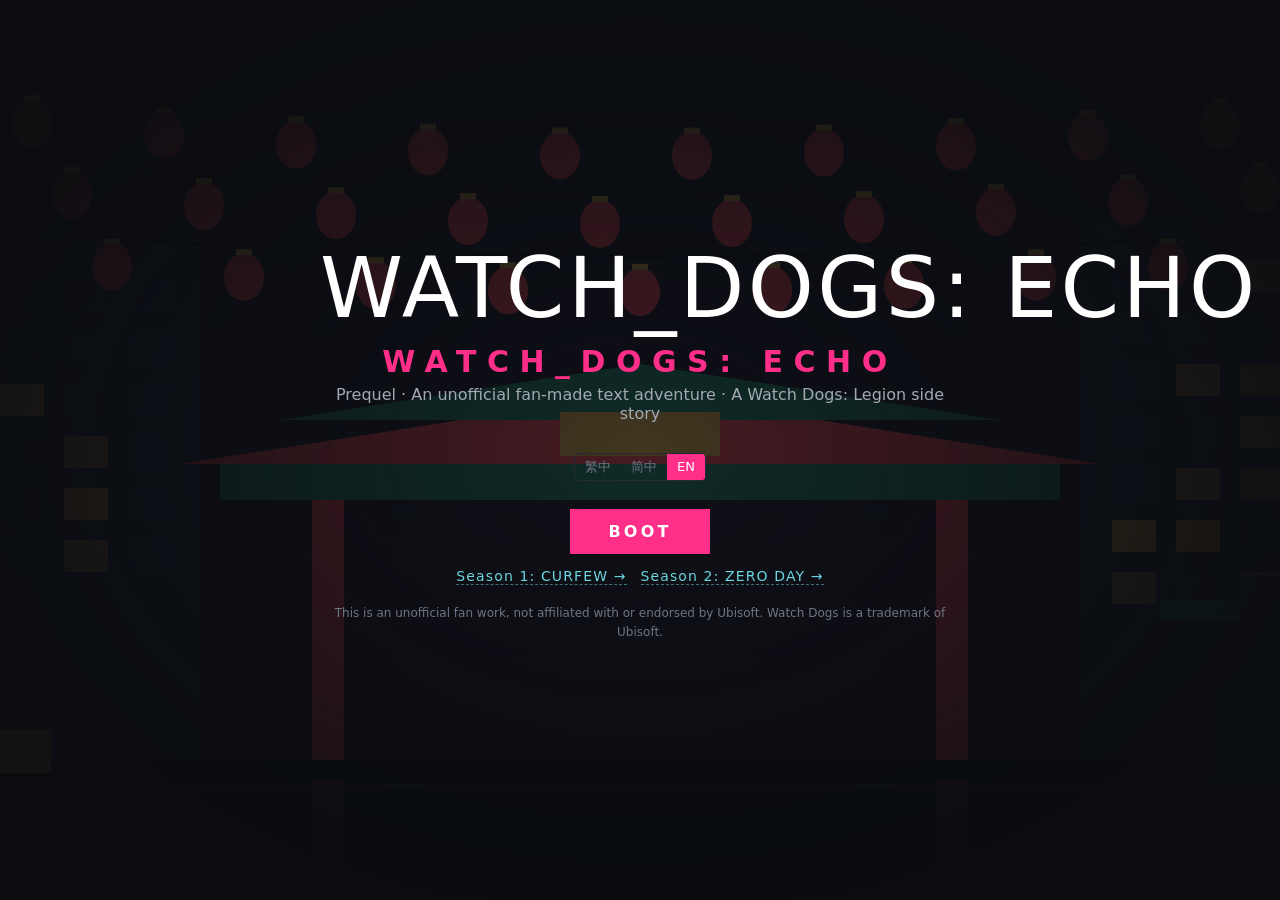
<file: index.html>
<!doctype html>
<html lang="zh-Hant">
<head>
  <meta charset="utf-8">
  <meta name="viewport" content="width=device-width, initial-scale=1">
  <title>看門狗：殘響</title>
  <link rel="stylesheet" href="css/terminal.css">
</head>
<body>
  <section id="title" class="title-screen">
    <div class="title-art" id="title-art" aria-hidden="true"></div>
    <div class="title-box">
      <div class="glitch" data-text="WATCH_DOGS: ECHO">WATCH_DOGS: ECHO</div>
      <h1 data-i18n="ui.title"></h1>
      <p class="subtitle" data-i18n="ui.subtitle"></p>
      <div class="lang-switch" role="group" aria-label="Language">
        <button type="button" data-lang="zh-Hant">繁中</button>
        <button type="button" data-lang="zh-Hans">简中</button>
        <button type="button" data-lang="en">EN</button>
      </div>
      <div class="title-actions">
        <button type="button" id="btn-start" class="primary" data-i18n="ui.start"></button>
        <button type="button" id="btn-continue" data-i18n="ui.continue" hidden></button>
      </div>
      <p class="season-link"><a href="s2.html" data-i18n="ui.season2"></a>　<a href="s3.html" data-i18n="ui.season3"></a></p>
      <p class="disclaimer" data-i18n="ui.disclaimer"></p>
    </div>
  </section>

  <main id="game" hidden>
    <!-- 舞台：場景插畫、地點、隊伍、演出 -->
    <section id="stage">
      <div id="art-wrap">
        <div id="art"></div>
        <div class="stage-shade" aria-hidden="true"></div>
        <div class="stage-top">
          <span class="node-dot" aria-hidden="true"></span>
          <span id="stage-tag"></span>
        </div>
        <div id="fx-layer"></div>
      </div>
      <!-- 檔案區：大字地點、隊伍、Profiler 人物卡 -->
      <div id="dossier">
        <div class="dossier-loc">
          <div id="stage-loc"></div>
          <div id="stage-sub"></div>
        </div>
        <div id="party"></div>
        <div id="pcard-dock"></div>
      </div>
    </section>

    <!-- 故事：狀態列、文字、指令 -->
    <section id="story">
      <header class="hud">
        <div class="hud-top">
          <span id="hud-loc"></span>
          <span class="spacer"></span>
          <span id="hud-actor" class="actor present-only" hidden></span>
          <button type="button" id="btn-sound" class="icon-btn" aria-label="Sound"></button>
          <div class="lang-switch" role="group" aria-label="Language">
            <button type="button" data-lang="zh-Hant">繁</button>
            <button type="button" data-lang="zh-Hans">简</button>
            <button type="button" data-lang="en">EN</button>
          </div>
          <button type="button" id="btn-menu" data-i18n="ui.menu"></button>
        </div>
        <div class="hud-stats">
          <div class="stat present-only"><span class="label" data-i18n="hud.bandwidth"></span><span id="hud-bw" class="pips"></span></div>
          <div class="stat present-only"><span class="label" data-i18n="hud.exposure"></span><span class="bar exp"><i id="hud-exp-bar"></i></span><span id="hud-exp" class="val"></span></div>
          <div class="stat present-only"><span class="label" id="hud-meter-label"></span><span class="bar trace"><i id="hud-trace-bar"></i><b class="mark" id="hud-trace-mark"></b></span><span id="hud-trace" class="val"></span></div>
          <div class="stat memory-only sync-stat"><span class="label" data-i18n="hud.sync"></span><span class="bar sync"><i id="hud-sync-bar"></i><b class="mark"></b></span><span id="hud-sync" class="val"></span></div>
          <div class="stat"><span class="label" data-i18n="hud.bleed"></span><span id="hud-bleed" class="val"></span></div>
        </div>
      </header>

      <div id="log" class="log"></div>

      <footer class="console">
        <div id="goals" class="goals" hidden></div>
        <div id="chips" class="chips"></div>
        <form id="cmd-form" autocomplete="off">
          <span class="prompt" aria-hidden="true">&gt;</span>
          <input id="cmd" type="text" spellcheck="false" data-i18n-placeholder="ui.placeholder" aria-label="Command">
          <button type="submit" data-i18n="ui.send"></button>
        </form>
      </footer>
    </section>
  </main>

  <!-- 全螢幕演出：標題卡、獨白、同步崩塌、結局 -->
  <div id="cine" class="cine" aria-live="polite"></div>

  <!-- 引擎 -->
  <script src="js/engine/i18n.js"></script>
  <script src="js/engine/state.js"></script>
  <script src="js/engine/parser.js"></script>
  <script src="js/engine/scene.js"></script>
  <script src="js/engine/save.js"></script>
  <!-- 內容 -->
  <script src="content/commands.js"></script>
  <script src="content/locales/zh-Hant.js"></script>
  <script src="content/locales/zh-Hans.js"></script>
  <script src="content/locales/en.js"></script>
  <script src="content/locales/zh-Hant.part2.js"></script>
  <script src="content/locales/zh-Hans.part2.js"></script>
  <script src="content/locales/en.part2.js"></script>
  <script src="content/locales/part3.js"></script>
  <script src="content/locales/goals.js"></script>
  <script src="content/scenes/prologue.js"></script>
  <script src="content/scenes/memory-maya.js"></script>
  <script src="content/scenes/chinatown.js"></script>
  <script src="content/scenes/memory-homan.js"></script>
  <script src="content/scenes/chapter3.js"></script>
  <script src="content/scenes/memory-eileen.js"></script>
  <script src="content/scenes/finale.js"></script>
  <script src="content/dev-routes.js"></script>
  <!-- 介面 -->
  <script src="js/ui/art.js"></script>
  <script src="js/ui/sfx.js"></script>
  <script src="js/ui/fx.js"></script>
  <script src="js/ui/terminal.js"></script>
  <script src="js/main.js"></script>
</body>
</html>
</file>
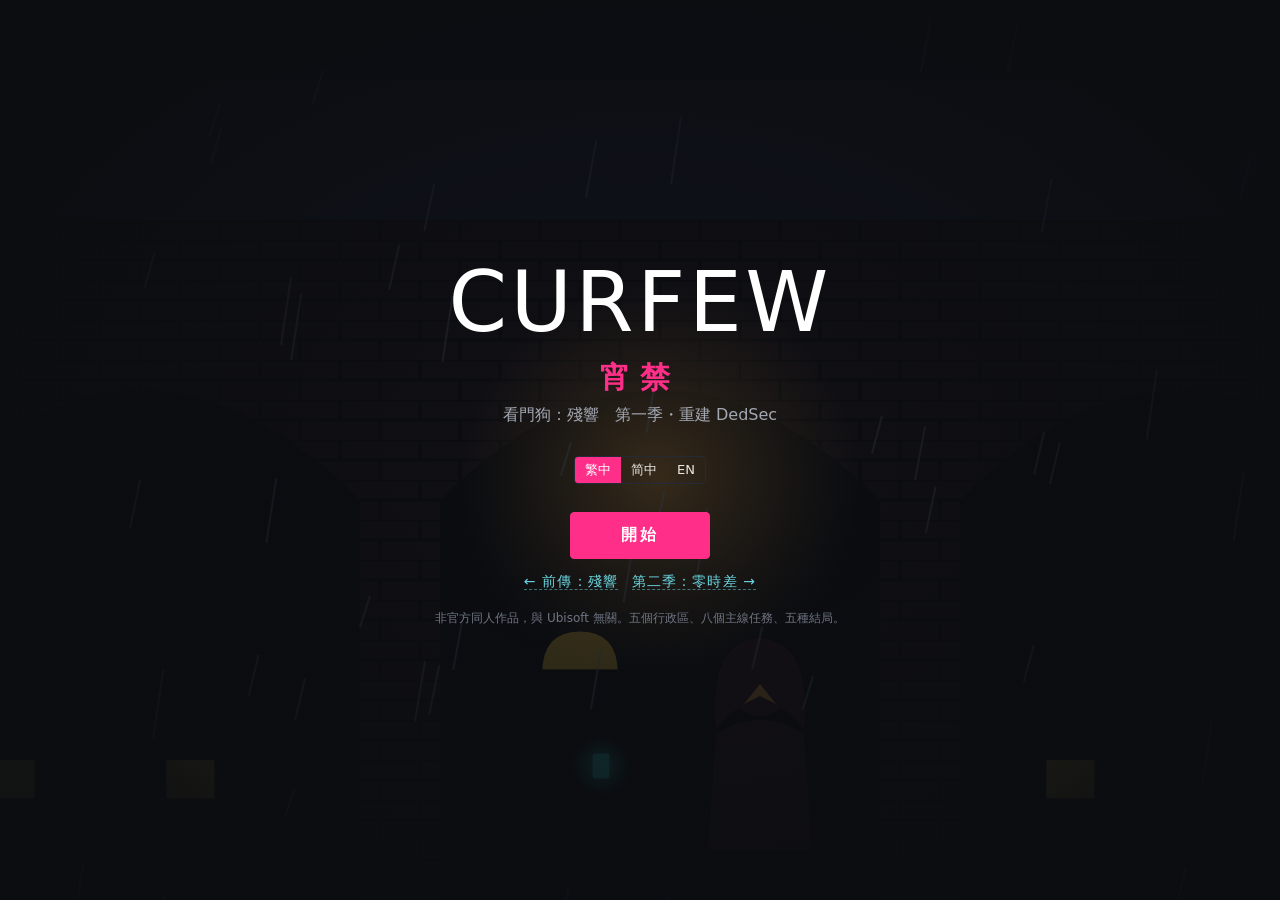
<file: s2.html>
<!doctype html>
<html lang="zh-Hant">
<head>
  <meta charset="utf-8">
  <meta name="viewport" content="width=device-width, initial-scale=1">
  <title>宵禁 CURFEW</title>
  <link rel="stylesheet" href="css/terminal.css">
  <link rel="stylesheet" href="css/s2.css">
</head>
<body class="s2">
  <!-- 標題畫面 -->
  <section id="s2-title" class="title-screen">
    <div class="title-art" id="s2-title-art" aria-hidden="true"></div>
    <div class="title-box">
      <div class="glitch" data-text="CURFEW">CURFEW</div>
      <h1 data-i18n="s2.ui.title"></h1>
      <p class="subtitle" data-i18n="s2.ui.subtitle"></p>
      <div class="lang-switch" role="group" aria-label="Language">
        <button type="button" data-lang="zh-Hant">繁中</button>
        <button type="button" data-lang="zh-Hans">简中</button>
        <button type="button" data-lang="en">EN</button>
      </div>
      <div class="title-actions">
        <button type="button" id="s2-start" class="primary" data-i18n="s2.ui.start"></button>
        <button type="button" id="s2-continue" data-i18n="s2.ui.continue" hidden></button>
      </div>
      <p class="season-link"><a href="index.html" data-i18n="s2.ui.season1"></a>　<a href="s3.html" data-i18n="s2.ui.season3"></a></p>
      <p class="disclaimer" data-i18n="s2.ui.disclaimer"></p>
    </div>
  </section>

  <div id="s2-game" hidden>
    <!-- 頂端：夜晚、民心、熱度、監控塔 -->
    <header class="s2-top">
      <div class="s2-brand"><b>CURFEW</b><span data-i18n="s2.ui.title"></span></div>
      <div class="s2-meters">
        <div class="s2-meter"><span id="m-night"></span></div>
        <div class="s2-meter support" data-act="info" data-k="support"><span class="label" data-i18n="s2.ui.support"></span><span class="bar"><i id="m-support"></i></span><b id="m-support-v"></b></div>
        <div class="s2-meter heat" data-act="info" data-k="heat"><span class="label" data-i18n="s2.ui.heat"></span><span class="bar"><i id="m-heat"></i></span><b id="m-heat-v"></b></div>
        <div class="s2-meter towers" data-act="info" data-k="towers"><span class="label" data-i18n="s2.ui.towers"></span><b id="m-towers"></b></div>
        <div class="s2-meter world"><span id="m-world" class="world-chip"></span></div>
      </div>
      <div class="s2-tools">
        <button type="button" id="s2-sound" class="icon-btn"></button>
        <div class="lang-switch" role="group" aria-label="Language">
          <button type="button" data-lang="zh-Hant">繁</button>
          <button type="button" data-lang="zh-Hans">简</button>
          <button type="button" data-lang="en">EN</button>
        </div>
        <button type="button" id="s2-new" data-i18n="s2.ui.newRun"></button>
      </div>
    </header>

    <div class="s2-layout">
      <main id="s2-main"></main>
      <aside id="s2-side">
        <section class="side-block">
          <h3><span data-i18n="s2.ui.team"></span><small id="s2-beds"></small></h3>
          <div id="s2-team"></div>
        </section>
        <section class="side-block log-block">
          <h3 data-i18n="s2.ui.log"></h3>
          <div id="s2-log"></div>
        </section>
      </aside>
    </div>
  </div>

  <!-- 事件、反應和人物檔案的對話框 -->
  <div id="s2-modal" class="s2-modal" hidden></div>
  <!-- 全螢幕演出 -->
  <div id="cine" class="cine" aria-live="polite"></div>

  <script src="js/engine/i18n.js"></script>
  <script src="js/engine/state.js"></script>
  <script src="js/engine/parser.js"></script>
  <script src="js/engine/scene.js"></script>
  <script src="js/engine/save.js"></script>
  <script src="js/engine/rng.js"></script>
  <script src="js/engine/people.js"></script>
  <script src="js/engine/roster.js"></script>
  <script src="js/engine/mission.js"></script>
  <script src="js/engine/night.js"></script>
  <script src="js/engine/puzzle.js"></script>
  <script src="js/engine/tactics.js"></script>
  <script src="js/engine/days.js"></script>
  <script src="content-s2/people.js"></script>
  <script src="content-s2/ops.js"></script>
  <script src="content-s2/maps.js"></script>
  <script src="content-s2/tutorial.js"></script>
  <script src="content-s2/days.js"></script>
  <script src="content-s2/locales.js"></script>
  <script src="content-s2/campaign-locales.js"></script>
  <script src="content-s2/tactics-locales.js"></script>
  <script src="content-s2/cards-locales.js"></script>
  <script src="content-s2/tutorial-locales.js"></script>
  <script src="content-s2/days-locales.js"></script>
  <script src="content-s2/jobs-locales.js"></script>
  <script src="content-s2/help-locales.js"></script>
  <script src="content-s2/cameo-locales.js"></script>
  <script src="content/commands.js"></script>
  <script src="content-s2/story-locales.js"></script>
  <script src="content-s2/goals-locales.js"></script>
  <script src="content-s2/scenes/common.js"></script>
  <script src="content-s2/scenes/m1-lights-out.js"></script>
  <script src="content-s2/m2-locales.js"></script>
  <script src="content-s2/scenes/m2-curfew-night.js"></script>
  <script src="content-s2/m3-locales.js"></script>
  <script src="content-s2/scenes/m3-high-threat.js"></script>
  <script src="content-s2/m4-locales.js"></script>
  <script src="content-s2/scenes/m4-inside-man.js"></script>
  <script src="content-s2/m5-locales.js"></script>
  <script src="content-s2/scenes/m5-tunnels.js"></script>
  <script src="content-s2/m6-locales.js"></script>
  <script src="content-s2/scenes/m6-meeting.js"></script>
  <script src="content-s2/m7-locales.js"></script>
  <script src="content-s2/scenes/m7-blackout.js"></script>
  <script src="content-s2/m8-locales.js"></script>
  <script src="content-s2/scenes/m8-airspace.js"></script>
  <script src="js/ui/art.js"></script>
  <script src="js/ui/sfx.js"></script>
  <script src="js/ui/fx.js"></script>
  <script src="js/ui/faces.js"></script>
  <script src="js/ui/tactics.js"></script>
  <script src="js/ui/s2.js"></script>
</body>
</html>
</file>
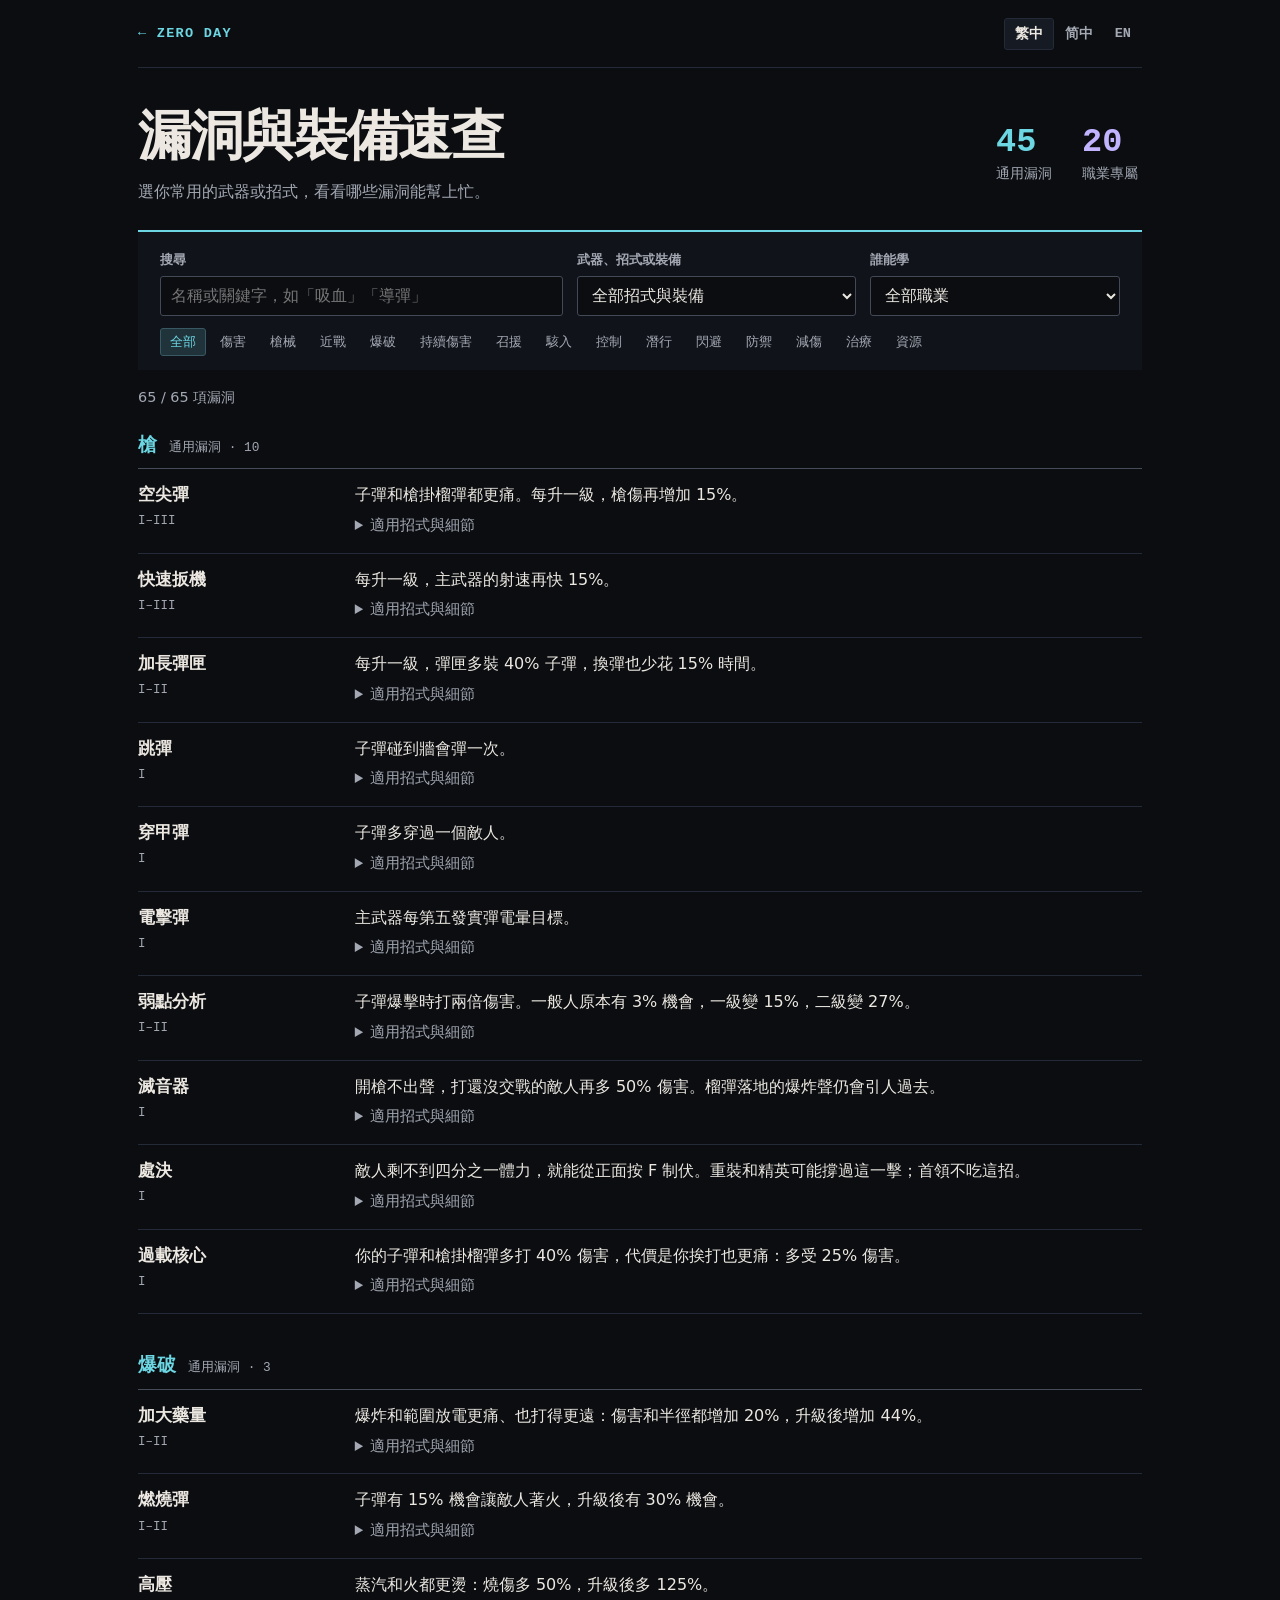
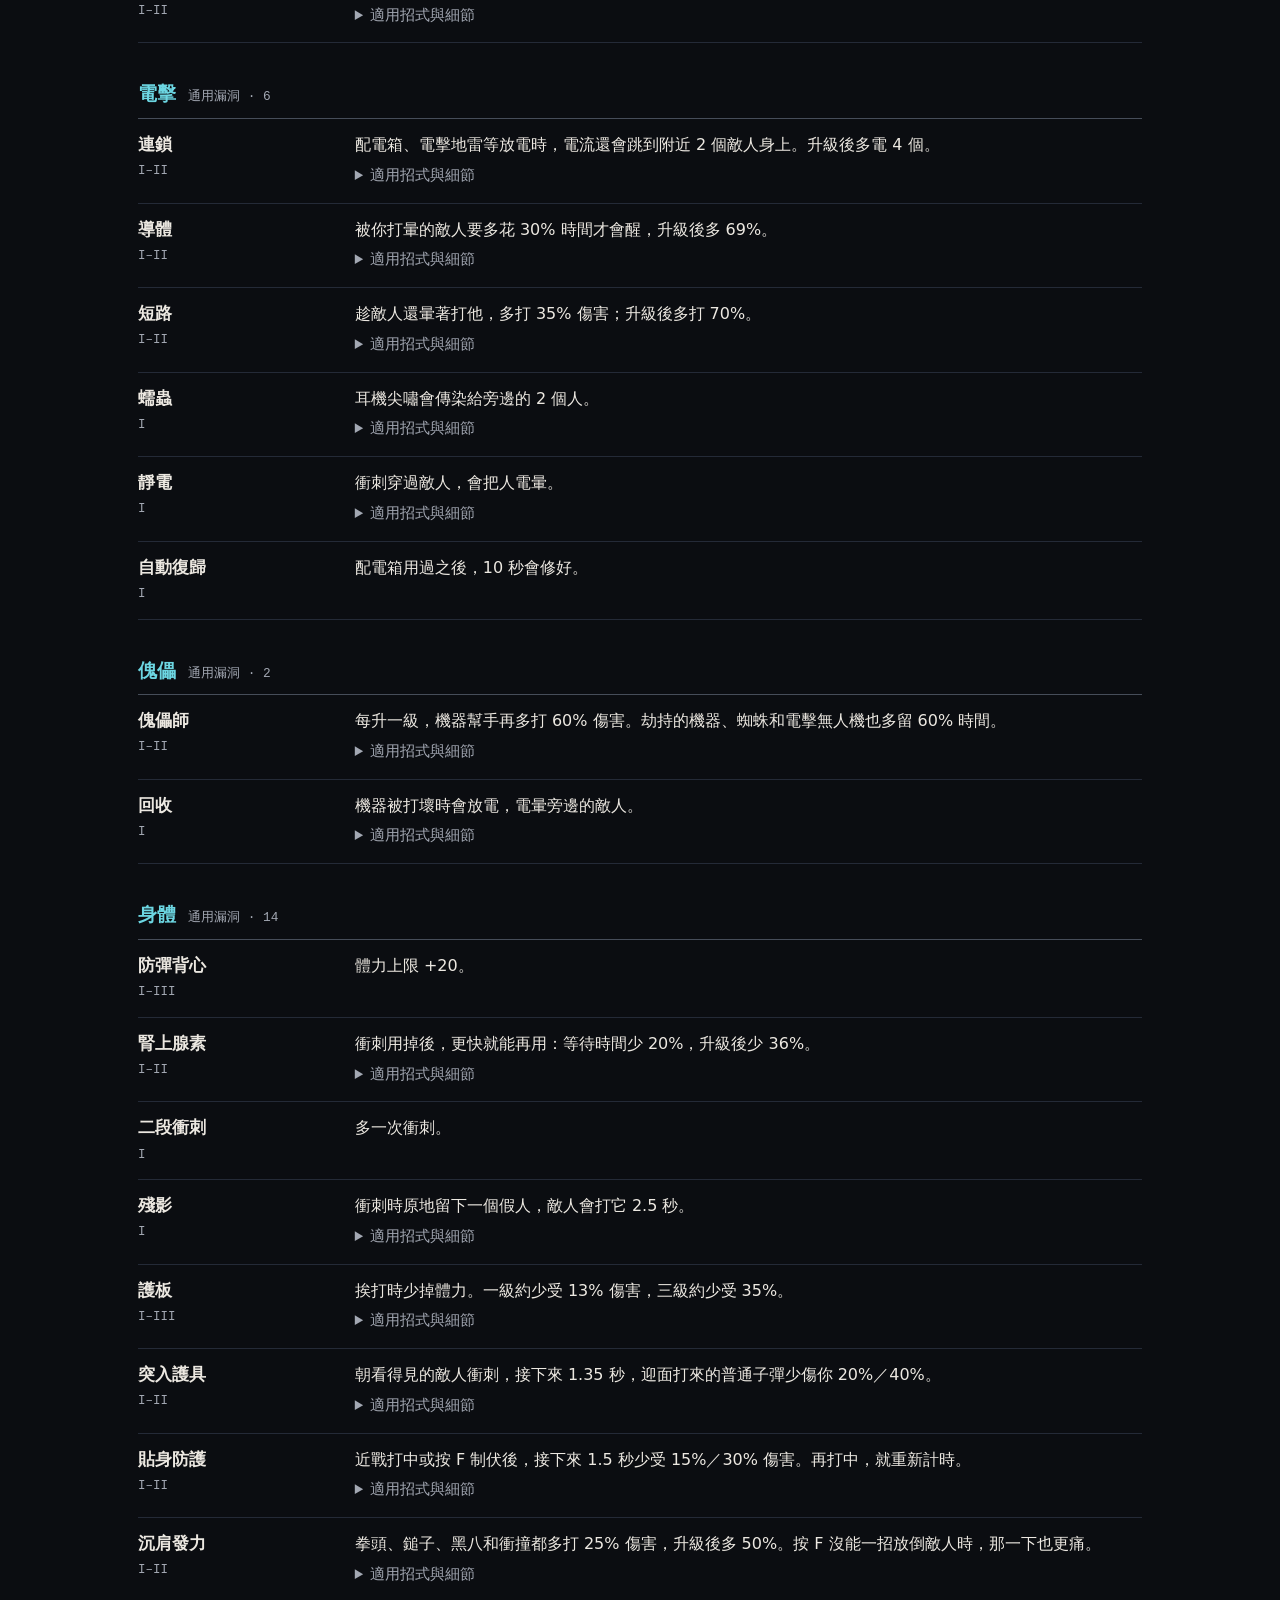
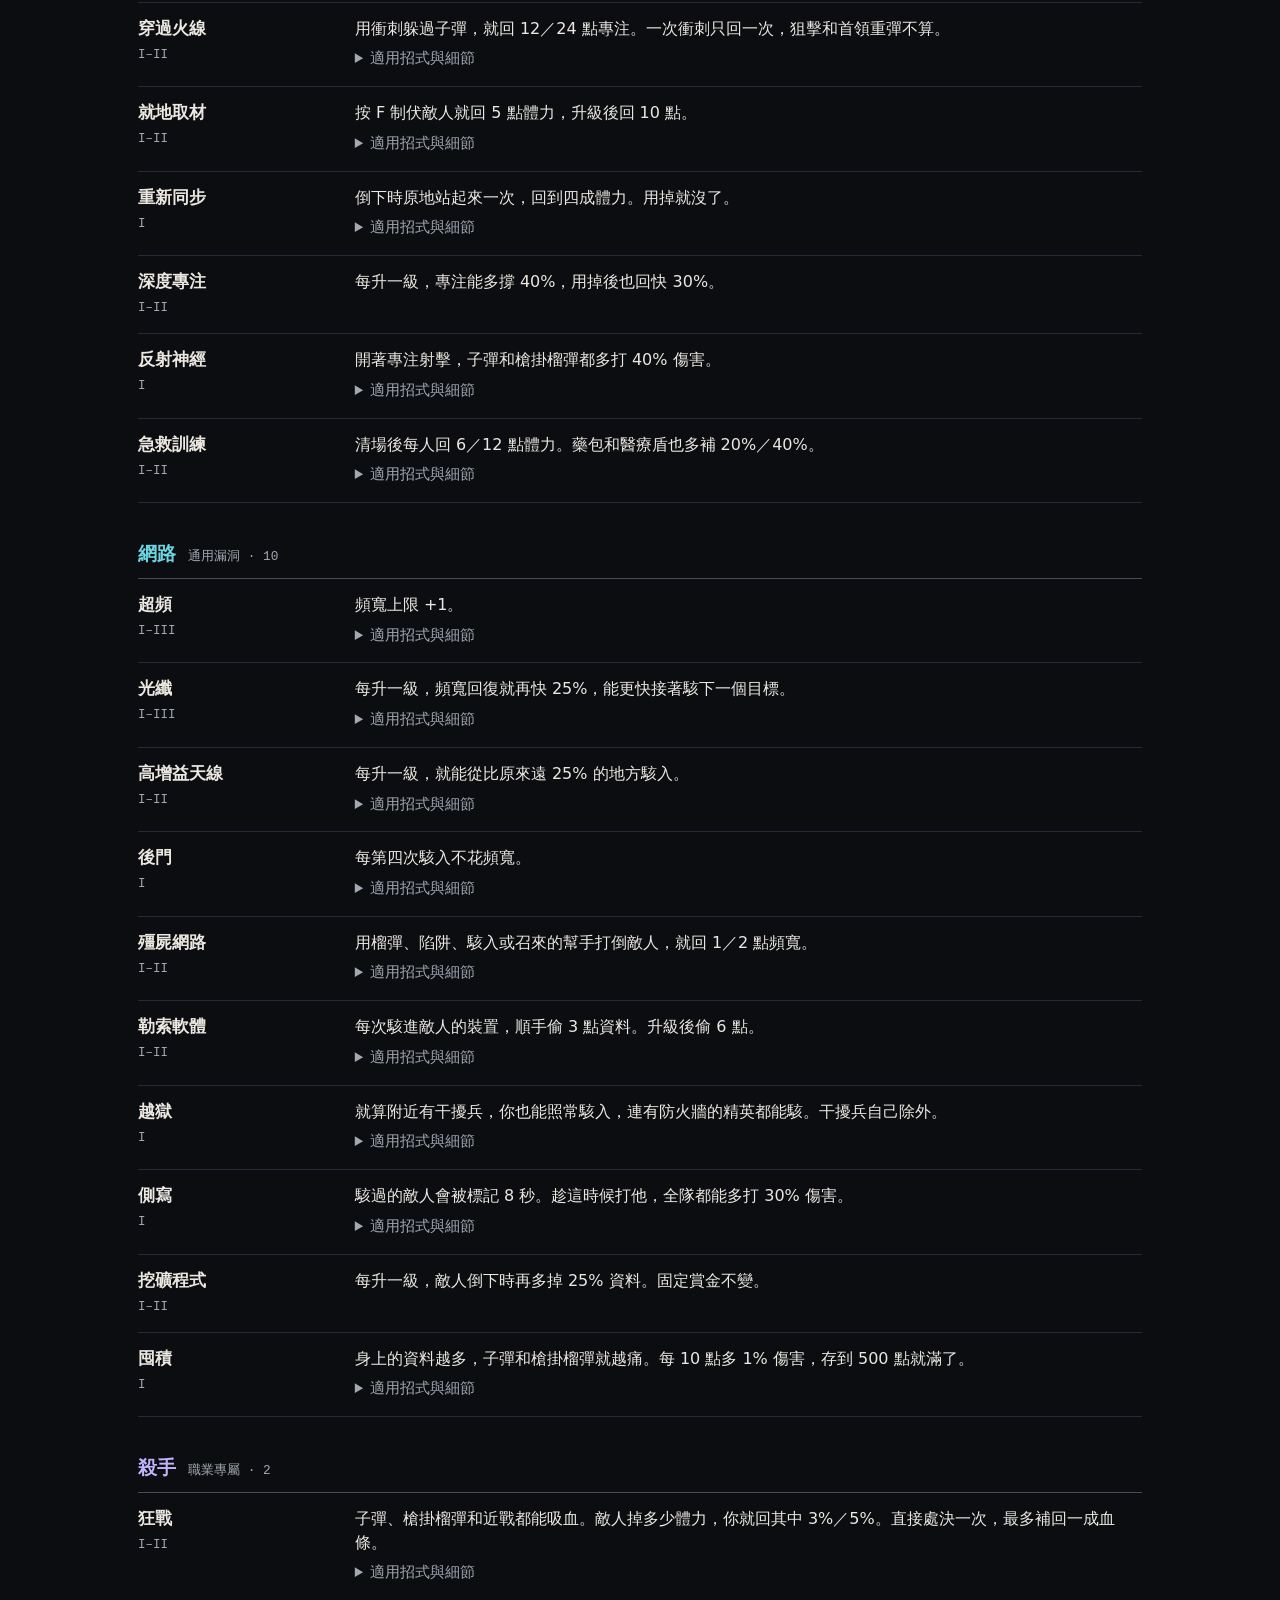
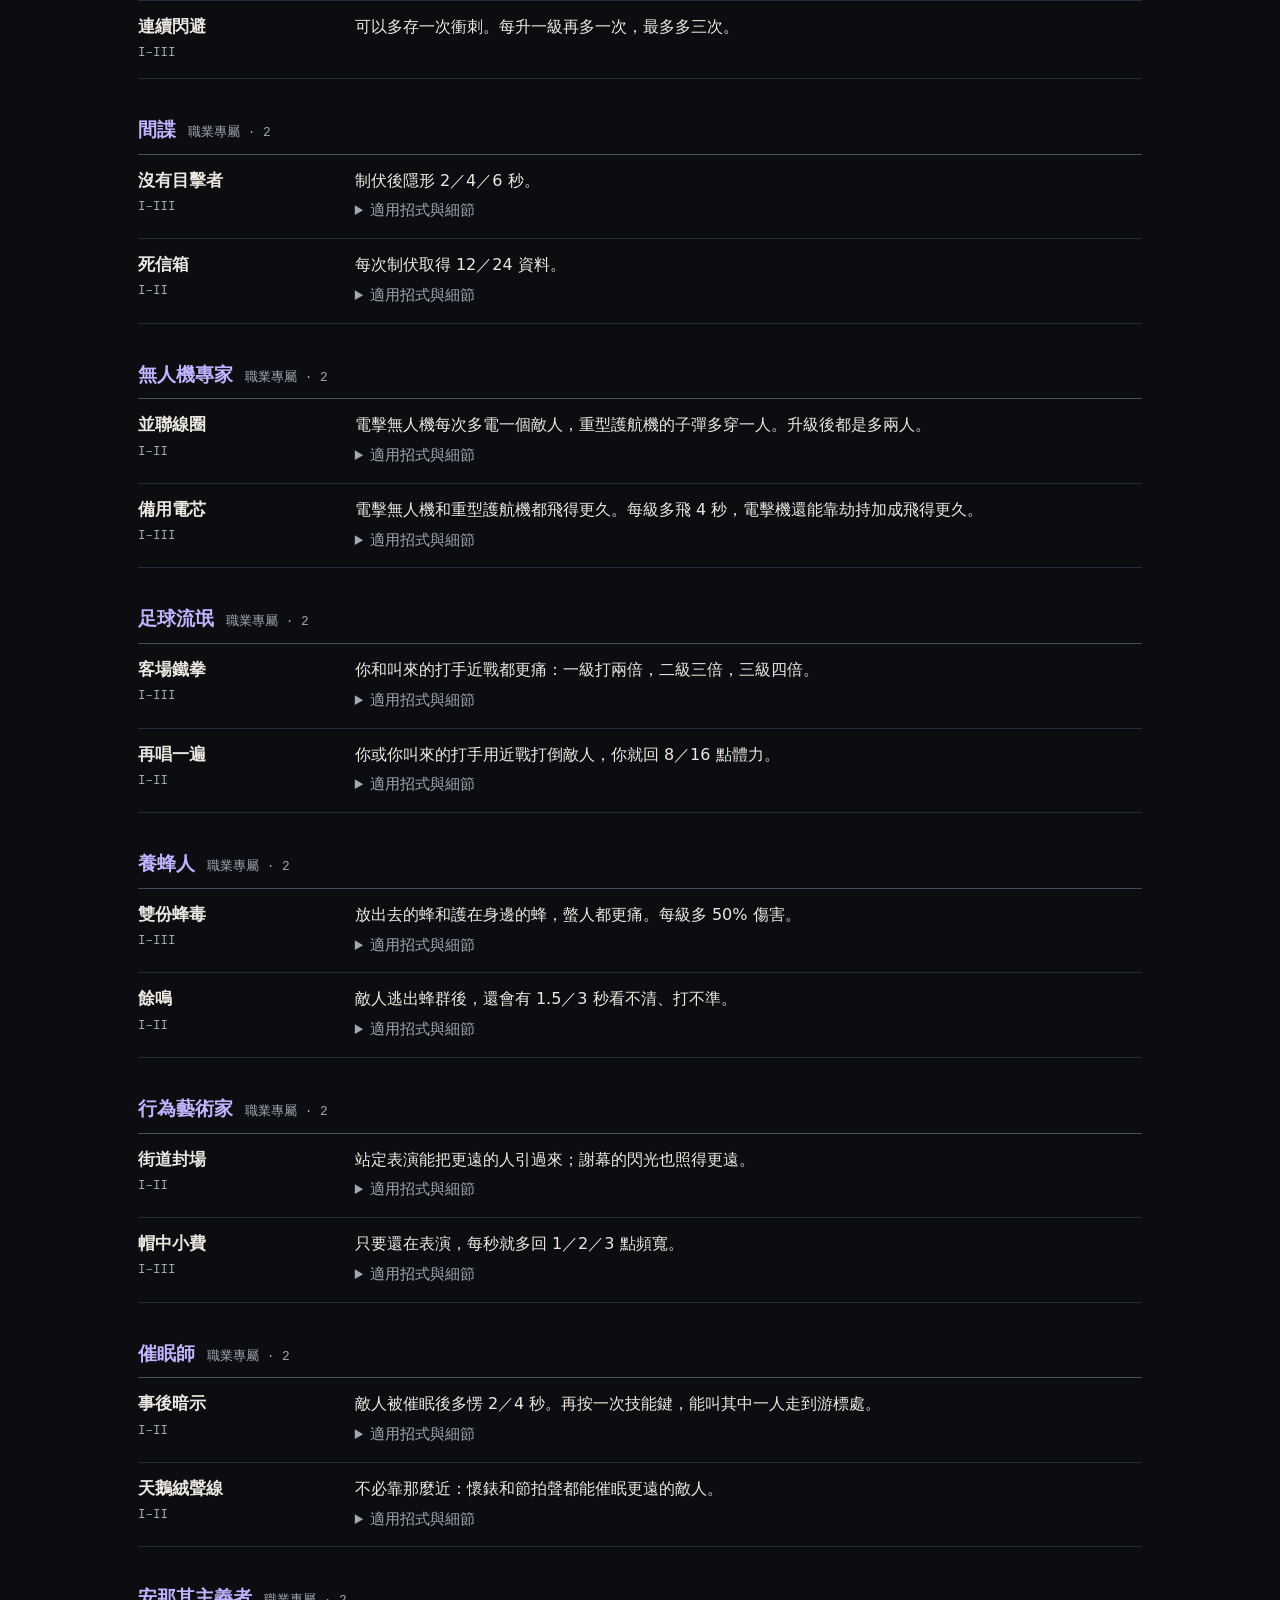
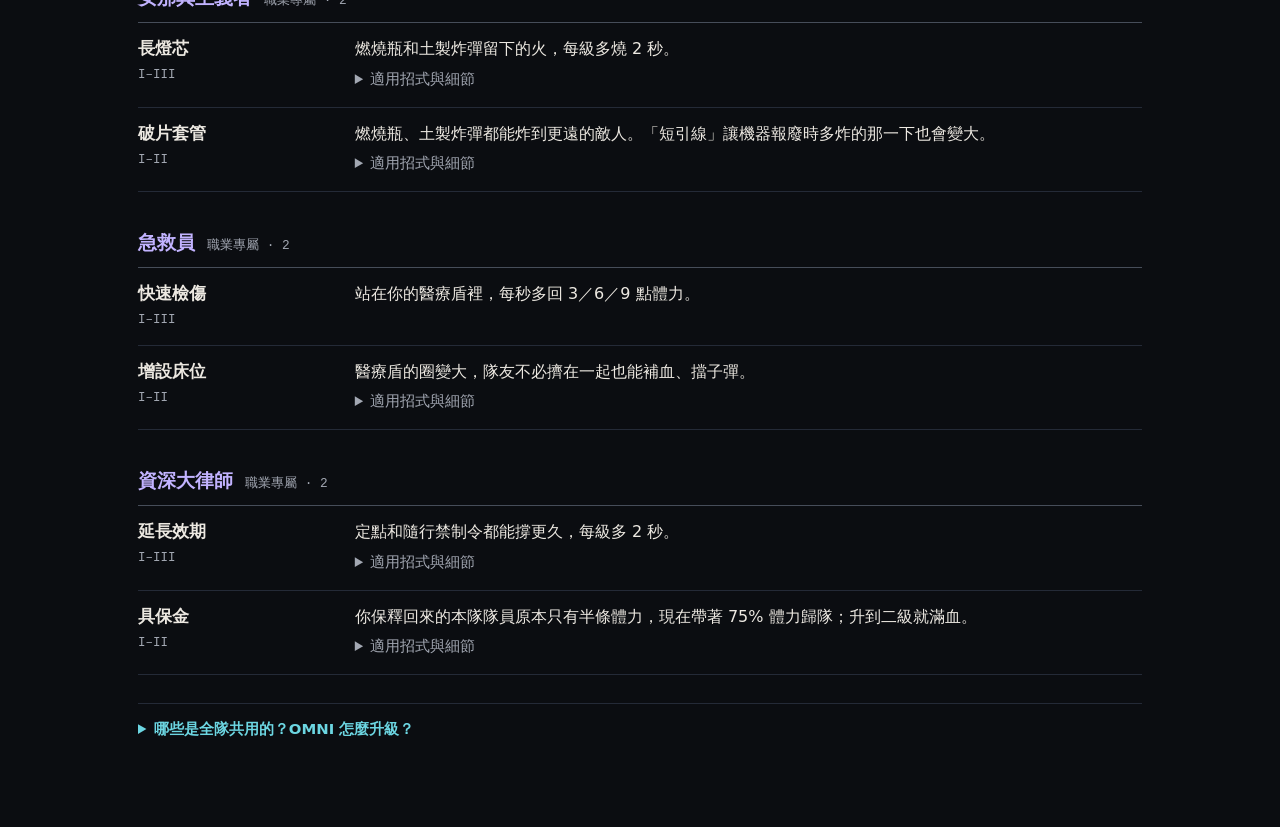
<file: s3-loadouts.html>
<!doctype html>
<html lang="zh-Hant">
<head>
  <meta charset="utf-8">
  <meta name="viewport" content="width=device-width, initial-scale=1">
  <title>漏洞與裝備速查 · ZERO DAY</title>
  <link rel="stylesheet" href="css/terminal.css">
  <link rel="stylesheet" href="css/s3-loadouts.css">
</head>
<body>
  <main class="manual">
    <header class="mast"><a id="game" href="s3.html">← ZERO DAY</a><nav aria-label="Language"><button data-lang="zh-Hant">繁中</button><button data-lang="zh-Hans">简中</button><button data-lang="en">EN</button></nav></header>
    <section class="intro">
      <div><h1 id="title"></h1><p id="intro"></p></div>
      <div class="totals"><div><strong id="shared-count"></strong><span id="shared-label"></span></div><div><strong id="private-count"></strong><span id="private-label"></span></div></div>
    </section>
    <section class="tools">
      <div class="inputs"><label><span id="q-label"></span><input id="query" type="search" autocomplete="off"></label><label><span id="action-label"></span><select id="action"></select></label><label><span id="owner-label"></span><select id="owner"></select></label></div>
      <div class="facets" id="facets" role="group"></div>
    </section>
    <section id="gear" class="gear" hidden></section>
    <div class="readout"><span id="count" role="status"></span><button id="clear" hidden></button></div>
    <div id="entries"></div>
    <details class="rules"><summary id="rules-title"></summary><p id="rules-text"></p><p id="omni-text"></p></details>
  </main>
  <script src="js/engine/i18n.js"></script>
  <script src="content-s3/data.js"></script>
  <script src="content-s3/cast.js"></script>
  <script src="content-s3/operatives.js"></script>
  <script src="content-s3/locales.js"></script>
  <script src="content-s3/guide-locales.js"></script>
  <script src="content-s3/squad-locales.js"></script>
  <script src="content-s3/contacts-locales.js"></script>
  <script src="content-s3/loadout-index.js"></script>
  <script src="js/s3/loadout-guide.js"></script>
</body>
</html>
</file>
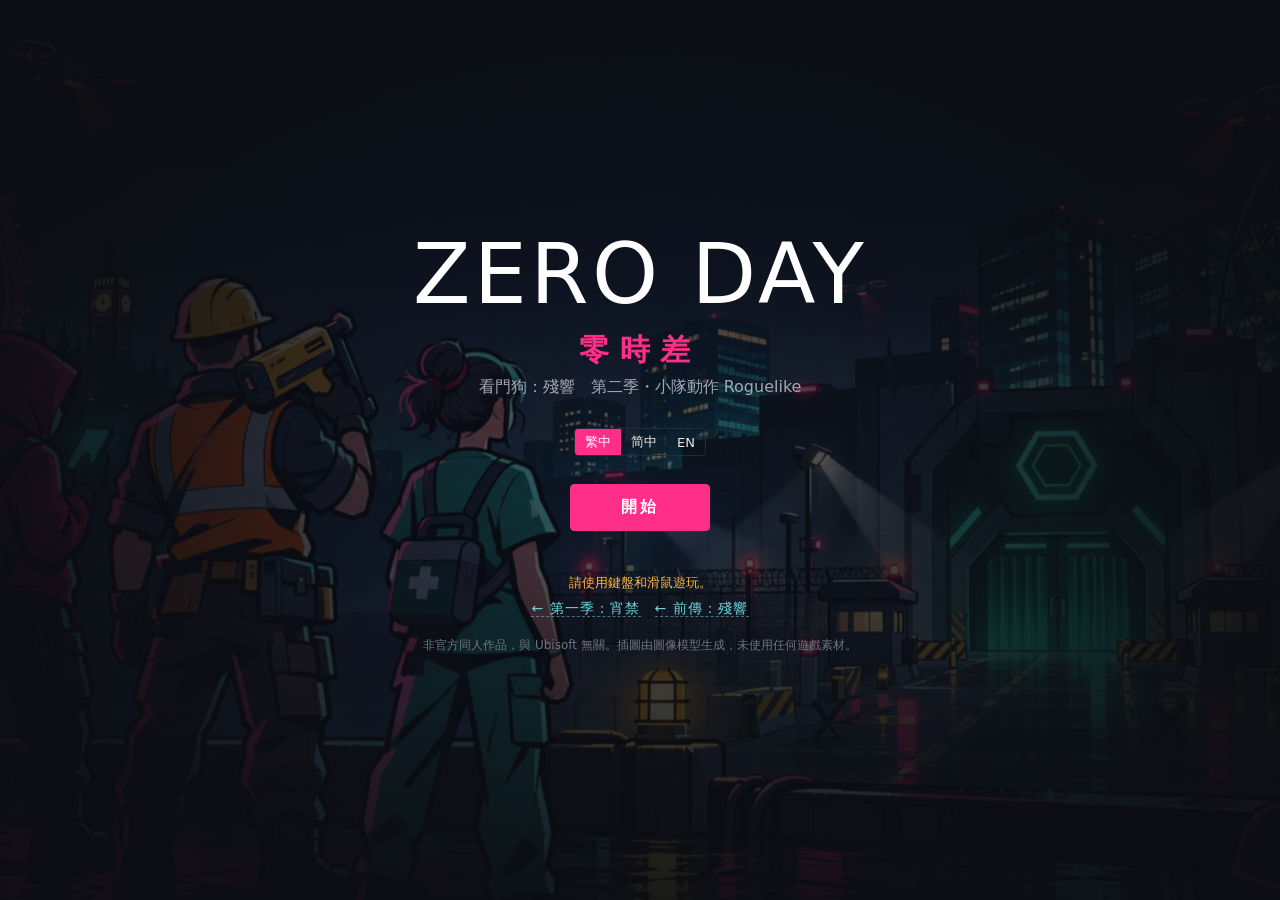
<file: s3.html>
<!doctype html>
<html lang="zh-Hant">
<head>
  <meta charset="utf-8">
  <meta name="viewport" content="width=device-width, initial-scale=1">
  <title>零時差 ZERO DAY</title>
  <link rel="stylesheet" href="css/terminal.css">
  <link rel="stylesheet" href="css/s3.css">
</head>
<body class="s3">
  <!-- 標題畫面 -->
  <section id="s3-title" class="title-screen">
    <div class="title-art" id="s3-title-art" aria-hidden="true"></div>
    <div class="title-box">
      <div class="glitch" data-text="ZERO DAY">ZERO DAY</div>
      <h1 data-i18n="s3.ui.title"></h1>
      <p class="subtitle" data-i18n="s3.ui.subtitle"></p>
      <div class="lang-switch" role="group" aria-label="Language">
        <button type="button" data-lang="zh-Hant">繁中</button>
        <button type="button" data-lang="zh-Hans">简中</button>
        <button type="button" data-lang="en">EN</button>
      </div>
      <div class="title-actions">
        <button type="button" id="s3-continue" class="primary" data-i18n="s3.ui.continue" hidden></button>
        <button type="button" id="s3-start" class="primary" data-i18n="s3.ui.start"></button>
      </div>
      <div id="s3-loading" hidden><div class="loading-bar"><i id="s3-loading-bar"></i></div><span id="s3-loading-text"></span></div>
      <p id="omni-record" class="record" hidden></p>
      <p id="s3-echoes" class="record"></p>
      <p class="desktop-note" data-i18n="s3.ui.desktop"></p>
      <p class="season-link"><a href="s2.html" data-i18n="s3.ui.season2"></a>　<a href="index.html" data-i18n="s3.ui.season1"></a></p>
      <p class="disclaimer" data-i18n="s3.ui.disclaimer"></p>
    </div>
  </section>

  <!-- 安全屋：名冊、今晚的小隊、想加入的人、永久強化 -->
  <section id="s3-lobby" hidden>
    <header class="lobby-top">
      <div>
        <h2 data-i18n="s3.ui.lobby.title"></h2>
        <p class="dim" data-i18n="s3.ui.lobby.hint"></p>
      </div>
      <div class="lobby-tools">
        <a class="loadout-link" id="s3-loadout-link" href="s3-loadouts.html" target="_blank" rel="noopener" data-i18n="s3.loadout.open"></a>
        <button type="button" id="s3-lobby-back" class="ghost" data-i18n="s3.ui.back"></button>
      </div>
    </header>
    <div id="s3-hub" class="hub"></div>
    <div id="omni-station" hidden></div>
    <section id="s3-deployment" class="deployment lobby-block"></section>
    <div id="s3-roster" class="lobby-block"></div>
    <div id="s3-vols" class="lobby-block"></div>
    <details id="s3-contacts" class="lobby-block"><summary></summary><p></p></details>
    <div id="s3-perks" class="perks"></div>
    <div id="s3-squadbar" class="squadbar"></div>
  </section>

  <!-- 戰鬥：畫面是 canvas，狀態列疊在上面 -->
  <div id="s3-game" hidden>
    <div id="s3-stage" data-fit>
      <div id="s3-frame">
        <canvas id="s3-canvas"></canvas>
        <div id="s3-hud">
          <div class="hud-tl">
            <div class="hud-me">
              <div id="h-face"></div>
              <div class="hud-bars">
                <div id="h-name"></div>
                <div class="bar hp"><i id="h-hp"></i><b id="h-hp-v"></b></div>
                <div id="h-bw" class="pips"></div>
                <div id="h-focus-box" class="bar focus"><i id="h-focus"></i></div>
              </div>
            </div>
            <div id="h-squad" class="squad"></div>
            <div id="h-orders"></div>
          </div>
          <div class="hud-tc">
            <div id="h-boss" class="boss"><span id="h-boss-n"></span><div class="bar"><i id="h-boss-hp"></i></div></div>
          </div>
          <div id="omni-signal" hidden></div>
          <div id="h-status" class="status"></div>
          <div class="hud-tr">
            <span id="h-room"></span>
            <b id="h-data"></b>
            <button type="button" id="s3-sound" class="icon-btn" aria-label="Sound"></button>
            <button type="button" id="s3-pause" class="icon-btn" aria-label="Pause">Ⅱ</button>
          </div>
          <div id="s3-comms"></div>
          <div class="hud-bl">
            <div class="weapon"><span id="h-weapon"></span><b id="h-ammo"></b></div>
            <div id="h-dash" class="dash"></div>
            <div id="h-gad" class="gads"></div>
          </div>
        </div>
        <div id="s3-toast"></div>
      </div>
    </div>
  </div>

  <!-- 獎勵、黑市、維修間、事件、路線、暫停、結算 -->
  <div id="s3-modal" class="s3-modal" hidden></div>

  <!-- 劇情對話：首領登場的時候後面是整張插圖 -->
  <div id="s3-talk" hidden>
    <div id="talk-bg"></div>
    <div id="talk-banner"></div>
    <div id="talk-box" class="talk-box">
      <div id="talk-face"></div>
      <div class="talk-body"><b id="talk-who"></b><p id="talk-text"></p></div>
      <span class="talk-next" data-i18n="s3.talk.next"></span>
    </div>
  </div>

  <script src="js/engine/i18n.js"></script>
  <script src="js/engine/save.js"></script>
  <script src="js/engine/rng.js"></script>
  <script src="js/engine/people.js"></script>
  <script src="content-s2/people.js"></script>
  <script src="content-s3/data.js"></script>
  <script src="content-s3/cast.js"></script>
  <script src="content-s3/operatives.js"></script>
  <script src="content-s3/story.js"></script>
  <script src="content-s3/locales.js"></script>
  <script src="content-s3/guide-locales.js"></script>
  <script src="content-s3/squad-locales.js"></script>
  <script src="content-s3/story-locales.js"></script>
  <script src="content-s3/contacts-locales.js"></script>
  <script src="content-s3/omni-locales.js"></script>
  <script src="content-s3/atlas.js"></script>
  <script src="content-s3/portrait-parts.js"></script>
  <script src="js/s3/gen.js"></script>
  <script src="js/s3/sim.js"></script>
  <script src="js/s3/fireteam.js"></script>
  <script src="js/s3/field-skills.js"></script>
  <script src="js/s3/foes.js"></script>
  <script src="js/s3/run.js"></script>
  <script src="js/s3/omni.js"></script>
  <script src="js/s3/bot.js"></script>
  <script src="js/ui/art.js"></script>
  <script src="js/ui/sfx.js"></script>
  <script src="js/ui/faces.js"></script>
  <script src="js/s3/portraits.js"></script>
  <script src="js/s3/sounds.js"></script>
  <script src="js/s3/render.js"></script>
  <script src="js/s3/main.js"></script>
</body>
</html>
</file>
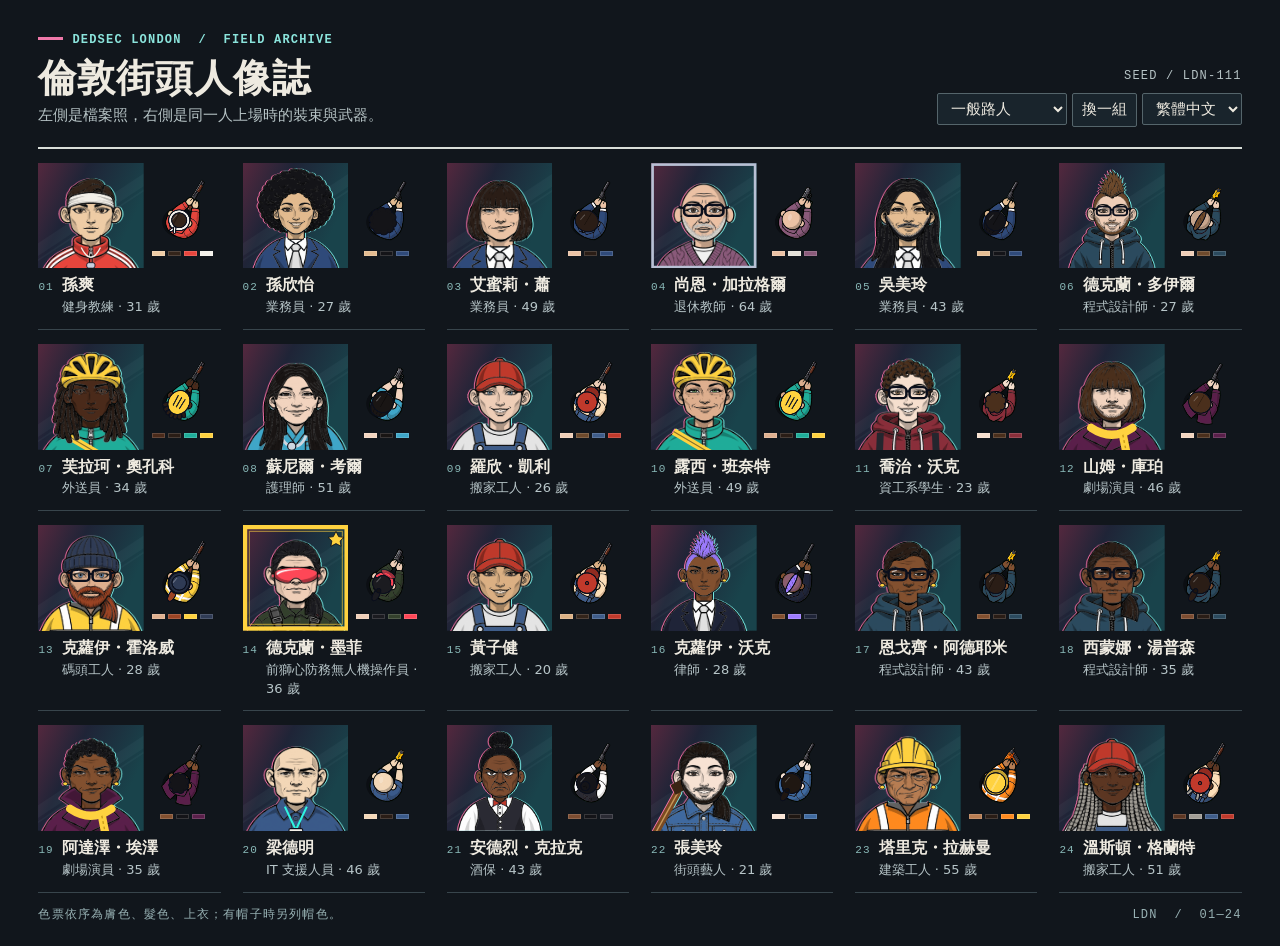
<file: tools/portrait-gallery.html>
<!doctype html>
<html lang="zh-Hant">
<head>
<meta charset="utf-8"><meta name="viewport" content="width=device-width,initial-scale=1">
<title>倫敦街頭人像誌</title>
<link rel="stylesheet" href="../css/s3.css">
<style>
  *{box-sizing:border-box} body{margin:0;background:#11161c;color:#eeeae0;font:15px/1.45 system-ui,"Microsoft JhengHei",sans-serif}
  main{max-width:1660px;margin:auto;padding:32px clamp(18px,3vw,52px) 22px} header{display:flex;align-items:end;justify-content:space-between;gap:18px;padding-bottom:20px;border-bottom:2px solid #d9ded8}
  .tag, .num, footer, .seed{font:12px/1.4 Consolas,monospace;letter-spacing:.10em} .tag{color:#8be4dc;font-weight:700} .tag:before{content:"";display:inline-block;width:25px;height:3px;margin:0 9px 3px 0;background:#ef78a9}
  h1{font-size:clamp(29px,3vw,48px);line-height:1.2;letter-spacing:.025em;margin:6px 0 4px} header p{margin:0;color:#b6c3c5}
  nav{text-align:right;flex-shrink:0}.seed{margin-bottom:8px;color:#b6c3c5} button,select{background:#19242c;border:1px solid #55656b;color:#eeeae0;border-radius:2px;padding:5px 9px;font:inherit} button{cursor:pointer}
  #grid{display:grid;grid-template-columns:repeat(6,minmax(0,1fr));gap:0 22px}.entry{margin:0;min-width:0;padding:14px 0 12px;border-bottom:1px solid #38454c}
  .pair{display:grid;grid-template-columns:58% 42%;align-items:center}.portrait svg{display:block;width:100%;height:auto}.field{text-align:center}.field canvas{width:100%;aspect-ratio:1;display:block}
  .chips{display:flex;justify-content:center;gap:3px}.chips i{width:13px;height:5px;box-shadow:inset 0 0 0 1px #ffffff26}
  figcaption{margin-top:7px;display:flex;gap:8px;align-items:baseline}.num{color:#89b8b7;font-size:11px}.name{font-weight:650;font-size:16px;line-height:1.3;overflow-wrap:anywhere}.job{margin-top:2px;font-size:13px;color:#b7c5c8}
  footer{display:flex;justify-content:space-between;gap:12px;padding-top:14px;color:#98b2b4}
  #grid.cast{grid-template-columns:repeat(auto-fit,minmax(186px,1fr));max-width:1080px}
  .cast .pair{grid-template-columns:1fr 88px}.cast .samples{display:flex;align-items:center;gap:9px}
  .heading{display:flex;align-items:center;gap:16px}.founder{margin:0;border-right:1px solid #45575d;padding-right:16px;flex:none}
  .founder img{width:76px;height:76px;display:block;border-radius:4px}.founder figcaption{display:block;margin-top:4px;color:#b8cfca;font-size:12px;text-align:center}
  @media(max-width:1140px){#grid{grid-template-columns:repeat(4,minmax(0,1fr))}}@media(max-width:720px){#grid{grid-template-columns:repeat(2,minmax(0,1fr));gap:0 14px}header{align-items:start;flex-direction:column}nav{text-align:left}footer{display:block}}
</style>
</head>
<body><main><header><div class="heading"><figure class="founder" hidden><img alt=""><figcaption></figcaption></figure><div><div class="tag">DEDSEC LONDON &nbsp;/&nbsp; FIELD ARCHIVE</div><h1></h1><p id="caption"></p></div></div>
<nav><div class="seed"></div><select id="cast"></select> <button type="button"></button> <select id="lang" aria-label="Language"><option value="tc">繁體中文</option><option value="sc">简体中文</option><option value="en">English</option></select></nav></header>
<section id="grid" aria-live="polite"></section><footer><span id="legend"></span><span>LDN &nbsp;/&nbsp; 01—24</span></footer></main>
<script src="../js/engine/rng.js"></script><script src="../js/engine/save.js"></script><script src="../js/engine/people.js"></script>
<script src="../content-s2/people.js"></script><script src="../content-s3/data.js"></script><script src="../content-s3/cast.js"></script><script src="../content-s3/operatives.js"></script>
<script src="../content-s3/atlas.js"></script><script src="../content-s3/portrait-parts.js"></script>
<script src="../js/ui/faces.js"></script><script src="../js/s3/portraits.js"></script><script src="../js/s3/sim.js"></script><script src="../js/s3/run.js"></script><script src="../js/s3/render.js"></script>
<script>
(async function (E) {
  const S = E.s3, $ = s => document.querySelector(s), q = new URLSearchParams(location.search);
  const seed = q.get('seed') || 'LDN-111', lang = ['tc','sc','en'].includes(q.get('lang')) ? q.get('lang') : 'tc';
  const job=q.get('cast'), cast=Array.isArray(S.ops.colleagues[job])?S.ops.colleagues[job]:null;
  const words = {
    tc:['倫敦街頭人像誌','左側是檔案照，右側是同一人上場時的裝束與武器。','換一組','色票依序為膚色、髮色、上衣；有帽子時另列帽色。','歲','紙娃娃圖集未載入'],
    sc:['伦敦街头人像志','左侧是档案照，右侧是同一人上场时的装束与武器。','换一组','色块依次为肤色、发色、上衣；有帽子时另列帽色。','岁','纸娃娃图集未载入'],
    en:['London field portraits','Each file portrait is paired with the same Londoner and their weapon in the field.','Another set','Swatches: skin, hair, clothing, then headwear if worn.','yr','Field sprite unavailable'],
  }[lang];
  document.documentElement.lang = {tc:'zh-Hant',sc:'zh-Hans',en:'en'}[lang];
  $('h1').textContent = document.title = words[0]; $('#caption').textContent = words[1]; $('button').textContent = words[2];
  $('#legend').textContent = words[3]; $('.seed').textContent = cast ? 'CAST / A—D' : 'SEED / ' + seed; $('#lang').value = lang;
  const change = (k,v) => { if(v)q.set(k,v);else q.delete(k);location.search = q; };
  $('button').onclick = () => change('seed', Math.random().toString(36).slice(2,8).toUpperCase());
  $('#lang').onchange = e => change('lang',e.target.value);
  const street={tc:'一般路人',sc:'普通路人',en:'Street recruits'}[lang];
  $('#cast').setAttribute('aria-label',{tc:'職業',sc:'职业',en:'Profession'}[lang]);
  $('#cast').add(new Option(street,''));
  for(const id of Object.keys(S.ops.colleagues))$('#cast').add(new Option(S.ops.profiles[id].name[lang],id));
  $('#cast').value=cast?job:'';$('#cast').onchange=e=>change('cast',e.target.value);
  if(cast){
    $('button').hidden=true;$('#grid').className='cast';$('footer span:last-child').textContent='LDN / A—D';
    const lead=S.ops.profiles[job], ref=$('.founder');
    ref.querySelector('img').src='../'+S.pictures[lead.portrait];
    ref.querySelector('img').alt=lead.fixedName[lang];
    ref.querySelector('figcaption').textContent={tc:'原聯絡人',sc:'原联系人',en:'First contact'}[lang];
    ref.hidden=false;$('h1').textContent=document.title=lead.name[lang];
    $('#caption').textContent={tc:'招募卡 76 px／小隊欄 30 px，右側是同一人上場的裝束。',sc:'招募卡 76 px／小队栏 30 px，右侧是同一人上场的装束。',en:'Recruit card at 76 px, squad portrait at 30 px, then the same person in the field.'}[lang];
  }
  const files = new Map(), url = p => '../' + p;
  S.assets = { url, img(p) {
    if (!files.has(p)) { const im = new Image(); im.src = url(p); files.set(p, im); }
    return files.get(p);
  } };
  S.portraits.prepare(S.assets.img); S.assets.img(S.atlas.doll.src);
  await Promise.all([...files.values()].map(im => im.decode().catch(() => {})));
  const districts = Object.keys(E.s2.people.districts), batch = document.createDocumentFragment();
  const people=cast?cast.map(d=>S.ops.colleague(d)):Array.from({length:24},(_,i)=>E.people.generate(seed,districts[i % districts.length],i));
  for (const [i,p] of people.entries()) {
    const L = cast?S.ops.lookOf(p):E.faces.look(p), mem = S.run.memberOf(p);
    const el = document.createElement('figure'); el.className = 'entry';
    const photos=cast?'<div class="samples"><div class="crew-face">'+S.portraits.face(p)+'</div><div class="slot-face">'+S.portraits.face(p,{round:true})+'</div></div>':
      '<div class="portrait">'+E.faces.of(p)+'</div>';
    el.innerHTML = '<div class="pair">' + photos + '<div class="field"><canvas width="200" height="200"></canvas><div class="chips"></div></div></div>'
      + '<figcaption><span class="num"></span><div><div class="name"></div><div class="job"></div></div></figcaption>';
    el.querySelector('.num').textContent = cast?cast[i].slot.toUpperCase():String(i+1).padStart(2,'0');
    el.querySelector('.name').textContent = E.people.name(p)[lang];
    el.querySelector('.job').textContent = L.job.name[lang] + ' · ' + S.ops.ageOf(p) + ' ' + words[4];
    for (const c of [L.skin, L.hairC, L.o.col, L.o.hat && (L.o.hatCol || L.o.col)].filter(Boolean)) {
      const sw = document.createElement('i'); sw.style.background = c; el.querySelector('.chips').append(sw);
    }
    const cv = el.querySelector('canvas');
    if (!S.render.previewDoll(cv,{person:p,weapon:mem.weapon})) cv.replaceWith(words[5]);
    batch.append(el);
  }
  $('#grid').replaceChildren(batch);
})(window.ECHO);
</script></body></html>
</file>
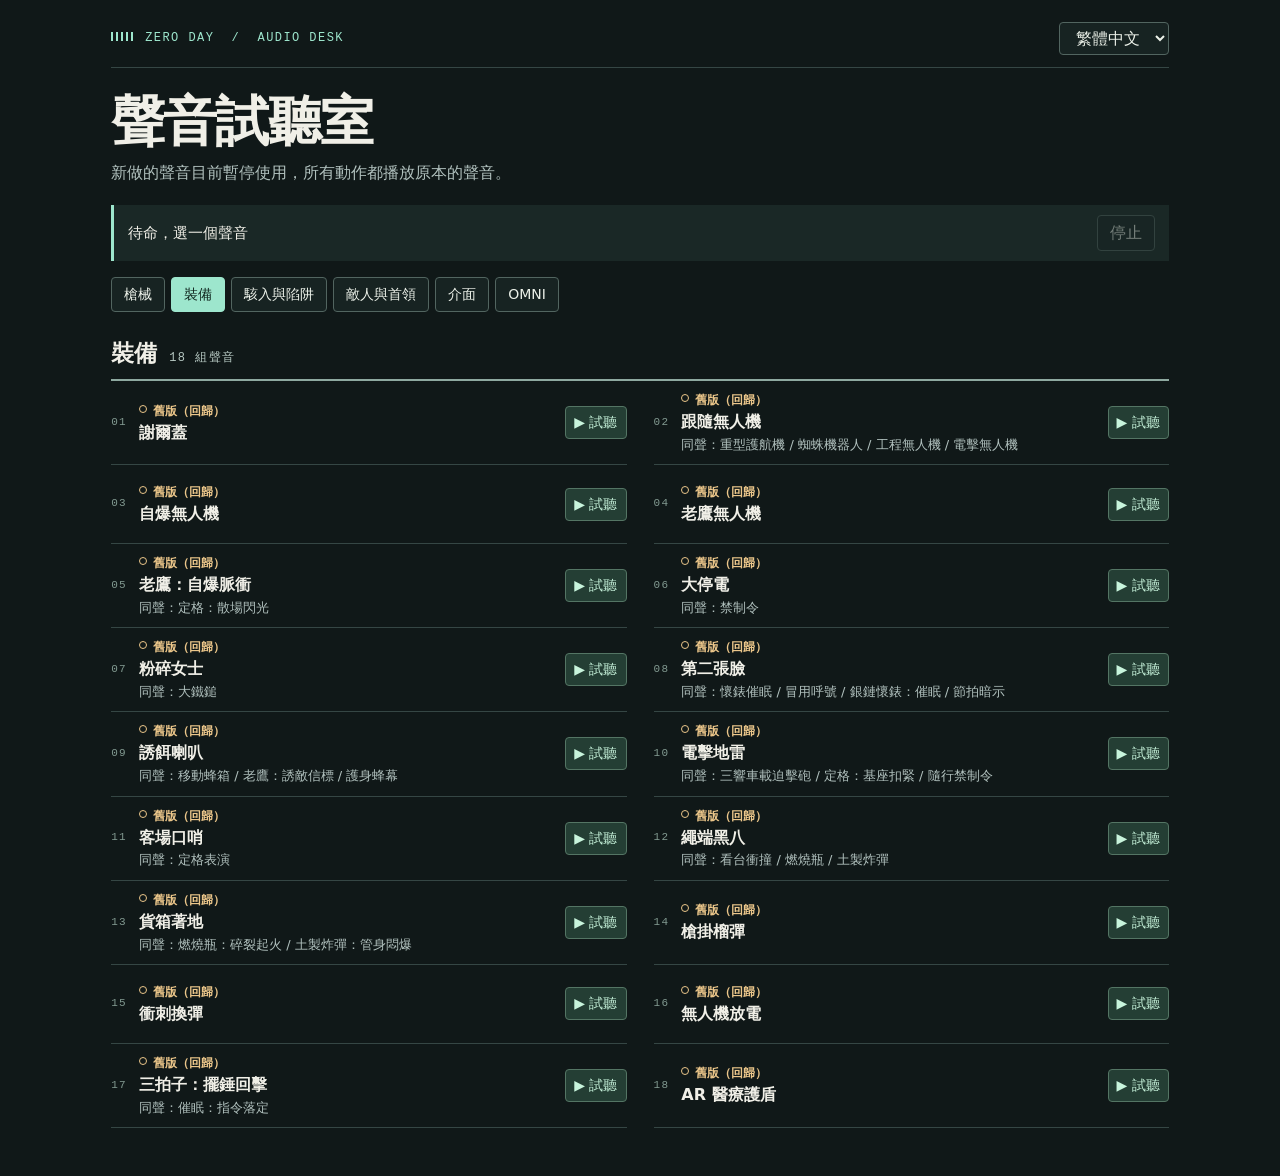
<file: tools/sfx-gallery.html>
<!doctype html>
<html lang="zh-Hant"><head><meta charset="utf-8"><meta name="viewport" content="width=device-width,initial-scale=1">
<title>零時差｜聲音試聽室</title>
<style>
*{box-sizing:border-box}:root{color-scheme:dark;--mint:#9de6cd;--amber:#ebc68a;--dim:#b1c1be;--line:#354644}
body{margin:0;background:#101818;color:#f0efe7;font:16px/1.5 system-ui,"Microsoft JhengHei",sans-serif}
main{max-width:1160px;margin:auto;padding:22px clamp(16px,4vw,55px) 48px}
header,.transport,.section-head,.cue,.buttons{display:flex;align-items:center}header,.transport{justify-content:space-between;gap:16px}
header{border-bottom:1px solid var(--line);padding-bottom:12px}.eyebrow,.index,.serial{font:12px/1.4 Consolas,monospace;letter-spacing:.12em;color:var(--mint)}
.eyebrow:before{content:"";display:inline-block;height:9px;width:24px;margin-right:10px;background:repeating-linear-gradient(90deg,var(--mint) 0 2px,transparent 2px 5px)}
h1{font-size:clamp(36px,5vw,54px);letter-spacing:-.035em;line-height:1.12;margin:24px 0 9px}p{color:var(--dim);margin:0}button,select{font:inherit;color:#ecf1e9;background:#172322;border:1px solid #526560;border-radius:4px;padding:5px 12px;cursor:pointer}
button:hover:not(:disabled),select:hover{border-color:var(--mint)}button:focus-visible,select:focus-visible{outline:2px solid #f2c27b;outline-offset:3px}button:disabled{opacity:.43;cursor:default}
.transport{margin:20px 0 16px;padding:10px 14px;background:#1a2826;border-left:3px solid var(--mint);min-height:51px}.transport strong{font-size:15px;font-weight:580}#stop{white-space:nowrap}
nav{display:flex;gap:6px;flex-wrap:wrap}nav button{font-size:14px;padding:6px 12px}nav button[aria-pressed=true]{background:var(--mint);border-color:var(--mint);color:#10251e}
.section-head{margin-top:24px;gap:12px;border-bottom:2px solid #8ea9a0;padding-bottom:8px;align-items:baseline}h2{font-size:23px;margin:0}.index{color:#b6c8c2}
#list{display:grid;grid-template-columns:repeat(2,minmax(0,1fr));gap:0 27px}.cue{min-height:79px;gap:12px;border-bottom:1px solid var(--line);padding:10px 0}.serial{color:#829a91;font-size:11px}.name{flex:1;min-width:0}.name b{display:block;font-size:16px;line-height:1.31;font-weight:620}
small.alias{color:var(--dim);display:block;line-height:1.4;margin:3px 0 0;font-size:13px}.tag{display:block;margin-bottom:3px;color:var(--mint);font-size:12px;font-weight:600}.tag:before{content:"";display:inline-block;width:6px;height:6px;background:currentColor;margin:0 6px 2px 0;border-radius:50%}.returned .tag{color:var(--amber)}.returned .tag:before{background:transparent;border:1px solid currentColor}
.buttons{gap:5px;flex-wrap:wrap;justify-content:flex-end}.cue button{font-size:14px;padding:5px 8px;white-space:nowrap}.current{background:#243e34;border-color:#547564;color:#c8f4dc}.old{color:#c5cfc8;background:transparent}.is-playing{outline:2px solid #efb776;outline-offset:1px}
@media(max-width:850px){#list{grid-template-columns:1fr}.cue{min-height:67px}}@media(max-width:480px){main{padding-inline:14px}.cue{gap:8px}.cue .serial{display:none}.cue button{font-size:13px;padding:5px 7px}.buttons{flex-wrap:nowrap}.eyebrow{letter-spacing:.05em}}
</style></head><body><main>
<header><span class="eyebrow">ZERO DAY &nbsp;/&nbsp; AUDIO DESK</span><select id="lang" aria-label="Language"><option value="zh-Hant">繁體中文</option><option value="zh-Hans">简体中文</option><option value="en">English</option></select></header>
<h1></h1><p id="intro"></p><div class="transport"><strong id="status" role="status"></strong><button type="button" id="stop" disabled></button></div>
<nav></nav><section><div class="section-head"><h2></h2><span class="index"></span></div><div id="list"></div></section></main>
<script src="../js/engine/i18n.js"></script><script src="../content-s3/data.js"></script><script src="../content-s3/locales.js"></script><script src="../content-s3/guide-locales.js"></script><script src="../content-s3/squad-locales.js"></script><script src="../content-s3/contacts-locales.js"></script>
<script src="../js/ui/sfx.js"></script><script src="../js/s3/sounds-v5.js"></script><script src="../js/s3/sounds.js"></script>
<script>
(() => {
  const E=window.ECHO, S=E.s3, A=S.audio, $=s=>document.querySelector(s);
  const langs=['zh-Hant','zh-Hans','en'], groups=['new','guns','gear','field','combat','ui','omni'];
  const copy={
    'zh-Hant':{title:'聲音試聽室',intro:'共用同一支原聲的動作，列在同一項。',gearIntro:'從工程無人機的旋翼聽到貨箱落地。「上一版」可對照改版前的聲音。',gunIntro:'兩把長槍各試射三發。裝上滅音器後，留意槍機往返的聲音。',omniIntro:'同一台轉運站機組：接入、換批、溢出，或是艙門從外面落鎖。',newIntro:'比一比新舊配方：選「上一版」，再聽一次現在的動作。',ready:'待命，選一個聲音',preparing:'準備播放',stop:'停止',groups:['本次新聲','槍械','裝備','駭入與陷阱','敵人與首領','介面','OMNI'],now:'試聽',prev:'上一版',fresh:'新的',back:'舊版（回歸）',playing:'播放中',quiet:'加裝滅音器',also:'同聲：',count:'組聲音',error:'無法播放。請使用支援 Web Audio 的瀏覽器。',nav:'音效分組'},
    'zh-Hans':{title:'声音试听室',intro:'共用同一段原声的动作，列在同一项。',gearIntro:'从工程无人机的旋翼听到货箱落地。“上一版”可对照改版前的声音。',gunIntro:'两把长枪各试射三发。装上消音器后，留意枪机往返的声音。',omniIntro:'同一台转运站机组：接入、换批、溢出，或是舱门从外面落锁。',newIntro:'比较新旧配方：选“上一版”，再听一次现在的动作。',ready:'待命，选一个声音',preparing:'准备播放',stop:'停止',groups:['本次新声','枪械','装备','入侵与陷阱','敌人与首领','界面','OMNI'],now:'试听',prev:'上一版',fresh:'新的',back:'旧版（回归）',playing:'播放中',quiet:'加装消音器',also:'同声：',count:'组声音',error:'无法播放。请使用支持 Web Audio 的浏览器。',nav:'音效分组'},
    en:{title:'Sound audition desk',intro:'Actions that share an original sound are listed together.',gearIntro:'Follow the cargo drone from the first rotor turn to the crate hitting the ground. Use Previous to compare the last release.',gunIntro:'The rifle and carbine each fire three rounds. Listen for the bolt when the suppressor is fitted.',omniIntro:'One machine at the transfer station: the link, the handover, an overflow, and a pod locking from outside.',newIntro:'Try Previous, then Play, to hear what changed in the same action.',ready:'Ready · choose a sound',preparing:'Preparing',stop:'Stop',groups:['New sounds','Guns','Gear','Hacks & traps','Enemies & bosses','Interface','OMNI'],now:'Play',prev:'Previous',fresh:'New',back:'Original (restored)',playing:'Playing',quiet:'Silencer fitted',also:'Also used for: ',count:'sounds',error:'Cannot play audio. Try a browser with Web Audio support.',nav:'Sound groups'}
  };
  const params=new URLSearchParams(location.search);
  let lang=langs.includes(params.get('lang'))?params.get('lang'):'zh-Hant', group=groups.includes(params.get('group'))?params.get('group'):'gear';
  let ticket=0, ctx=null, sources=[];
  const w=()=>copy[lang];
  const label=c=>typeof c.label==='string'?E.i18n.t(c.label):Array.isArray(c.label)?c.label[langs.indexOf(lang)]:E.i18n.t('s3.wp.'+c.label.weapon+'.n')+' · '+w().quiet;
  function stop(){
    ticket++;for(const s of sources)try{s.stop();}catch(e){}sources=[];
    $('.is-playing')?.classList.remove('is-playing');$('#stop').disabled=true;$('#status').textContent=w().ready;
  }
  // Same cues as the game. A throw is not an impact, and a metronome pulse follows the simulation clock.
  function sequence(c,prev){
    const items=[],at=(cue,t)=>{const id=prev?cue.previous:cue.id;if(id)items.push([id,t]);};at(c,0);
    const gun=c.key.replace(/Quiet$/,'');
    if(gun==='rifle' || gun==='carbine'){const gap=1/S.data.weapons[gun].rate;at(c,gap);at(c,2*gap);}
    const impact={cargo:['cargoDrop','fuse'],molotov:['molotovImpact','flight'],pipebomb:['pipeImpact','flight']}[c.key];
    if(impact)at(A.byKey[impact[0]],S.data.gadgets[c.key][impact[1]]);
    if(c.key==='metronome' && !prev){at(A.byKey.metroTick,.72);at(A.byKey.metroTick,1.44);}
    return items;
  }
  async function buffer(id){
    // Synthesize again even on repeat: Sergei changes lines, the new foley changes strikes.
    const long=['ending','dream','bleed','blackout','title','cameo'].includes(id);
    const b=await E.sfx.render(id,long?6:3), l=b.getChannelData(0),r=b.getChannelData(1);
    let n=l.length;while(n>1 && Math.abs(l[n-1])+Math.abs(r[n-1])<.00025)n--;
    return [b,Math.min(b.duration,n/b.sampleRate+.04)];
  }
  async function play(c,prev,button){
    stop();const t=ticket;$('#stop').disabled=false;button.classList.add('is-playing');
    $('#status').textContent=w().preparing+' · '+label(c);
    try{
      if(!ctx)ctx=new (window.AudioContext||window.webkitAudioContext)();await ctx.resume();
      if(t!==ticket)return;
      const scores=await Promise.all(sequence(c,prev).map(async ([id,at])=>[...await buffer(id),at]));if(t!==ticket)return;
      $('#status').textContent=w().playing+' · '+label(c)+' / '+(prev?w().prev:c.restored?w().back:w().fresh);
      let pending=scores.length;const start=ctx.currentTime+.015;
      for(const [b,d,at] of scores){
        const s=ctx.createBufferSource();s.buffer=b;s.connect(ctx.destination);sources.push(s);
        s.onended=()=>{s.disconnect();if(t===ticket && !--pending)stop();};s.start(start+at,0,d);
      }
    }catch(e){if(t===ticket){stop();$('#status').textContent=w().error;}}
  }
  // 新做的聲音暫停使用時（js/s3/sounds.js 的 NEW_SOUNDS），不顯示「新的」分頁，也不用介紹新聲音的說明。
  const paused=!A.cues.some(c=>!c.restored);
  const pausedText={'zh-Hant':'新做的聲音目前暫停使用，所有動作都播放原本的聲音。','zh-Hans':'新做的声音目前暂停使用，所有动作都播放原本的声音。',en:'The newer sounds are switched off for now; every action plays an original sound.'};
  if(paused && group==='new')group='gear';
  function draw(){
    stop();E.i18n.set(lang);$('#lang').value=lang;document.title='ZERO DAY / '+w().title;$('h1').textContent=w().title;
    $('#intro').textContent=paused?pausedText[lang]:({gear:w().gearIntro,guns:w().gunIntro,omni:w().omniIntro,new:w().newIntro})[group] || w().intro;$('#stop').textContent=w().stop;$('nav').setAttribute('aria-label',w().nav);$('nav').replaceChildren();
    for(const [i,g] of groups.entries()){
      if(paused && g==='new')continue;
      const b=document.createElement('button');b.type='button';b.textContent=w().groups[i];b.dataset.group=g;b.setAttribute('aria-pressed',g===group);
      b.onclick=()=>{group=g;draw();$('nav [aria-pressed=true]').focus()};$('nav').append(b);
    }
    const bySound=new Map();
    for(const c of A.cues.filter(c=>group==='new'?!c.restored:c.group===group).sort((a,b)=>Number(a.restored)-Number(b.restored))){
      if(!bySound.has(c.id))bySound.set(c.id,[]);bySound.get(c.id).push(c);
    }
    $('h2').textContent=w().groups[groups.indexOf(group)];$('.index').textContent=String(bySound.size).padStart(2,'0')+' '+w().count;$('#list').replaceChildren();
    let n=0;for(const same of bySound.values()){
      const [c,...rest]=same, row=document.createElement('div');row.className='cue '+(c.restored?'returned':'new');row.dataset.cue=c.key;
      row.innerHTML='<span class="serial"></span><div class="name"><span class="tag"></span><b></b></div><div class="buttons"></div>';
      row.querySelector('.serial').textContent=String(++n).padStart(2,'0');row.querySelector('.tag').textContent=c.restored?w().back:w().fresh;row.querySelector('b').textContent=label(c);
      if(rest.length){const a=document.createElement('small');a.className='alias';a.textContent=w().also+rest.map(label).join(' / ');row.querySelector('.name').append(a);}
      for(const prev of c.previous?[false,true]:[false]){
        const b=document.createElement('button');b.type='button';b.className=prev?'old':'current';b.textContent=(prev?'':'▶ ')+(prev?w().prev:w().now);
        b.setAttribute('aria-label',label(c)+' · '+(prev?w().prev:w().now));b.onclick=()=>play(c,prev,b);row.querySelector('.buttons').append(b);
      }$('#list').append(row);
    }
  }
  $('#stop').onclick=stop;$('#lang').onchange=e=>{lang=e.target.value;draw()};document.addEventListener('keydown',e=>{if(e.key==='Escape')stop()});draw();
})();
</script></body></html>
</file>
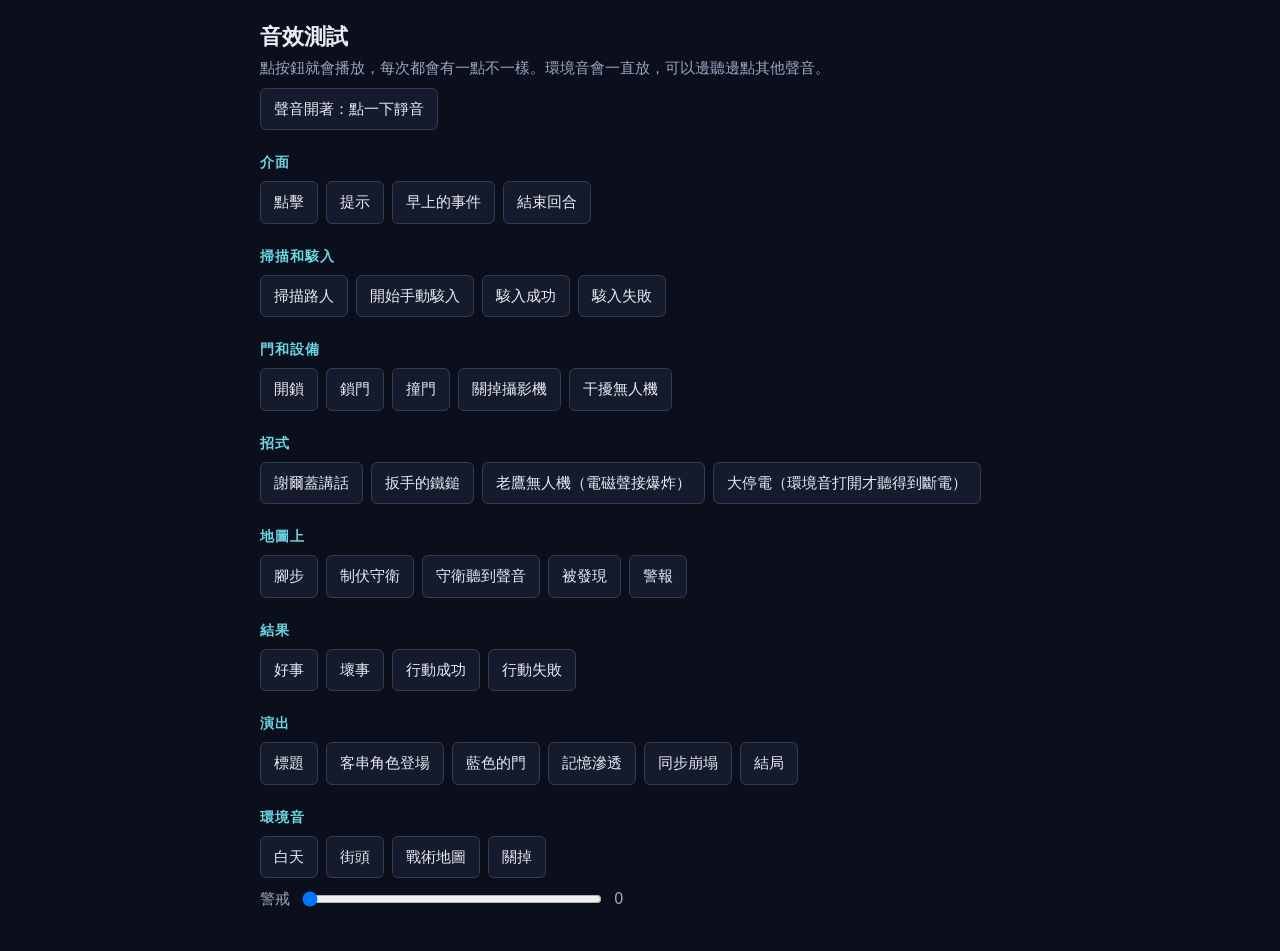
<file: tools/sound-test.html>
<!doctype html>
<html lang="zh-Hant">
<head>
<meta charset="utf-8">
<meta name="viewport" content="width=device-width, initial-scale=1">
<title>音效測試</title>
<style>
  body { margin: 0; padding: 20px 16px 40px; background: #0b0f1c; color: #e8ecf4; font: 15px/1.5 system-ui, "Microsoft JhengHei", sans-serif; }
  main { max-width: 760px; margin: 0 auto; }
  h1 { margin: 0 0 4px; font-size: 22px; }
  h2 { margin: 22px 0 8px; font-size: 14px; letter-spacing: 0.08em; color: #6cd6e2; }
  p { margin: 0 0 8px; color: #9aa6c0; }
  .row { display: flex; flex-wrap: wrap; gap: 8px; }
  button { padding: 9px 13px; border: 1px solid #333c55; border-radius: 6px; background: #151b2c; color: inherit; font: inherit; cursor: pointer; }
  button:hover { border-color: #ff2e88; }
  button.on { border-color: #5cf29a; color: #5cf29a; }
  label { display: flex; align-items: center; gap: 10px; margin-top: 10px; color: #9aa6c0; }
  input[type=range] { flex: 1; max-width: 300px; }
</style>
</head>
<body>
<main>
  <h1>音效測試</h1>
  <p>點按鈕就會播放，每次都會有一點不一樣。環境音會一直放，可以邊聽邊點其他聲音。</p>
  <div class="row"><button id="mute"></button></div>
  <div id="groups"></div>
  <h2>環境音</h2>
  <div class="row" id="moods"></div>
  <label>警戒 <input id="tension" type="range" min="0" max="100" value="0"> <span id="tension-v">0</span></label>
</main>
<script src="../js/ui/sfx.js"></script>
<script>
  const X = window.ECHO.sfx;
  const GROUPS = [
    ['介面', { click: '點擊', blip: '提示', event: '早上的事件', turn: '結束回合' }],
    ['掃描和駭入', { prof: '掃描路人', link: '開始手動駭入', hack: '駭入成功', hackFail: '駭入失敗' }],
    ['門和設備', { door: '開鎖', lock: '鎖門', crash: '撞門', camOff: '關掉攝影機', droneJam: '干擾無人機' }],
    ['招式', { sergei: '謝爾蓋講話', smash: '扳手的鐵鎚', emp: '老鷹無人機（電磁聲接爆炸）', blackout: '大停電（環境音打開才聽得到斷電）' }],
    ['地圖上', { step: '腳步', takedown: '制伏守衛', noise: '守衛聽到聲音', spotted: '被發現', alarm: '警報' }],
    ['結果', { gain: '好事', loss: '壞事', win: '行動成功', fail: '行動失敗' }],
    ['演出', { title: '標題', cameo: '客串角色登場', dream: '藍色的門', bleed: '記憶滲透', desync: '同步崩塌', ending: '結局' }],
  ];
  const listed = new Set(GROUPS.flatMap(([, g]) => Object.keys(g)));
  const rest = X.names.filter((n) => !listed.has(n));
  if (rest.length) GROUPS.push(['其他', Object.fromEntries(rest.map((n) => [n, n]))]);
  const wake = () => X.unlock();

  const box = document.getElementById('groups');
  for (const [title, sounds] of GROUPS) {
    const h = document.createElement('h2');
    h.textContent = title;
    const row = document.createElement('div');
    row.className = 'row';
    for (const [id, label] of Object.entries(sounds)) {
      const b = document.createElement('button');
      b.textContent = label;
      b.addEventListener('click', () => { wake(); X.play(id); });
      row.appendChild(b);
    }
    box.append(h, row);
  }

  const tension = document.getElementById('tension');
  const moods = document.getElementById('moods');
  let mood = null;
  const applyMood = () => { wake(); X.ambient(mood, tension.value / 100); };
  for (const [id, label] of [['day', '白天'], ['city', '街頭'], ['tac', '戰術地圖'], [null, '關掉']]) {
    const b = document.createElement('button');
    b.textContent = label;
    b.addEventListener('click', () => {
      mood = id;
      moods.querySelectorAll('button').forEach((x) => x.classList.toggle('on', x === b && id !== null));
      applyMood();
    });
    moods.appendChild(b);
  }
  tension.addEventListener('input', () => { document.getElementById('tension-v').textContent = tension.value; applyMood(); });

  const mute = document.getElementById('mute');
  const showMute = () => { mute.textContent = X.muted ? '目前靜音：點一下打開' : '聲音開著：點一下靜音'; };
  mute.addEventListener('click', () => { wake(); X.toggle(); showMute(); });
  showMute();
</script>
</body>
</html>
</file>
<file: css/terminal.css>
/* 看門狗：殘響 — 介面
   原則：正文是暖白色的一般字體，好讀；顏色只用來標記少數特殊的東西。
   左邊是場景舞台（插畫、地點、隊伍、演出），右邊是故事。 */
:root {
  --bg: #0b0d11;
  --panel: #101319;
  --panel-2: #151a23;
  --line: #242a37;
  --text: #ece8e1;
  --muted: #a3a8b3;
  --dim: #6f7583;
  --accent: #ff2e88;
  --sys: #6cd6e2;
  --echo: #c2b3ff;
  --ok: #72e6a4;
  --warn: #ffb547;
  --bad: #ff5d6c;
  --sans: "Noto Sans TC", "PingFang TC", "Microsoft JhengHei", "Heiti TC", system-ui, sans-serif;
  --mono: "JetBrains Mono", "Cascadia Mono", Consolas, Menlo, monospace;
  --display: "Bebas Neue", Impact, "Arial Narrow", var(--sans);
}
:root:lang(zh-Hans) { --sans: "Noto Sans SC", "PingFang SC", "Microsoft YaHei", "Heiti SC", system-ui, sans-serif; }
:root:lang(en) { --sans: "Inter", "Segoe UI", system-ui, -apple-system, sans-serif; }

* { box-sizing: border-box; }
html, body { height: 100%; margin: 0; }
body { background: var(--bg); color: var(--text); font-family: var(--sans); font-size: 16px; overflow: hidden; }
button { font: inherit; color: inherit; cursor: pointer; }
[hidden] { display: none !important; }

/* ===== 標題畫面 ===== */
.title-screen { position: relative; height: 100%; display: grid; place-items: center; padding: 16px; overflow: hidden; }
.title-art { position: absolute; inset: 0; opacity: 0.55; }
.title-art svg { width: 100%; height: 100%; }
.title-screen::after { content: ""; position: absolute; inset: 0; background: radial-gradient(ellipse at center, rgba(11, 13, 17, 0.55) 0%, rgba(11, 13, 17, 0.95) 75%); }
.title-box { position: relative; z-index: 1; width: min(640px, 100%); text-align: center; }
.glitch { position: relative; display: inline-block; white-space: nowrap; font-family: var(--display); font-size: clamp(34px, 7vw, 84px); letter-spacing: 0.04em; color: #fff; line-height: 1; }
.glitch::before, .glitch::after { content: attr(data-text); position: absolute; inset: 0; mix-blend-mode: screen; }
.glitch::before { color: var(--accent); animation: glitch-a 3.2s infinite steps(1); clip-path: inset(0 0 100% 0); }
.glitch::after { color: var(--sys); animation: glitch-b 2.6s infinite steps(1); clip-path: inset(100% 0 0 0); }
@keyframes glitch-a { 0%, 88%, 100% { transform: translate(0); clip-path: inset(0 0 100% 0); } 89% { transform: translate(4px, -1px); clip-path: inset(10% 0 55% 0); } 93% { transform: translate(-5px, 1px); clip-path: inset(45% 0 25% 0); } }
@keyframes glitch-b { 0%, 84%, 100% { transform: translate(0); clip-path: inset(100% 0 0 0); } 85% { transform: translate(-4px, 1px); clip-path: inset(60% 0 15% 0); } 90% { transform: translate(5px, 0); clip-path: inset(15% 0 70% 0); } }
.title-box h1 { margin: 14px 0 6px; font-size: clamp(22px, 4vw, 30px); font-weight: 700; letter-spacing: 0.35em; color: var(--accent); }
.subtitle { margin: 0 0 30px; color: var(--muted); }
.title-actions { display: flex; gap: 12px; justify-content: center; margin: 28px 0; }
.title-actions button { min-width: 140px; padding: 12px 22px; border: 1px solid #fff; background: transparent; color: #fff; letter-spacing: 0.2em; font-weight: 600; }
.title-actions button.primary { background: var(--accent); border-color: var(--accent); }
.title-actions button:hover { filter: brightness(1.15); }
.disclaimer { font-size: 12px; color: var(--dim); line-height: 1.6; }

.lang-switch { display: inline-flex; flex: none; border: 1px solid var(--line); border-radius: 4px; overflow: hidden; }
.lang-switch button { white-space: nowrap; padding: 4px 10px; border: 0; background: transparent; color: var(--dim); font-size: 13px; }
.lang-switch button[aria-pressed="true"] { background: var(--accent); color: #fff; }

/* ===== 遊戲版面 ===== */
#game { height: 100%; display: grid; grid-template-columns: minmax(0, 1.2fr) minmax(400px, 1fr); }

/* 舞台：上面是完整的 16:9 插畫，下面是檔案區 */
#stage { position: relative; overflow: hidden; background: #07080c; display: flex; flex-direction: column; min-height: 0; }
#art-wrap { position: relative; flex: none; width: 100%; aspect-ratio: 16 / 9; max-height: 68vh; overflow: hidden; background: #05060a; }
#art { position: absolute; inset: 0; }
#dossier { flex: 1; min-height: 0; display: flex; flex-direction: column; gap: 18px; padding: 22px 26px; overflow: hidden;
  background: linear-gradient(180deg, #0b0d12, #07080c); border-top: 1px solid var(--line); }
.dossier-loc { border-left: 4px solid var(--accent); padding-left: 14px; }
#stage-loc { font-size: clamp(22px, 2.6vw, 36px); font-weight: 800; letter-spacing: 0.06em; color: #fff; line-height: 1.25; }
#stage-sub { margin-top: 4px; font-family: var(--mono); font-size: 13px; letter-spacing: 0.12em; color: var(--muted); }
#pcard-dock { position: relative; flex: 1; min-height: 0; }
#pcard-dock .pcard { position: relative; right: auto; top: auto; width: 100%; max-width: 520px; }
.art-layer { position: absolute; inset: 0; opacity: 0; transition: opacity 1s ease; }
.art-layer.in { opacity: 1; }
.art-layer svg { width: 100%; height: 100%; display: block; }
.stage-shade { position: absolute; inset: 0; pointer-events: none; background: linear-gradient(180deg, rgba(5, 6, 10, 0.75) 0%, rgba(5, 6, 10, 0) 22%, rgba(5, 6, 10, 0) 70%, rgba(5, 6, 10, 0.85) 100%); }
.stage-top { position: absolute; left: 20px; top: 16px; right: 20px; display: flex; align-items: center; gap: 10px; font-family: var(--mono); font-size: 13px; letter-spacing: 0.12em; color: #fff; text-shadow: 0 1px 6px #000; }
.node-dot { width: 8px; height: 8px; border-radius: 50%; background: var(--ok); box-shadow: 0 0 8px var(--ok); flex: none; }

/* 記憶模式：Animus 式的藍白重建畫面 */
#stage.memory #art { filter: grayscale(1) brightness(1.25) contrast(1.1) sepia(0.35) hue-rotate(170deg); }
#stage.memory .dossier-loc { border-left-color: #bfe3ff; }
#stage.memory #art-wrap::before { content: ""; position: absolute; inset: 0; z-index: 1; pointer-events: none;
  background: linear-gradient(rgba(190, 225, 255, 0.07) 1px, transparent 1px) 0 0 / 100% 24px, linear-gradient(90deg, rgba(190, 225, 255, 0.07) 1px, transparent 1px) 0 0 / 24px 100%;
  animation: memgrid 6s linear infinite; }
#stage.memory .node-dot { background: #fff; box-shadow: 0 0 10px #bfe3ff; }
@keyframes memgrid { to { background-position: 0 24px, 24px 0; } }
#stage.alarm::after { content: ""; position: absolute; inset: 0; z-index: 2; pointer-events: none; box-shadow: inset 0 0 120px rgba(255, 50, 70, 0.8); animation: alarm 1.6s ease-out; }
@keyframes alarm { 0%, 30%, 60% { opacity: 1; } 15%, 45% { opacity: 0.2; } 100% { opacity: 0; } }

/* 插畫裡的小動畫 */
.rain { animation: rain 0.6s linear infinite; }
.rain-b { animation-duration: 0.9s; animation-delay: -0.3s; }
@keyframes rain { from { transform: translate(0, -60px); } to { transform: translate(-12px, 60px); } }
.flicker { animation: flicker 4s infinite steps(1); }
@keyframes flicker { 0%, 100% { opacity: 1; } 42% { opacity: 0.55; } 44% { opacity: 1; } 71% { opacity: 0.7; } 72% { opacity: 1; } }
.blink { animation: blink 1.4s steps(1) infinite; }
.screen { animation: screen 3s ease-in-out infinite; }
@keyframes screen { 50% { opacity: 0.45; } }
.breathe { animation: breathe 3.5s ease-in-out infinite; transform-origin: 400px 230px; }
@keyframes breathe { 50% { opacity: 0.4; transform: scale(0.9); } }
.train { animation: train 7s linear infinite; }
@keyframes train { from { transform: translate(0, 56px); } to { transform: translate(1800px, 56px); } }
.steam path { animation: steam 2.4s ease-in-out infinite; }
@keyframes steam { 50% { transform: translateY(-8px); opacity: 0.2; } }
.buzz { animation: buzz 0.9s steps(2) infinite; }
@keyframes buzz { 50% { transform: translateX(3px); } }
.ripple { animation: ripple 3s ease-in-out infinite; transform-origin: 400px 420px; }
@keyframes ripple { 50% { transform: scale(1.06); opacity: 0.4; } }

/* 隊伍列 */
#party { display: flex; gap: 12px; }
#party:empty { display: none; }
.member { width: 54px; text-align: center; font-size: 11px; color: var(--muted); }
.member svg { width: 54px; height: 54px; display: block; border-radius: 6px; border: 2px solid rgba(255, 255, 255, 0.15); }
.member span { display: block; margin-top: 4px; white-space: nowrap; overflow: hidden; text-overflow: ellipsis; }
.member.active svg { border-color: var(--accent); box-shadow: 0 0 14px rgba(255, 46, 136, 0.6); }
.member.active span { color: #fff; }

/* 演出層：Profiler 卡、駭入連線 */
#fx-layer { position: absolute; inset: 0; z-index: 4; pointer-events: none; }
.pcard { position: absolute; right: 20px; top: 56px; width: min(380px, calc(100% - 40px)); background: rgba(8, 12, 16, 0.92); border: 1px solid rgba(114, 230, 164, 0.5); border-radius: 6px; box-shadow: 0 10px 40px rgba(0, 0, 0, 0.6); animation: pcard-in 0.35s cubic-bezier(.2, .9, .3, 1.2); overflow: hidden; }
.pcard.out { animation: pcard-out 0.4s ease forwards; }
@keyframes pcard-in { from { transform: translateX(40px) scale(0.95); opacity: 0; } }
@keyframes pcard-out { to { transform: translateX(40px); opacity: 0; } }
.pcard-head { display: flex; align-items: center; gap: 8px; padding: 6px 12px; background: rgba(114, 230, 164, 0.14); font-family: var(--mono); font-size: 11px; letter-spacing: 0.3em; color: var(--ok); }
.pcard-head i { flex: 1; height: 2px; background: repeating-linear-gradient(90deg, var(--ok) 0 6px, transparent 6px 10px); opacity: 0.6; }
.pcard-body { display: flex; gap: 12px; padding: 12px; }
.pcard-avatar svg { width: 72px; height: 72px; border-radius: 4px; display: block; }
.pcard-lines { flex: 1; min-width: 0; font-family: var(--mono); font-size: 13px; line-height: 1.6; color: #d8f5e4; }
.pcard-lines div:first-child { color: #fff; font-weight: 700; font-size: 14px; }
.beam { position: absolute; inset: 0; }
.beam svg { width: 100%; height: 100%; }
.beam path { fill: none; stroke: var(--sys); stroke-width: 2.5; stroke-dasharray: 1000; stroke-dashoffset: 1000; filter: drop-shadow(0 0 6px var(--sys)); animation: beam 0.7s ease-out forwards, fade 1.4s ease forwards; }
@keyframes beam { to { stroke-dashoffset: 0; } }
@keyframes fade { 70% { opacity: 1; } to { opacity: 0; } }
.beam-node { position: absolute; width: 18px; height: 18px; margin: -9px; border: 2px solid var(--sys); border-radius: 50%; animation: node 1.2s ease-out 0.5s both; }
@keyframes node { from { transform: scale(0.2); opacity: 1; } to { transform: scale(3); opacity: 0; } }

/* 故事欄 */
#story { display: flex; flex-direction: column; min-height: 0; background: var(--panel); border-left: 1px solid var(--line); }
.hud { border-bottom: 1px solid var(--line); background: var(--panel-2); }
.hud-top { display: flex; align-items: center; gap: 10px; padding: 10px 16px; font-size: 13px; }
#hud-loc { display: none; }
.spacer { flex: 1; }
.actor { flex: none; white-space: nowrap; padding: 2px 8px; border: 1px solid var(--accent); border-radius: 3px; color: var(--accent); font-size: 12px; }
.icon-btn, #btn-menu { flex: none; white-space: nowrap; border: 1px solid var(--line); border-radius: 4px; background: transparent; color: var(--muted); padding: 4px 10px; font-size: 12px; }
.icon-btn:hover, #btn-menu:hover { color: #fff; }
.hud-stats { display: grid; grid-template-columns: repeat(2, minmax(0, 1fr)); gap: 8px 20px; padding: 4px 16px 12px; font-size: 12px; }
.stat { display: flex; align-items: center; gap: 8px; min-width: 0; }
.stat .label { color: var(--muted); letter-spacing: 0.06em; white-space: nowrap; }
.stat .val { color: var(--text); min-width: 3ch; text-align: right; font-family: var(--mono); }
.pips { display: inline-flex; gap: 4px; }
.pips i { width: 14px; height: 8px; border: 1px solid var(--sys); border-radius: 1px; }
.pips i.on { background: var(--sys); }
.bar { position: relative; flex: 1; height: 6px; min-width: 40px; background: var(--line); border-radius: 3px; }
.bar i { position: absolute; inset: 0 auto 0 0; border-radius: 3px; background: var(--warn); transition: width 0.6s ease; }
.bar.trace i { background: var(--echo); }
.bar.sync i { background: #bfe3ff; }
.bar .mark { position: absolute; left: 60%; top: -3px; bottom: -3px; width: 2px; background: var(--text); opacity: 0.5; }
.bar.sync .mark { left: 50%; background: var(--bad); opacity: 0.9; }
.stat.alert .label, .stat.alert .val { color: var(--bad); }
.stat.alert .bar i { background: var(--bad); }
.stat.ready .val { color: var(--ok); }
.stat.ready .bar i { background: var(--ok); }
.memory-only { display: none; }
body.memory .present-only { display: none; }
body.memory .memory-only { display: flex; }
.bump { animation: bump 0.6s ease; }
@keyframes bump { 0% { color: #fff; text-shadow: 0 0 10px #fff; } }

/* 文字紀錄 */
.log { flex: 1; overflow-y: auto; padding: 22px 22px 28px; font-size: 17px; line-height: 1.85; scrollbar-color: var(--line) transparent; }
.line { white-space: pre-wrap; word-break: break-word; margin: 2px 0; max-width: 40em; }
.line.narr { color: var(--text); }
.line.quote { color: #fff; padding-left: 14px; border-left: 3px solid #4a5163; margin: 4px 0; }
.line.echo { color: var(--echo); padding-left: 14px; border-left: 3px solid rgba(194, 179, 255, 0.5); }
.line.bleed { color: var(--accent); font-weight: 700; font-size: 1.15em; padding-left: 14px; border-left: 3px solid var(--accent); }
.line.sys { font-family: var(--mono); font-size: 14px; color: var(--sys); letter-spacing: 0.02em; }
.line.warn { font-family: var(--mono); font-size: 14px; color: var(--warn); }
.line.err { color: var(--bad); }
.line.dim { color: var(--dim); font-size: 15px; }
.line.prof { font-family: var(--mono); font-size: 13.5px; color: #b9ecd0; background: rgba(114, 230, 164, 0.06); padding: 1px 12px; border-left: 3px solid rgba(114, 230, 164, 0.5); }
.line.gain, .line.loss, .line.cost { display: inline-block; font-family: var(--mono); font-size: 12.5px; padding: 1px 8px; margin: 3px 6px 3px 0; border-radius: 3px; }
.line.gain { color: var(--ok); background: rgba(114, 230, 164, 0.1); }
.line.gain::before { content: "▲ "; }
.line.loss { color: var(--bad); background: rgba(255, 93, 108, 0.1); }
.line.loss::before { content: "▼ "; }
.line.cost { color: var(--warn); background: rgba(255, 181, 71, 0.1); }
.line.input { margin-top: 18px; color: var(--muted); font-family: var(--mono); font-size: 14px; }
.line.input::before { content: "› "; color: var(--accent); }
.line.loc { margin: 18px 0 10px; font-family: var(--mono); font-size: 12px; letter-spacing: 0.14em; color: var(--dim); text-transform: uppercase; }
.line.loc::before { content: "◆ "; color: var(--accent); }
.line.title { margin: 22px 0; padding: 14px 0; text-align: center; font-size: 1.25em; font-weight: 700; letter-spacing: 0.25em; color: #fff; border-top: 1px solid var(--accent); border-bottom: 1px solid var(--accent); max-width: none; }
.line.typing::after { content: ""; display: inline-block; width: 0.5em; height: 1em; margin-left: 2px; vertical-align: -0.15em; background: currentColor; animation: blink 0.8s steps(1) infinite; }
@keyframes blink { 50% { opacity: 0; } }

/* 指令列 */
.console { border-top: 1px solid var(--line); background: var(--panel-2); padding: 12px 16px 14px; }
.chips { display: flex; flex-wrap: wrap; align-items: flex-start; gap: 8px; margin-bottom: 10px; }
.choice-break { flex-basis: 100%; height: 0; }
.chip { padding: 6px 12px; border: 1px solid #3a4152; border-radius: 999px; background: #1b2029; color: var(--text); font-size: 14px; }
.chip:hover { border-color: var(--sys); color: #fff; }
.chip.hot { border-color: var(--accent); color: #fff; background: rgba(255, 46, 136, 0.15); }
.chip.choice { flex: 1 1 0; min-width: 0; display: flex; flex-direction: column; align-items: flex-start; gap: 4px; padding: 10px 12px; border-radius: 8px; text-align: left; background: #171c26; }
.chip.choice b { font-size: 16px; letter-spacing: 0.1em; }
.chip.choice small { color: var(--muted); font-size: 12px; line-height: 1.45; }
.chip.choice.stay { border-color: var(--accent); }
.chip.choice:hover { background: #1f2533; }
#cmd-form { display: flex; align-items: center; gap: 10px; }
.prompt { color: var(--accent); font-weight: 700; }
#cmd { flex: 1; min-width: 0; padding: 8px 0; border: 0; border-bottom: 1px solid var(--line); background: transparent; color: #fff; font: inherit; font-size: 16px; outline: none; }
#cmd:focus { border-bottom-color: var(--sys); }
#cmd::placeholder { color: var(--dim); }
#cmd-form button[type="submit"] { padding: 6px 16px; border: 1px solid var(--accent); border-radius: 4px; background: transparent; color: var(--accent); letter-spacing: 0.12em; }
#cmd-form button[type="submit"]:hover { background: var(--accent); color: #fff; }

/* 記憶模式下故事欄也稍微變冷 */
body.memory #story { background: #0f141c; }
body.memory .line.loc::before { color: #bfe3ff; }

/* ===== 全螢幕演出 ===== */
.cine { position: fixed; inset: 0; z-index: 50; display: grid; place-items: center; padding: 24px; text-align: center; background: rgba(4, 5, 8, 0.9); opacity: 0; pointer-events: none; transition: opacity 0.35s ease; cursor: pointer; }
.cine.show { opacity: 1; pointer-events: auto; }
.cine-title { font-size: clamp(28px, 5vw, 56px); font-weight: 800; letter-spacing: 0.2em; color: #fff; text-shadow: 0 0 30px rgba(255, 46, 136, 0.6); animation: title-in 2.4s ease both; }
@keyframes title-in { 0% { opacity: 0; letter-spacing: 0.6em; filter: blur(8px); } 25% { opacity: 1; letter-spacing: 0.2em; filter: none; } 85% { opacity: 1; } 100% { opacity: 0.85; } }
.cine.ending { background: radial-gradient(ellipse at center, rgba(40, 8, 24, 0.95), rgba(4, 5, 8, 0.98)); }
.cine.ending .cine-title { font-size: clamp(36px, 7vw, 80px); }
.cine.bleed { background: #000; }
.cine-bleed { max-width: 18em; font-size: clamp(24px, 4vw, 44px); font-weight: 700; line-height: 1.6; color: var(--accent); text-shadow: 0 0 24px rgba(255, 46, 136, 0.7); animation: bleed-in 3s ease both; }
@keyframes bleed-in { 0% { opacity: 0; transform: scale(1.04); } 30% { opacity: 1; transform: none; } 85% { opacity: 1; } 100% { opacity: 0; } }
.cine.desync { background: rgba(60, 0, 10, 0.88); animation: shake 0.5s steps(2) 3; }
.cine-desync { position: relative; font-family: var(--mono); font-size: clamp(26px, 5vw, 60px); font-weight: 800; color: #fff; letter-spacing: 0.08em; }
.cine-desync::before, .cine-desync::after { content: attr(data-text); position: absolute; inset: 0; }
.cine-desync::before { color: var(--bad); transform: translate(-4px, 2px); clip-path: inset(0 0 55% 0); }
.cine-desync::after { color: var(--sys); transform: translate(4px, -2px); clip-path: inset(50% 0 0 0); }
@keyframes shake { 50% { transform: translate(6px, -3px); } }
.cine.cold { background: #000; }
.cold-stamp { font-family: var(--mono); font-size: 14px; letter-spacing: 0.3em; color: var(--muted); margin-bottom: 26px; }
.cold-warn { font-family: var(--mono); font-size: clamp(22px, 4vw, 44px); font-weight: 800; color: var(--bad); text-shadow: 0 0 24px rgba(255, 70, 90, 0.8); animation: blink 0.6s steps(1) 4; }
.cold-quote { margin-top: 28px; font-size: clamp(18px, 2.6vw, 26px); color: #fff; opacity: 0; animation: bleed-in 3.6s ease 0.9s both; }
.cine.cameo { background: radial-gradient(ellipse at center, rgba(10, 30, 40, 0.95), rgba(2, 3, 6, 0.98)); }
.cine-cameo { display: grid; justify-items: center; gap: 14px; animation: cameo-in 3.2s ease both; }
.cameo-avatar svg { width: clamp(120px, 18vw, 200px); height: clamp(120px, 18vw, 200px); border-radius: 12px; box-shadow: 0 0 60px rgba(47, 243, 224, 0.4); }
.cameo-name { font-family: var(--display); font-size: clamp(36px, 6vw, 72px); letter-spacing: 0.1em; color: #fff; line-height: 1; }
.cameo-line { max-width: 24em; font-size: clamp(16px, 2vw, 22px); color: var(--muted); }
@keyframes cameo-in { 0% { opacity: 0; transform: translateY(20px); } 18% { opacity: 1; transform: none; } 88% { opacity: 1; } 100% { opacity: 0; } }

/* 同步崩塌時整個畫面抖一下 */
body.desync #game { animation: desync 0.9s steps(1); }
@keyframes desync { 10% { transform: translate(-6px, 2px); filter: hue-rotate(90deg) saturate(3); } 20% { transform: translate(5px, -3px); filter: invert(1); } 30% { transform: translate(-3px, 0); filter: contrast(2); } 45% { transform: none; filter: none; } }

/* ===== 手機與窄螢幕：舞台放上面 ===== */
@media (max-width: 960px) {
  #game { display: flex; flex-direction: column; }
  #stage { flex: none; }
  #art-wrap { max-height: 32vh; }
  #dossier { display: none; }
  #story { flex: 1; min-height: 0; border-left: 0; }
  .log { font-size: 16px; padding: 16px; }
  .pcard { top: 36px; right: 10px; }
  .pcard-avatar svg { width: 48px; height: 48px; }
  .hud-top { gap: 6px; }
  .lang-switch button { padding: 4px 7px; }
  .title-actions { flex-direction: column; align-items: center; }
}

@media (prefers-reduced-motion: reduce) {
  *, *::before, *::after { animation: none !important; transition: none !important; }
}

/* 標題畫面：切換到另一季 */
.season-link { margin: -14px 0 18px; font-size: 14px; }
.season-link a { color: var(--sys); text-decoration: none; letter-spacing: 0.08em; border-bottom: 1px dashed rgba(108, 214, 226, 0.5); }
.season-link a:hover { color: #fff; border-bottom-color: #fff; }

/* ===== 目標：建議指令上面一行，點「提示」展開 ===== */
.goals { margin-bottom: 10px; padding: 8px 12px; border: 1px solid rgba(255, 210, 63, 0.4); border-radius: 6px; background: rgba(255, 210, 63, 0.06); font-size: 14px; }
.goal-now { display: flex; align-items: baseline; gap: 10px; }
.goal-now b { flex: none; font-family: var(--mono); font-size: 11px; letter-spacing: 0.2em; color: #ffd23f; }
.goal-now span { flex: 1; min-width: 0; color: var(--text, #e6e9f0); }
.goal-now em { flex: none; font-style: normal; font-family: var(--mono); font-size: 12px; color: var(--dim); }
.goal-more summary { margin-top: 4px; cursor: pointer; color: var(--sys); font-size: 13px; }
.goal-more[open] summary { margin-bottom: 6px; }
.goal-note { margin: 0 0 6px; color: var(--dim); font-size: 13px; line-height: 1.6; }
.goal-more ul { margin: 0; padding: 0; list-style: none; line-height: 1.7; }
.goal-more li { color: var(--dim); }
.goal-more li.now { color: #ffd23f; }
.goal-more li.done { color: var(--ok); }
.goal-more li small { color: var(--dim); }
.goal-how { margin: 6px 0 0; line-height: 1.6; }
.goal-how b { margin-right: 6px; font-family: var(--mono); font-size: 11px; letter-spacing: 0.15em; color: var(--sys); }
</file>
<file: css/s2.css>
/* 第二季《宵禁》原型 — 介面
   沿用第一季的色彩與字體（terminal.css），版面改成可以捲動的單頁：
   上方是狀態列，左邊是目前的階段，右邊是隊伍和紀錄。 */
body.s2 { overflow: auto; }
.s2 button { border: 1px solid var(--line); border-radius: 4px; background: transparent; color: var(--text); padding: 8px 16px; }
.s2 button:hover:not(:disabled) { border-color: #fff; }
.s2 button:disabled { opacity: 0.4; cursor: default; }
.s2 button.primary { background: var(--accent); border-color: var(--accent); color: #fff; font-weight: 700; letter-spacing: 0.08em; }
.s2 button.primary:hover:not(:disabled) { filter: brightness(1.15); }
.s2 button.ghost { color: var(--muted); }
.s2 .lang-switch button { border: 0; border-radius: 0; padding: 4px 10px; }
.s2 .title-actions button { min-width: 140px; padding: 12px 22px; border: 1px solid #fff; letter-spacing: 0.2em; font-weight: 600; }
.s2 .title-actions button.primary { border-color: var(--accent); }
.hint { margin: 0 0 12px; color: var(--muted); font-size: 14px; line-height: 1.6; }

/* ===== 頂端狀態列 ===== */
.s2-top { position: sticky; top: 0; z-index: 20; display: flex; flex-wrap: wrap; align-items: center; gap: 10px 22px; padding: 10px 20px;
  background: rgba(11, 13, 17, 0.96); border-bottom: 1px solid var(--line); backdrop-filter: blur(4px); }
.s2-brand { display: flex; align-items: baseline; gap: 10px; }
.s2-brand b { font-family: var(--display); font-size: 28px; letter-spacing: 0.06em; color: #fff; line-height: 1; }
.s2-brand span { color: var(--accent); font-weight: 700; letter-spacing: 0.3em; font-size: 14px; }
.s2-meters { flex: 1; display: flex; flex-wrap: wrap; align-items: center; gap: 8px 22px; }
.s2-meter { display: flex; align-items: center; gap: 8px; font-size: 13px; }
.s2-meter .label { color: var(--muted); }
.s2-meter .bar { flex: none; width: 110px; height: 8px; border-radius: 4px; }
.s2-meter.support .bar i { background: var(--ok); }
.s2-meter.heat .bar i { background: var(--bad); }
.s2-meter b { font-family: var(--mono); color: #fff; min-width: 3ch; }
#m-night { font-family: var(--mono); font-weight: 700; color: #fff; letter-spacing: 0.08em; }
.s2-tools { display: flex; align-items: center; gap: 8px; }
.s2-tools button { padding: 4px 10px; font-size: 12px; color: var(--muted); }

/* ===== 版面 ===== */
.s2-layout { display: grid; grid-template-columns: minmax(0, 1fr) 340px; max-width: 1480px; margin: 0 auto; }
#s2-main { min-width: 0; padding: 20px; display: flex; flex-direction: column; gap: 16px; }
#s2-side { position: sticky; top: 57px; height: calc(100vh - 57px); display: flex; flex-direction: column; gap: 16px; padding: 18px 16px; border-left: 1px solid var(--line); background: #0d1015; }
.side-block h3 { display: flex; justify-content: space-between; align-items: baseline; margin: 0 0 8px; font-size: 12px; letter-spacing: 0.25em; color: var(--muted); font-weight: 600; }
.side-block h3 small { letter-spacing: 0.05em; font-family: var(--mono); }
.log-block { flex: 1; min-height: 0; display: flex; flex-direction: column; }
#s2-log { flex: 1; min-height: 0; overflow-y: auto; font-size: 13px; line-height: 1.55; padding-right: 4px; }

.panel { background: var(--panel); border: 1px solid var(--line); border-radius: 8px; padding: 18px; }
.panel h2 { margin: 0 0 6px; font-size: 18px; letter-spacing: 0.1em; color: #fff; }
.panel h2 small { margin-left: 8px; font-size: 13px; font-weight: 400; letter-spacing: 0.05em; color: var(--muted); }
.bar-actions { display: flex; flex-wrap: wrap; align-items: center; justify-content: flex-end; gap: 10px; margin-top: 14px; }
.s2 .chip { font-size: 12.5px; padding: 3px 10px; border-radius: 12px; border: 1px solid var(--line); background: #121722; color: var(--text); }
.s2 .chip.combo { border-color: var(--sys); color: var(--sys); }
.s2 .chip.good { border-color: var(--ok); color: var(--ok); }
.s2 .chip.bad { border-color: var(--bad); color: var(--bad); }
.warn { color: var(--bad); font-size: 14px; }

/* ===== Bagley ===== */
.bagley { display: flex; gap: 12px; align-items: flex-start; padding: 12px 14px; border: 1px solid rgba(108, 214, 226, 0.35); border-radius: 8px; background: #0a1418; }
.bagley-face svg { width: 44px; height: 44px; border-radius: 6px; display: block; }
.bagley-txt b { font-family: var(--mono); font-size: 11px; letter-spacing: 0.3em; color: var(--sys); }
.bagley-txt p { margin: 4px 0 0; line-height: 1.6; }

/* ===== 白天 ===== */
.banner { position: relative; height: 170px; border-radius: 8px; overflow: hidden; border: 1px solid var(--line); }
.banner svg { position: absolute; inset: 0; width: 100%; height: 100%; }
.banner::after { content: ""; position: absolute; inset: 0; background: linear-gradient(90deg, rgba(7, 8, 12, 0.9) 0%, rgba(7, 8, 12, 0.2) 70%); }
.banner-txt { position: absolute; left: 22px; bottom: 18px; z-index: 1; }
.banner-night { font-family: var(--mono); font-size: 13px; letter-spacing: 0.2em; color: var(--accent); }
.banner-loc { font-size: 34px; font-weight: 800; letter-spacing: 0.08em; color: #fff; }

.ops { display: grid; grid-template-columns: repeat(auto-fill, minmax(260px, 1fr)); gap: 12px; }
.op-card { display: flex; flex-direction: column; gap: 10px; text-align: left; padding: 14px !important; background: var(--panel-2) !important; border: 1px solid var(--line); border-radius: 8px !important; transition: transform 0.15s ease, border-color 0.15s ease; }
/* 卡片的上半部是按鈕；好處在按鈕外面，才能各自點開說明 */
.op-hit { flex: 1; display: flex; flex-direction: column; gap: 10px; width: 100%; }
.s2 button.op-hit { padding: 0; border: 0; border-radius: 0; background: none; color: inherit; font: inherit; text-align: left; cursor: pointer; }
.op-card:hover { transform: translateY(-2px); border-color: var(--accent) !important; }
.op-card.kind-rescue { border-color: rgba(255, 93, 108, 0.6) !important; }
.op-card.kind-recruit { border-color: rgba(108, 214, 226, 0.4) !important; }
.brief .op-card { padding: 0 !important; background: none !important; border: 0 !important; }
.op-top { display: flex; flex-wrap: wrap; gap: 6px; }
.op-top em, .p-meta em, .appr-head em, .tc-top em, .mini-top em { font-style: normal; font-size: 11.5px; padding: 1px 7px; border: 1px solid var(--line); border-radius: 3px; color: var(--muted); white-space: nowrap; }
.op-top em.urgent { border-color: var(--bad); color: var(--bad); }
.op-top em.family { border-color: var(--ok); color: var(--ok); }
.modal-face.guest { box-shadow: 0 0 0 2px var(--sys); border-radius: 50%; overflow: hidden; }
.op-top em.job { border-color: var(--warn); color: var(--warn); }
/* 今晚的機會：和固定的行動分開放，卡片用虛線框 */
.ops-sub { margin: 18px 0 2px; font-size: 15px; color: var(--sys); letter-spacing: 0.04em; }
.op-card.kind-job { border-style: dashed !important; }
.op-card.kind-job .kind { color: var(--sys); }
.stash { display: flex; flex-wrap: wrap; gap: 6px; align-items: center; margin: 6px 0 10px; font-size: 13px; }
.stash b { color: var(--ok); font-weight: 600; margin-right: 2px; }
.s2 .stash .info-link { padding: 1px 8px; border: 1px solid var(--ok); border-radius: 3px; color: var(--ok); text-decoration: none; }
.op-main { display: flex; gap: 10px; align-items: flex-start; }
.op-face svg { width: 48px; height: 48px; border-radius: 6px; display: block; }
.op-name { font-size: 16px; font-weight: 700; color: #fff; }
.op-desc { margin-top: 3px; font-size: 13px; line-height: 1.55; color: var(--muted); }
.op-reward { display: flex; flex-wrap: wrap; gap: 4px 12px; font-size: 13px; font-weight: 700; color: var(--ok); }
/* 點得開的字：虛線底線；對話框裡是一小段說明 */
.s2 .info-link { padding: 0; border: 0; border-radius: 0; background: none; color: inherit; font: inherit; text-align: left; text-decoration: underline dotted; text-underline-offset: 3px; cursor: help; }
.s2 .info-link.q { width: 16px; height: 16px; margin-left: 6px; border: 1px solid var(--line); border-radius: 50%; font-size: 10.5px; line-height: 14px; text-align: center; text-decoration: none; color: var(--muted); }
.s2-meter[data-act] { cursor: help; }
.modal-card.info p { line-height: 1.7; }
.chain { display: flex; flex-wrap: wrap; align-items: center; gap: 4px; }
.chain span { font-size: 12px; padding: 2px 8px; border-radius: 10px; background: #1a1f2b; color: var(--muted); }
.chain span.done { color: var(--ok); }
.chain span.now { background: var(--accent); color: #fff; font-weight: 700; }
.chain i { font-style: normal; color: var(--dim); }

/* ===== 人物卡 ===== */
.grid-people { display: grid; grid-template-columns: repeat(auto-fill, minmax(290px, 1fr)); gap: 12px; }
.person { position: relative; display: flex; flex-direction: column; gap: 10px; padding: 12px; background: var(--panel-2); border: 1px solid var(--line); border-radius: 8px; animation: card-in 0.3s ease both; }
.person[data-act] { cursor: pointer; transition: border-color 0.15s ease, transform 0.15s ease; }
.person[data-act]:hover { border-color: var(--accent); transform: translateY(-2px); }
.person.selected { border-color: var(--accent); box-shadow: inset 0 0 0 1px var(--accent), 0 0 24px rgba(255, 46, 136, 0.18); }
.person.selected::after { content: "✓"; position: absolute; top: 10px; right: 12px; width: 24px; height: 24px; display: grid; place-items: center; border-radius: 50%; background: var(--accent); color: #fff; font-weight: 800; }
.person.tier-rare { border-color: rgba(232, 181, 74, 0.7); background: linear-gradient(160deg, rgba(232, 181, 74, 0.1), var(--panel-2) 45%); }
.person.scanned { animation: scan-in 0.5s ease both; }
@keyframes card-in { from { opacity: 0; transform: translateY(6px); } }
@keyframes scan-in { 0% { opacity: 0; clip-path: inset(0 0 100% 0); } 100% { opacity: 1; clip-path: inset(0 0 0 0); } }
.p-head { display: flex; gap: 12px; align-items: center; }
.p-face svg { width: 64px; height: 64px; border-radius: 6px; display: block; }
.p-id { min-width: 0; display: flex; flex-direction: column; gap: 3px; }
.p-name { font-size: 17px; color: #fff; }
.p-job { font-size: 14px; color: var(--muted); }
.p-meta { display: flex; flex-wrap: wrap; gap: 5px; }
.p-meta em.tier { border-color: #9aa3b5; color: #d6dae3; }
.tier-rare .p-meta em.tier { border-color: var(--gold, #e8b54a); color: #e8b54a; }
.p-meta em.cat-hacker { color: #2ff3e0; }
.p-meta em.cat-physical { color: #ffb347; }
.p-meta em.cat-social { color: #ff7ab5; }
.p-meta em.cat-specialist { color: #5cf29a; }
.p-meta em.threat.high { border-color: var(--bad); color: var(--bad); }
.p-skills { display: flex; flex-wrap: wrap; gap: 4px 14px; font-size: 12px; }
.p-skills label { color: var(--dim); margin-right: 5px; }
.p-skills i { font-style: normal; letter-spacing: 2px; color: var(--sys); }
.p-skills u { text-decoration: none; opacity: 0.22; }
.p-perk { padding: 7px 10px; border-left: 3px solid var(--sys); background: rgba(108, 214, 226, 0.06); font-size: 13px; line-height: 1.5; }
.p-perk label, .p-row label, .p-secret label, .p-problem label { display: block; font-size: 11px; letter-spacing: 0.2em; color: var(--dim); }
.p-perk b { color: #fff; margin-right: 6px; }
.p-perk span { color: var(--muted); }
.p-traits { display: grid; grid-template-columns: 1fr 1fr; gap: 8px; }
.mini { padding: 8px 10px; border: 1px solid var(--line); border-radius: 6px; background: #0e1118; }
.mini.kind-active { border-color: rgba(255, 46, 136, 0.45); }
.mini.kind-react { border-color: rgba(108, 214, 226, 0.45); }
.mini.kind-passive { border-color: rgba(114, 230, 164, 0.4); border-style: dashed; }
.mini-top { display: flex; justify-content: space-between; align-items: center; gap: 6px; }
.mini-top b { color: #fff; font-size: 14px; }
.mini small { display: block; color: var(--dim); font-size: 11.5px; }
.mini p { margin: 4px 0 0; font-size: 12.5px; line-height: 1.5; color: var(--muted); }
.p-row { display: grid; grid-template-columns: 70px 1fr; gap: 8px; font-size: 13px; line-height: 1.5; }
.p-row label { padding-top: 2px; }
.p-row b { color: #fff; margin-right: 6px; }
.p-row span, .p-row small { color: var(--muted); }
.p-row.flaw b { color: #ff8b95; }
.p-row .q { display: block; }
.p-row .q small { margin-left: 2px; }
.rel { display: block; color: #fff; }
.rel b { display: inline-block; font-size: 11px; font-weight: 600; padding: 0 6px; margin-right: 6px; border-radius: 3px; border: 1px solid var(--line); color: var(--muted); }
.rel-family b { border-color: var(--ok); color: var(--ok); }
.rel-rival b { border-color: var(--bad); color: var(--bad); }
.rel-ex b { border-color: var(--warn); color: var(--warn); }
.rel-coworker b { border-color: var(--sys); color: var(--sys); }
.rel small { margin-left: 6px; }
.p-secret, .p-problem { margin: 0; font-size: 13px; line-height: 1.55; color: var(--muted); }
.p-problem { padding: 7px 10px; border-left: 3px solid var(--warn); background: rgba(255, 181, 71, 0.06); color: var(--text); }
.p-foot { margin-top: auto; display: flex; justify-content: flex-end; gap: 8px; }
.unscanned .p-face svg { filter: saturate(0.6) brightness(0.9); }

/* ===== 組隊 ===== */
.squad-info { flex: 1; display: flex; flex-wrap: wrap; align-items: center; gap: 8px; }

/* ===== 晚上：行動 ===== */
.op-head { background: var(--panel); border: 1px solid var(--line); border-radius: 8px; overflow: hidden; }
.op-art { position: relative; aspect-ratio: 16 / 5; overflow: hidden; }
.op-art svg { position: absolute; inset: 0; width: 100%; height: 100%; }
.op-overlay { position: absolute; inset: 0; display: flex; flex-direction: column; justify-content: flex-end; gap: 8px; padding: 16px 18px; background: linear-gradient(180deg, rgba(5, 6, 10, 0.1), rgba(5, 6, 10, 0.88)); }
.op-title { font-size: 22px; font-weight: 800; letter-spacing: 0.06em; color: #fff; text-shadow: 0 2px 10px #000; }
.alert { padding: 12px 18px 6px; }
.alert-top { display: flex; align-items: baseline; gap: 10px; }
.alert-top span { color: var(--muted); font-size: 13px; letter-spacing: 0.2em; }
.alert-top b { font-family: var(--mono); font-size: 30px; color: #fff; line-height: 1; }
.alert-top em { font-style: normal; font-size: 13px; color: var(--muted); }
.alert-bar { position: relative; height: 10px; margin-top: 8px; border-radius: 5px; background: #1a1f2b; overflow: hidden; }
.alert-bar i { position: absolute; inset: 0 auto 0 0; background: var(--ok); transition: width 0.5s ease, background 0.5s ease; }
.alert-bar u { position: absolute; top: 0; bottom: 0; width: 2px; background: rgba(255, 255, 255, 0.4); }
.alert-warm .alert-bar i { background: var(--warn); }
.alert-warm .alert-top em { color: var(--warn); }
.alert-hot .alert-bar i { background: var(--bad); }
.alert-hot .alert-top b, .alert-hot .alert-top em { color: var(--bad); }
.alert-hot .alert-top b { animation: pulse 1s ease-in-out infinite; }
@keyframes pulse { 50% { opacity: 0.55; } }
.op-meta { display: flex; flex-wrap: wrap; gap: 8px; padding: 8px 18px 10px; }
.op-meta .pips { font-weight: 400; letter-spacing: 1px; color: var(--sys); }
.op-meta .pips u { text-decoration: none; opacity: 0.2; }
.squad-strip { display: flex; flex-wrap: wrap; gap: 8px; padding: 0 18px 14px; }
.s2 .strip-m { display: flex; align-items: center; gap: 7px; padding: 3px 12px 3px 3px; border-radius: 20px; background: #121722; font-size: 13px; }
.strip-m svg { width: 28px; height: 28px; border-radius: 50%; display: block; }
.strip-m small { color: var(--warn); font-size: 11.5px; }
.strip-m.out { opacity: 0.55; }

.stage-desc { margin: 4px 0 6px; font-size: 15px; line-height: 1.7; }
.apprs { display: flex; flex-direction: column; gap: 10px; }
.appr { padding: 10px 12px; border: 1px solid var(--line); border-radius: 8px; background: var(--panel-2); }
.appr.is-hidden { border: 1px dashed var(--echo); background: rgba(194, 179, 255, 0.06); animation: card-in 0.4s ease both; }
.appr.is-special { border-color: rgba(108, 214, 226, 0.6); }
.appr.none { opacity: 0.6; }
.appr-head { display: flex; flex-wrap: wrap; align-items: center; gap: 8px; }
.appr-head b { color: #fff; font-size: 15px; }
.appr-head em.sure { border-color: var(--ok); color: var(--ok); }
.appr-head em.risky { border-color: var(--warn); color: var(--warn); }
.appr-head em.hid { border-color: var(--echo); color: var(--echo); }
.cands { display: flex; flex-wrap: wrap; gap: 8px; margin-top: 8px; }
.s2 .cand { display: flex; align-items: center; gap: 8px; padding: 3px 12px 3px 3px; border-radius: 22px; background: #0e1118; font-size: 14px; transition: transform 0.12s ease, border-color 0.12s ease; }
.cand svg { width: 32px; height: 32px; border-radius: 50%; display: block; }
.cand .pc { font-family: var(--mono); font-weight: 800; font-size: 16px; }
.cand.hi .pc { color: var(--ok); }
.cand.mid .pc { color: var(--warn); }
.cand.lo .pc { color: var(--bad); }
.cand .cx { font-size: 12px; color: var(--muted); }
.s2 button.cand:hover { transform: translateY(-1px); border-color: #fff; }
.cand.off { opacity: 0.5; border: 1px solid var(--line); }
.cand .why { font-size: 12px; color: var(--dim); }

.cards { display: grid; grid-template-columns: repeat(auto-fill, minmax(185px, 1fr)); gap: 10px; }
.s2 .tcard { position: relative; display: flex; flex-direction: column; gap: 6px; min-height: 134px; padding: 10px; text-align: left; border-radius: 8px; background: linear-gradient(180deg, #161b27, #0e1118); transition: transform 0.15s ease, box-shadow 0.15s ease; }
.s2 .tcard.kind-active { border-color: rgba(255, 46, 136, 0.55); }
.s2 .tcard.kind-react { border-color: rgba(108, 214, 226, 0.55); }
.s2 .tcard.kind-passive { border-color: rgba(114, 230, 164, 0.45); border-style: dashed; }
.s2 .tcard:hover:not(:disabled) { transform: translateY(-3px); box-shadow: 0 8px 24px rgba(255, 46, 136, 0.2); border-color: var(--accent); }
.s2 .tcard:disabled { opacity: 0.5; }
.s2 .tcard.kind-passive:disabled, .s2 .tcard.kind-react:disabled { opacity: 0.75; }
.tc-top { display: flex; align-items: center; gap: 6px; font-size: 12px; color: var(--muted); }
.tc-top svg { width: 22px; height: 22px; border-radius: 50%; display: block; flex: none; }
.tc-top span { min-width: 0; overflow: hidden; text-overflow: ellipsis; white-space: nowrap; }
.tc-top em { margin-left: auto; }
.tc-name { font-size: 16px; font-weight: 800; color: #fff; }
.tc-desc { font-size: 12.5px; line-height: 1.5; color: var(--muted); }
.tc-stamp { position: absolute; right: 8px; bottom: 8px; padding: 0 6px; border: 2px solid var(--bad); border-radius: 3px; color: var(--bad); font-size: 12px; font-weight: 800; transform: rotate(-8deg); }
.tc-note { margin-top: auto; font-size: 11.5px; color: var(--ok); }

/* 成功、失敗時畫面閃一下；警戒跨過門檻時四周泛紅 */
#s2-main.flash-ok .stage { animation: ok-flash 0.6s ease; }
#s2-main.flash-bad .stage { animation: bad-shake 0.45s ease; }
@keyframes ok-flash { 0% { box-shadow: inset 0 0 0 2px var(--ok); } 100% { box-shadow: inset 0 0 0 0 transparent; } }
@keyframes bad-shake { 20% { transform: translateX(-6px); } 40% { transform: translateX(5px); } 60% { transform: translateX(-3px); } 80% { transform: translateX(2px); } }
body.alarm::after { content: ""; position: fixed; inset: 0; z-index: 30; pointer-events: none; box-shadow: inset 0 0 140px rgba(255, 50, 70, 0.75); animation: alarm 1.6s ease-out forwards; }

/* ===== 結果與結算卡 ===== */
.result { text-align: center; }
.res-title { font-size: clamp(30px, 5vw, 44px); font-weight: 800; letter-spacing: 0.2em; }
.res-win .res-title { color: var(--ok); }
.res-fail .res-title { color: var(--bad); }
.res-retreat .res-title { color: var(--warn); }
.res-rest .res-title { color: var(--muted); }
.res-op { margin-top: 4px; color: var(--muted); }
.res-nums { display: flex; justify-content: center; gap: 16px; margin: 12px 0; font-size: 18px; }
.res-nums .up { color: var(--ok); }
.res-nums .down { color: var(--warn); }
.res-log { max-width: 640px; margin: 0 auto; padding-top: 12px; border-top: 1px solid var(--line); text-align: left; font-size: 14px; line-height: 1.65; }
.result .bar-actions { justify-content: center; }
.endcard { max-width: 680px; width: 100%; margin: 0 auto; text-align: center; border-color: var(--accent); background: radial-gradient(ellipse at top, rgba(255, 46, 136, 0.12), var(--panel) 60%); }
.end-label { font-family: var(--mono); font-size: 12px; letter-spacing: 0.4em; color: var(--accent); }
.endcard h2 { margin: 10px 0; font-size: clamp(28px, 5vw, 40px); letter-spacing: 0.15em; }
.end-text { line-height: 1.8; font-size: 16px; }
.end-stats { display: flex; flex-wrap: wrap; justify-content: center; gap: 8px 18px; margin: 14px 0; font-family: var(--mono); color: #fff; }
.end-row { margin: 14px 0; }
.end-row label { display: block; margin-bottom: 8px; font-size: 12px; letter-spacing: 0.3em; color: var(--muted); }
.end-faces { display: flex; flex-wrap: wrap; justify-content: center; gap: 12px; }
.end-face { width: 76px; }
.end-face svg { width: 56px; height: 56px; border-radius: 6px; display: block; margin: 0 auto 4px; }
.end-face small { font-size: 12px; line-height: 1.3; display: block; }
.end-wiped, .end-curfew { border-color: var(--bad); background: radial-gradient(ellipse at top, rgba(255, 93, 108, 0.1), var(--panel) 60%); }
.endcard .bar-actions { justify-content: center; }

/* ===== 側欄：隊伍與紀錄 ===== */
.s2 .mem { display: flex; align-items: center; gap: 10px; width: 100%; padding: 6px; border-color: transparent; border-radius: 6px; text-align: left; }
.s2 .mem:hover { background: #121722; border-color: var(--line); }
.mem-face svg { width: 36px; height: 36px; border-radius: 4px; display: block; }
.mem-txt { flex: 1; min-width: 0; }
.mem-txt b { display: block; font-size: 14px; font-weight: 600; color: #fff; overflow: hidden; text-overflow: ellipsis; white-space: nowrap; }
.mem-txt small { font-size: 12px; color: var(--muted); }
.mem-st { font-size: 12px; white-space: nowrap; }
.st-active .mem-st { color: var(--ok); }
.st-injured .mem-st { color: var(--warn); }
.st-arrested .mem-st { color: var(--bad); }
.st-lost { opacity: 0.5; }
.st-lost .mem-st { color: var(--dim); }
.ln { padding: 3px 0; }
.ln.c-night { margin-top: 10px; padding-top: 8px; border-top: 1px solid var(--line); color: #fff; font-weight: 700; letter-spacing: 0.1em; }
.ln.c-op { color: var(--accent); font-weight: 700; }
.ln.c-stage { color: var(--dim); font-size: 12px; }
.ln.c-ok { color: #d6f3e2; }
.ln.c-gain { color: var(--ok); }
.ln.c-bad { color: #ff8b95; }
.ln.c-warn { color: var(--warn); }
.ln.c-card { color: var(--sys); }
.ln.c-bagley { color: #bfe9ee; }
.ln.c-bagley::before { content: "BAGLEY "; font-family: var(--mono); font-size: 10.5px; letter-spacing: 0.2em; color: var(--sys); }

/* ===== 對話框 ===== */
.s2-modal { position: fixed; inset: 0; z-index: 40; display: grid; place-items: center; padding: 16px; background: rgba(4, 5, 8, 0.78); backdrop-filter: blur(2px); }
.modal-card { width: min(520px, 100%); max-height: 90vh; overflow-y: auto; padding: 20px; border: 1px solid var(--accent); border-radius: 10px; background: var(--panel); animation: pop 0.25s cubic-bezier(.2, .9, .3, 1.2); }
.modal-card.profile { width: min(580px, 100%); border-color: var(--line); padding: 12px; }
.modal-card.react { border-color: var(--sys); }
@keyframes pop { from { transform: scale(0.94); opacity: 0; } }
.modal-face svg { width: 72px; height: 72px; border-radius: 6px; display: block; }
.modal-card h3 { margin: 12px 0 6px; font-size: 20px; color: #fff; letter-spacing: 0.08em; }
.modal-card > p { margin: 0 0 14px; font-size: 16px; line-height: 1.7; }
.modal-actions { display: flex; flex-wrap: wrap; justify-content: flex-end; gap: 10px; margin-top: 12px; }
.modal-card.ev .modal-actions { flex-direction: column; align-items: stretch; }
.modal-card.ev .modal-actions button { text-align: left; padding: 12px 14px; }
.modal-card.ev .modal-actions button:first-child { border-color: var(--sys); }

/* ===== 窄螢幕 ===== */
@media (max-width: 960px) {
  .s2-layout { grid-template-columns: minmax(0, 1fr); }
  #s2-side { position: static; height: auto; border-left: 0; border-top: 1px solid var(--line); }
  #s2-log { max-height: 320px; }
  #s2-main { padding: 14px 16px; }
  .s2-meter .bar { width: 70px; }
}
@media (max-width: 560px) {
  .s2-top { padding: 8px 12px; gap: 6px 12px; }
  .s2-brand span { display: none; }
  .s2-meters { gap: 6px 14px; order: 3; flex-basis: 100%; }
  .s2-meter .bar { width: 52px; }
  .grid-people { grid-template-columns: minmax(0, 1fr); }
  .p-traits { grid-template-columns: minmax(0, 1fr); }
  .cards { grid-template-columns: repeat(2, minmax(0, 1fr)); }
  .op-art { aspect-ratio: 16 / 8; }
  .banner { height: 130px; }
  .banner-loc { font-size: 26px; }
  .panel { padding: 14px; }
}
@media (prefers-reduced-motion: reduce) {
  .person, .person.scanned, .appr.is-hidden, .modal-card { animation: none; }
  #s2-main.flash-ok .stage, #s2-main.flash-bad .stage, body.alarm::after { animation: none; }
}

/* ===== 第二版原型：外圍網路、分頭行動、限時、反擊事件、手動駭入 ===== */
.p-badge { position: absolute; top: 10px; right: 44px; display: flex; gap: 4px; }
.p-badge em, .op-top em.split { font-style: normal; font-size: 11.5px; padding: 1px 7px; border-radius: 3px; border: 1px solid var(--line); white-space: nowrap; }
.p-badge em.net { border-color: var(--warn); color: var(--warn); }
.p-badge em.lane-main, .lane-tag.lane-main { border-color: var(--accent); color: var(--accent); }
.p-badge em.lane-decoy, .lane-tag.lane-decoy { border-color: var(--sys); color: var(--sys); }
.person.is-decoy.selected { border-color: var(--sys); box-shadow: inset 0 0 0 1px var(--sys), 0 0 24px rgba(108, 214, 226, 0.18); }
.person.is-decoy.selected::after { background: var(--sys); color: #06222a; }
.op-top em.split { border-color: var(--sys); color: var(--sys); }
.chain-label { font-size: 11px; letter-spacing: 0.2em; color: var(--sys); margin-bottom: -4px; }
.lane-tag { display: inline-block; margin-right: 8px; padding: 0 8px; font-size: 12px; font-weight: 600; letter-spacing: 0.1em; border: 1px solid; border-radius: 3px; vertical-align: 2px; }
.stage.lane-decoy { border-color: rgba(108, 214, 226, 0.35); }
.stage.done h2 { margin: 0; color: var(--ok); font-size: 15px; }
.s2 .chip.timer { border-color: var(--warn); color: var(--warn); font-family: var(--mono); }
.s2 .chip.timer.bad { border-color: var(--bad); color: var(--bad); animation: pulse 1s ease-in-out infinite; }
.appr-head em.hackable { border-color: var(--sys); color: var(--sys); }
.p-net { display: block; margin-top: 4px; font-size: 12.5px; color: var(--muted); }
.p-net label { display: inline !important; margin-right: 6px; color: var(--warn) !important; }
.p-meta em.threat.wanted { border-color: var(--bad); background: rgba(255, 93, 108, 0.15); color: #fff; }
.s2 .tcard.inherited { border-color: rgba(232, 181, 74, 0.7); }

/* 反擊事件 */
.counter { padding: 14px 16px; border: 1px solid var(--bad); border-radius: 8px; background: linear-gradient(90deg, rgba(255, 93, 108, 0.16), rgba(255, 93, 108, 0.03)); }
.counter b { font-size: 18px; letter-spacing: 0.2em; color: #fff; }
.counter p { margin: 6px 0 0; line-height: 1.6; }
.counter-blackout { border-color: var(--warn); background: linear-gradient(90deg, rgba(255, 181, 71, 0.14), rgba(255, 181, 71, 0.02)); }
.counter-early { border-color: var(--echo); background: linear-gradient(90deg, rgba(194, 179, 255, 0.14), rgba(194, 179, 255, 0.02)); }

/* 隊伍管理 */
.team-group + .team-group { margin-top: 10px; }
.team-label { font-size: 11px; letter-spacing: 0.25em; color: var(--dim); margin: 4px 0 2px; }
.mem-st { display: flex; flex-direction: column; align-items: flex-end; gap: 1px; }
.mem-st small { font-size: 11px; color: var(--dim); }
.mem-st small.high { color: var(--warn); }
.mem-st small.wanted { color: var(--bad); font-weight: 700; }
.st-network .mem-st { color: var(--warn); }
.st-away .mem-st { color: var(--echo); }
.st-retired { opacity: 0.6; }
.st-retired .mem-st { color: #e8b54a; }
.p-actions { display: flex; flex-wrap: wrap; gap: 8px; margin-top: 10px; align-items: center; }
.s2 .p-actions button.gold:not(:disabled) { border-color: #e8b54a; color: #e8b54a; }
.hint.small { font-size: 12.5px; margin: 6px 0 0; }
.p-traits.pick { margin: 10px 0; }
.s2 .pick-card { padding: 0; border: 0; background: none; text-align: left; }
.s2 .pick-card:hover .mini { border-color: #e8b54a; box-shadow: 0 0 18px rgba(232, 181, 74, 0.25); }
.modal-actions.stack { flex-direction: column; align-items: stretch; }
.modal-actions.stack button { text-align: left; padding: 12px 14px; line-height: 1.5; }

/* 手動駭入：訊號接線 */
.hack-play { --tile: min(58px, calc((100vw - 120px) / 5)); width: auto; max-width: 100%; text-align: center; border-color: var(--sys); }
.hack-play h3 small { font-size: 14px; color: var(--muted); letter-spacing: 0; }
.pz-timer { height: 6px; margin: 8px 0 4px; border-radius: 3px; background: #1a1f2b; overflow: hidden; }
.pz-timer i { display: block; height: 100%; width: 100%; background: var(--sys); transition: width 0.1s linear; }
.pz-timer i.low { background: var(--bad); }
.pz-status { min-height: 26px; font-size: 18px; letter-spacing: 0.2em; }
.pz-ok { color: var(--ok); }
.pz-bad { color: var(--bad); }
.pz-grid { display: inline-grid; gap: 4px; align-items: center; margin: 4px auto 0; }
.pz-end { font-size: 18px; color: var(--dim); text-align: center; }
.pz-end.src { color: var(--sys); text-shadow: 0 0 10px var(--sys); }
.pz-end.dst { color: var(--accent); text-shadow: 0 0 10px var(--accent); }
.s2 .pz-tile { width: var(--tile); height: var(--tile); padding: 0; border-radius: 6px; background: #0e1118; border-color: #232a38; }
.pz-tile svg { width: 100%; height: 100%; display: block; }
.pz-tile g { transform-origin: 50px 50px; transition: transform 0.15s ease; }
.pz-tile path { fill: none; stroke: #3a4152; stroke-width: 14; stroke-linecap: square; }
.pz-tile circle { fill: #3a4152; }
.pz-tile.on path { stroke: var(--sys); filter: drop-shadow(0 0 4px var(--sys)); }
.pz-tile.on circle { fill: var(--sys); }
.stage-solved .pz-tile.on path { stroke: var(--ok); filter: drop-shadow(0 0 8px var(--ok)); }
.stage-solved .pz-tile.on circle { fill: var(--ok); }
.stage-timeout .pz-grid { animation: bad-shake 0.45s ease; opacity: 0.6; }

/* ===== 第三版原型：主線任務（文字冒險）、倫敦地圖、第一季的世界 ===== */
.story-head .op-art { aspect-ratio: 16 / 6; }
.story-loc { font-family: var(--mono); font-size: 12px; letter-spacing: 0.25em; color: var(--accent); }
.story-sub { font-family: var(--mono); font-size: 12.5px; letter-spacing: 0.12em; color: var(--muted); }
.panel.story { display: flex; flex-direction: column; gap: 12px; }
.story-log { max-height: min(52vh, 560px); min-height: 220px; overflow-y: auto; padding-right: 6px; font-size: 16px; line-height: 1.75; }
.sl { margin: 0 0 8px; display: flex; gap: 10px; align-items: flex-start; }
.sl.new { animation: line-in 0.45s ease both; }
@keyframes line-in { from { opacity: 0; transform: translateY(4px); } }
.sl.c-input { color: var(--sys); font-family: var(--mono); font-size: 14px; margin-top: 14px; }
.sl.c-title { justify-content: center; margin: 4px 0 14px; font-size: 26px; font-weight: 800; letter-spacing: 0.4em; color: var(--accent); }
.sl.c-sys { font-family: var(--mono); font-size: 14px; letter-spacing: 0.06em; color: var(--sys); }
.sl.c-warn { color: var(--warn); }
.sl.c-bagley { padding: 6px 12px; border-left: 3px solid var(--sys); background: rgba(108, 214, 226, 0.06); color: #d9f4f7; }
.sl.c-bagley::before { content: "BAGLEY"; flex: none; padding-top: 4px; font-family: var(--mono); font-size: 10.5px; letter-spacing: 0.2em; color: var(--sys); }
.sl.c-quote { padding: 6px 12px; border-left: 3px solid var(--echo); color: #e5ddff; font-style: italic; }
.sl.c-prof { font-family: var(--mono); font-size: 13.5px; color: #d8f5e4; padding: 8px 10px; border: 1px solid rgba(114, 230, 164, 0.35); border-radius: 6px; background: rgba(8, 12, 16, 0.6); align-items: center; }
.sl-face svg { width: 44px; height: 44px; border-radius: 4px; display: block; }
.sl.c-dim { color: var(--dim); font-size: 14px; }
.sl.c-err { color: #ff8b95; }
.sl.c-cost { font-family: var(--mono); font-size: 13px; color: var(--sys); }
.sl.c-gain { color: var(--ok); }
.sl.c-loss { color: #ff8b95; }
.story-chips { display: flex; flex-wrap: wrap; gap: 8px; }
.story-form { display: flex; align-items: center; gap: 8px; padding: 8px 10px; border: 1px solid var(--line); border-radius: 6px; background: #0b0e14; }
.story-form span { font-family: var(--mono); color: var(--accent); }
.story-form input { flex: 1; min-width: 0; border: 0; outline: none; background: transparent; color: var(--text); font: inherit; font-size: 16px; }
.story-form button { padding: 6px 14px !important; }

.map { position: relative; border: 1px solid var(--line); border-radius: 8px; overflow: hidden; background: radial-gradient(ellipse at 45% 35%, #131a28, #090c12 75%); }
.map svg { display: block; width: 100%; height: auto; max-height: 300px; }
.map .banner-txt { z-index: 1; }
.map-name { font-size: 17px; font-weight: 700; text-anchor: middle; fill: #5b6377; }
.map-name.live { fill: #fff; font-size: 20px; }
.map-sub { font-size: 12.5px; text-anchor: middle; fill: #5b6377; font-family: var(--mono); }
.map-name.live + .map-sub { fill: #ffd1e5; }
.map-pin { font-size: 12px; fill: #6cd6e2; font-family: var(--mono); }

.world-chip { padding: 2px 10px; border: 1px solid var(--echo); border-radius: 12px; color: var(--echo); font-size: 12px; cursor: help; white-space: nowrap; }
.modal-card.world { border-color: var(--echo); }
.modal-actions.stack button b { display: block; font-size: 15px; color: #fff; }
.modal-actions.stack button small { display: block; margin-top: 2px; font-size: 12.5px; color: var(--muted); line-height: 1.5; }
.p-badge em.hero { border-color: var(--accent); background: var(--accent); color: #fff; }
.person.is-hero { border-color: var(--accent); }
.person.is-hero::after { content: "★"; }
@media (max-width: 560px) {
  .story-log { font-size: 15px; }
  .story-head .op-art { aspect-ratio: 16 / 8; }
  .s2-meter.world { display: none; }
}
@media (prefers-reduced-motion: reduce) { .sl.new { animation: none; } }
.sl.c-loc { margin: 18px 0 10px; padding-top: 10px; border-top: 1px solid var(--line); font-family: var(--mono); font-size: 12px; letter-spacing: 0.15em; color: var(--dim); }
.sl.c-loc:first-child { margin-top: 0; border-top: 0; padding-top: 0; }
.map .banner-txt { top: 14px; left: 18px; bottom: auto; }
.map .banner-loc { font-size: 24px; }

/* ===== 主線任務二：主線行動卡、劇情頻寬、熄燈演出 ===== */
.op-card.kind-main { border-color: rgba(255, 46, 136, 0.75) !important; box-shadow: 0 0 0 1px rgba(255, 46, 136, 0.25), 0 0 24px rgba(255, 46, 136, 0.18); }
.op-card.kind-main .kind { color: var(--accent); }
.story-head .alert-top em { margin-left: auto; }
.story-head .pips { font-weight: 400; letter-spacing: 1px; color: var(--sys); font-family: var(--mono); font-size: 13px; }
.story-head .pips u { text-decoration: none; opacity: 0.2; }
.sl.c-blackout { justify-content: center; margin: 10px 0; font-family: var(--mono); letter-spacing: 0.3em; color: var(--warn); }

.cine.blackout { display: block; padding: 0; background: #000; }
.cine-street { position: absolute; inset: 0; }
.cine-street svg { display: block; width: 100%; height: 100%; }
.cine.blackout .hs-glow, .cine.blackout .hs-cone, .cine.blackout .hs-eye, .cine.blackout .hs-neon { animation: hs-off 0.2s steps(2, end) var(--d) forwards; }
.cine.blackout .hs-bulb { animation: hs-bulb 0.2s steps(2, end) var(--d) forwards; }
.cine.blackout .hs-home.wake { animation: hs-home 0.8s ease var(--d) forwards; }
.cine.blackout .hs-drone { animation: hs-drone 4s ease-in-out 2.4s infinite alternate; }
@keyframes hs-off { to { opacity: 0; } }
@keyframes hs-bulb { to { fill: #2a3350; } }
@keyframes hs-home { to { fill: #ffb347; opacity: 0.9; } }
@keyframes hs-drone { to { transform: translate(40px, -12px); } }
.cine-cap { position: absolute; left: 50%; bottom: 7%; width: min(92%, 34em); transform: translateX(-50%); padding: 10px 16px; font-size: clamp(16px, 2.3vw, 22px); line-height: 1.6; color: #fff; text-align: center; text-shadow: 0 2px 14px #000, 0 0 4px #000; opacity: 0; }
.cine-cap.c1 { animation: cap-flash 3.4s ease 0.3s both; }
.cine-cap.c2 { color: #d9f4f7; font-weight: 700; animation: cap-in 1.2s ease 5.6s both; }
@keyframes cap-flash { 0% { opacity: 0; } 15%, 80% { opacity: 1; } 100% { opacity: 0; } }
@keyframes cap-in { from { opacity: 0; transform: translate(-50%, 8px); } to { opacity: 1; transform: translate(-50%, 0); } }
@media (prefers-reduced-motion: reduce) {
  .cine.blackout .hs-glow, .cine.blackout .hs-cone, .cine.blackout .hs-eye, .cine.blackout .hs-neon, .cine.blackout .hs-bulb, .cine.blackout .hs-home.wake { animation-duration: 0.01s; }
  .cine.blackout .hs-drone { animation: none; }
}

/* ===== 戰役：換區、地圖、高潮行、斷電、結局 ===== */
.map-sub.free { fill: #6cd6e2; }
.op-card.travel { border-color: rgba(255, 210, 63, 0.55) !important; }
.op-card.travel .op-name { color: #ffd23f; }
.sl.c-moment { justify-content: center; margin: 12px 0; font-size: 19px; font-weight: 700; color: #fff; text-align: center; text-shadow: 0 0 18px rgba(255, 46, 136, 0.45); }
.sl.c-mapout { justify-content: center; margin: 10px 0; font-family: var(--mono); letter-spacing: 0.3em; color: var(--warn); }
.cine.moment { background: radial-gradient(ellipse at center, rgba(30, 10, 24, 0.94), rgba(4, 5, 8, 0.97)); }
.cine-moment { max-width: 22em; font-size: clamp(22px, 3.6vw, 38px); font-weight: 800; line-height: 1.6; color: #fff; text-shadow: 0 0 26px rgba(255, 46, 136, 0.55); animation: bleed-in 2.6s ease both; }
.cine.mapout { display: block; padding: 0; background: #03050a; }
.cine-map { position: absolute; inset: 8% 4% 18%; }
.cine-map svg { display: block; width: 100%; height: 100%; }
.cine.mapout .map-out { animation: map-off 0.5s steps(3, end) var(--d) forwards; }
.cine.mapout .cine-cap.c2 { animation: cap-in 1.2s ease 4.4s both; }
@keyframes map-off { to { fill: #05070c; fill-opacity: 1; stroke: #1a2130; } }
.cine-stars { position: absolute; inset: 0; pointer-events: none; }
.cine-stars i { position: absolute; width: 2px; height: 2px; border-radius: 50%; background: #fff; opacity: 0; animation: star-on 1.4s ease var(--d) forwards; }
@keyframes star-on { to { opacity: 0.85; } }
.end-epi { margin: 6px 0; color: #d9dde8; line-height: 1.7; }
@media (prefers-reduced-motion: reduce) {
  .cine.mapout .map-out, .cine-stars i { animation-duration: 0.01s; }
}

/* 側欄：隊伍多的時候，隊伍那一塊自己捲動；每一組可以收合 */
#s2-side > .side-block:first-child { display: flex; flex-direction: column; flex: 0 1 auto; min-height: 0; max-height: 60%; }
#s2-team { min-height: 0; overflow-y: auto; padding-right: 4px; overscroll-behavior: contain; }
#s2-side > .log-block { display: flex; flex-direction: column; flex: 1 1 160px; min-height: 160px; }
.s2 .team-label { display: flex; align-items: baseline; gap: 6px; width: 100%; padding: 4px 2px; border: 0; background: none; text-align: left; cursor: pointer; }
.s2 .team-label small { margin-left: auto; font-family: var(--mono); color: var(--muted); letter-spacing: 0; }
.s2 .team-label:hover { color: var(--text); }
@media (max-width: 960px) {
  #s2-side > .side-block:first-child { max-height: none; }
  #s2-team { max-height: 60vh; }
}

/* ===== 戰術地圖 ===== */
.tac-head { padding: 12px 14px; }
.tac-top { display: flex; flex-wrap: wrap; align-items: center; gap: 8px; margin-bottom: 10px; }
.tac-top .op-title { margin-right: auto; font-size: 18px; }
.tac-top .chip.good { border-color: var(--ok); color: var(--ok); }
.tac-top .pips { font-weight: 400; color: var(--sys); letter-spacing: 1px; }
.panel.tac { padding: 12px; }
.tac-map { display: block; width: 100%; height: auto; max-height: 62vh; border-radius: 6px; background: #05070c; touch-action: manipulation; user-select: none; }
.tac-tx { font-family: var(--mono); font-size: 11px; font-weight: 700; fill: #d9dde8; text-anchor: middle; pointer-events: none; }
.tac-tx.exit { fill: #5cf29a; font-size: 9px; letter-spacing: 1px; }
.tac-tx.ap { fill: #6cd6e2; font-size: 8px; letter-spacing: 1px; }
.tac-tx.warn { fill: #ffd23f; font-size: 14px; }
.tac-tx.bad { fill: #ff5d6c; font-size: 14px; }
.tac-reach { fill: rgba(108, 214, 226, 0.18); stroke: rgba(108, 214, 226, 0.6); stroke-width: 1.5; pointer-events: none; }
.tac-reach.risky { fill: rgba(255, 154, 61, 0.16); stroke: rgba(255, 154, 61, 0.7); }
.tac-target { fill: rgba(255, 210, 63, 0.12); stroke: #ffd23f; stroke-width: 2.5; pointer-events: none; animation: pulse 1s ease-in-out infinite; }
.tac-hit { fill: transparent; cursor: pointer; }
.tac-hit:hover { fill: rgba(255, 255, 255, 0.05); }
.tac-unit, .tac-unit * { pointer-events: none; }
.tac-hint { margin: 8px 0; }
.tac-squad { display: flex; flex-wrap: wrap; gap: 6px; margin: 8px 0; }
.s2 .tac-mem { display: flex; align-items: center; gap: 8px; padding: 4px 10px 4px 4px; border-radius: 20px; text-align: left; }
.s2 .tac-mem.sel { border-color: var(--accent); box-shadow: 0 0 0 1px var(--accent); }
.s2 .tac-mem.off { opacity: 0.45; }
.tm-face { display: block; width: 30px; height: 30px; border-radius: 50%; overflow: hidden; flex: none; }
.tm-face svg { display: block; width: 100%; height: 100%; }
.tm-txt { display: flex; flex-direction: column; line-height: 1.2; }
.tm-txt b { font-size: 13px; }
.tm-txt small { font-size: 11px; color: var(--sys); letter-spacing: 1px; }
.tm-txt small u { text-decoration: none; opacity: 0.25; }
.tac-abs { display: flex; flex-wrap: wrap; gap: 6px; margin: 8px 0; }
.s2 .tac-ab { display: flex; flex-direction: column; align-items: flex-start; gap: 2px; padding: 6px 10px; text-align: left; }
.s2 .tac-ab small { font-size: 11px; color: var(--muted); }
.s2 .tac-ab.on { border-color: #ffd23f; color: #ffd23f; }
.tac-caps { display: flex; flex-wrap: wrap; gap: 6px; margin: 10px 0 4px; padding-top: 10px; border-top: 1px solid var(--line); }
.tac-caps label { width: 100%; font-size: 11px; letter-spacing: 0.2em; color: var(--dim); }
.tcap { padding: 4px 8px; border: 1px solid rgba(108, 214, 226, 0.35); border-radius: 6px; font-size: 12.5px; color: #d9f4f7; background: rgba(108, 214, 226, 0.05); }
.tcap small { margin-left: 4px; color: var(--muted); font-size: 11px; }
.tcap.bad { border-color: rgba(255, 93, 108, 0.45); color: #ffc2c8; background: rgba(255, 93, 108, 0.06); }
.tcap.dim { border-color: var(--line); color: var(--muted); background: none; }
.tac-legend { display: grid; grid-template-columns: repeat(auto-fill, minmax(220px, 1fr)); gap: 6px 12px; margin-top: 10px; padding: 10px; border: 1px solid var(--line); border-radius: 6px; font-size: 12.5px; color: var(--muted); }
.tac-legend b { display: block; color: var(--text); font-size: 12px; }
@media (max-width: 560px) {
  .panel.tac { padding: 8px; }
  .tac-map { max-height: none; }
  /* 手機上一格只有二十出頭像素：地圖盡量撐滿整個畫面寬，比較點得準 */
  .panel.tac .tac-stage { max-width: none !important; margin-inline: -14px; }
}

/* ===== 戰術地圖：地圖上的操作、說明、圖解 ===== */
.tac-stage { position: relative; margin: 0 auto; }
.tac-badge { pointer-events: none; animation: tac-bob 1.4s ease-in-out infinite; }
@keyframes tac-bob { 50% { transform: translateY(-1px); } }
.tac-badge circle:first-child { filter: drop-shadow(0 0 3px rgba(255, 46, 136, 0.6)); }
.tac-target { fill: rgba(255, 210, 63, 0.08); stroke: rgba(255, 210, 63, 0.8); stroke-width: 2; pointer-events: none; }
.tac-tx.dark { fill: #0b0f1c; font-size: 11px; }
.tac-tx.dim { fill: #9aa6c0; font-size: 10px; }
.tac-tx.cyan { fill: #6cd6e2; font-size: 15px; }
.tac-tx.small { font-size: 8px; }
.tac-pop, .tac-tip { --half: min(115px, 46%); position: absolute; z-index: 5; transform: translate(-50%, 4px); width: calc(var(--half) * 2); padding: 8px; border: 1px solid var(--line); border-radius: 8px; background: rgba(12, 15, 22, 0.97); box-shadow: 0 8px 24px rgba(0, 0, 0, 0.6); }
.tac-pop { display: flex; flex-direction: column; gap: 4px; }
.s2 .tac-pop button { display: flex; align-items: center; gap: 8px; width: 100%; padding: 6px 8px; text-align: left; }
.tac-pop button span { display: flex; flex-direction: column; }
.tac-pop button small { font-size: 11px; color: var(--muted); }
.tp-ic, .tc-ic { flex: none; width: 22px; height: 22px; }
.tc-ic { width: 16px; height: 16px; margin-right: 5px; vertical-align: -3px; }
.tac-pop.up, .tac-tip.up { transform: translate(-50%, calc(-100% - 4px)); }
.tac-tip { --half: min(135px, 46%); display: flex; flex-direction: column; gap: 4px; font-size: 13px; line-height: 1.5; cursor: pointer; }
.tac-tip b { color: #fff; }
.tac-bar { display: flex; flex-wrap: wrap; align-items: center; justify-content: space-between; gap: 8px; margin-top: 8px; padding: 8px; border: 1px solid var(--line); border-radius: 8px; background: rgba(8, 11, 16, 0.85); position: sticky; bottom: 0; z-index: 4; }
.tac-bar .tac-squad { margin: 0; }
/* 沒有人有行動點了：輕輕提醒該結束回合 */
.tac-turn .primary.nudge { animation: tac-nudge 1.3s ease-in-out infinite; }
@keyframes tac-nudge { 50% { box-shadow: 0 0 0 5px rgba(255, 46, 136, 0.35); } }
@media (prefers-reduced-motion: reduce) { .tac-turn .primary.nudge { animation: none; } }
.tac-turn { display: flex; gap: 6px; margin-left: auto; }
.tac-turn .primary { padding: 10px 18px; font-size: 15px; }
.tac-guide { position: fixed; inset: 0; z-index: 60; display: grid; place-items: center; padding: 8px; background: rgba(4, 6, 10, 0.82); overflow-y: auto; }
.tg-card { width: min(640px, 100%); max-height: 100%; overflow-y: auto; padding: 14px; border: 1px solid var(--line); border-radius: 10px; background: #0d1118; }
.tg-card h3 { margin: 0 0 6px; }
.tg-grid { display: grid; grid-template-columns: repeat(auto-fill, minmax(190px, 1fr)); gap: 8px; margin: 10px 0; }
.tg-item { display: flex; align-items: center; gap: 8px; font-size: 12.5px; line-height: 1.4; }
.tg-item.wide { grid-column: 1 / -1; }
.tg-item span { display: flex; flex-direction: column; }
.tg-item small { color: var(--muted); }
.tg-ic { flex: none; width: 40px; height: 40px; border-radius: 6px; background: #0f1622; overflow: hidden; }
@media (max-width: 560px) {
  .tac-pop, .tac-tip { min-width: 150px; }
  .tg-grid { grid-template-columns: 1fr 1fr; }
  .tac-turn .primary { padding: 10px 14px; }
}

/* ===== 戰術地圖：招式卡、守衛犬 ===== */
.tac-cards { margin: 8px 0 0; padding: 8px; border: 1px solid rgba(255, 210, 63, 0.35); border-radius: 8px; background: rgba(255, 210, 63, 0.04); }
.tac-cards > label { display: block; margin-bottom: 6px; font-size: 11px; letter-spacing: 0.2em; color: #ffd23f; }
.tc-row { display: flex; flex-wrap: wrap; gap: 6px; }
.s2 .tac-card { display: flex; align-items: flex-start; gap: 6px; max-width: 280px; padding: 6px 10px 6px 6px; text-align: left; border-color: rgba(255, 210, 63, 0.55); }
.s2 .tac-card:hover:not(:disabled) { border-color: #ffd23f; box-shadow: 0 0 0 1px #ffd23f; }
.s2 .tac-card.aiming { border-color: #ffd23f; background: rgba(255, 210, 63, 0.14); box-shadow: 0 0 0 1px #ffd23f; }
.s2 .tac-card:disabled { opacity: 0.5; }
.s2 .tac-card.used { opacity: 0.35; }
.tac-card .tc-ic { width: 22px; height: 22px; margin: 1px 0 0; }
.tac-card span { display: flex; flex-direction: column; line-height: 1.35; }
.tac-card b { font-size: 13px; color: #ffe58a; }
.tac-card small { font-size: 11px; color: var(--muted); }
.tac-card em { font-style: normal; font-size: 11.5px; color: var(--muted); }
.tac-hint.aim { color: #ffd23f; }
.tac-target.aim { stroke: #ffd23f; stroke-width: 3; fill: rgba(255, 210, 63, 0.2); }
.tcap.good { border-color: rgba(92, 242, 154, 0.5); color: #c9ffe0; background: rgba(92, 242, 154, 0.06); }
.wag { animation: wag 0.4s ease-in-out infinite alternate; transform-origin: -9px 0; transform-box: view-box; }
@keyframes wag { to { transform: rotate(18deg); } }
@media (max-width: 560px) {
  .s2 .tac-card { max-width: 100%; flex: 1 1 100%; }
  .tac-card em { display: none; }
}

/* ===== Profiler：地圖效果、弱點的嚴重程度、街上的保留 ===== */
.p-tac { color: #bfe9ee !important; }
.p-tac i { font-style: normal; display: inline-block; margin-right: 6px; padding: 0 5px; border-radius: 3px; font-size: 10.5px; letter-spacing: 0.1em; color: #0b0f1c; background: #6cd6e2; }
.mini p.p-tac { margin-top: 6px; }
.p-net.p-tac label { color: #6cd6e2 !important; }
.q small.p-tac { display: block; margin-top: 2px; }
.lvl { margin-left: 6px; font-style: normal; font-size: 11px; padding: 0 6px; border-radius: 3px; border: 1px solid var(--line); color: var(--muted); }
.lvl-1 { border-color: rgba(108, 214, 226, 0.5); color: #9fe3ea; }
.lvl-2 { border-color: rgba(255, 181, 71, 0.6); color: #ffcf85; }
.lvl-3 { border-color: rgba(255, 93, 108, 0.7); color: #ff9aa4; }
.person.kept { border-color: #5cf29a; box-shadow: inset 0 0 0 1px rgba(92, 242, 154, 0.5); }
.p-badge em.kept { border-color: #5cf29a; background: #5cf29a; color: #05140c; font-weight: 700; }
.p-foot small { margin-right: auto; font-size: 11.5px; color: var(--muted); }
.p-foot small.warn { color: var(--warn); }
.p-foot { align-items: center; flex-wrap: wrap; }

/* ===== 戰術教學關 ===== */
.tut-coach { display: flex; gap: 12px; align-items: flex-start; margin: 10px 0; padding: 12px 14px; border: 1px solid rgba(255, 210, 63, 0.55); border-radius: 8px; background: #15130a; animation: card-in 0.25s ease-out; }
.tut-coach .bagley-face svg { width: 44px; height: 44px; border-radius: 6px; display: block; }
.tut-txt { flex: 1; min-width: 0; }
.tut-txt b { font-family: var(--mono); font-size: 11px; letter-spacing: 0.2em; color: #ffd23f; }
.tut-txt p { margin: 4px 0 0; line-height: 1.65; }
.tut-coach > button { flex: none; align-self: center; font-size: 12px; }
.tut-mark { fill: none; stroke: #ffd23f; stroke-width: 3; pointer-events: none; transform-box: fill-box; transform-origin: center; animation: tut-ring 1.4s ease-in-out infinite; }
@keyframes tut-ring { 0%, 100% { opacity: 1; transform: scale(0.85); } 50% { opacity: 0.35; transform: scale(1.05); } }
.tut-glow { box-shadow: 0 0 0 0 rgba(255, 210, 63, 0.7); animation: tut-glow 1.4s ease-out infinite; }
@keyframes tut-glow { 0% { box-shadow: 0 0 0 0 rgba(255, 210, 63, 0.75); } 100% { box-shadow: 0 0 0 12px rgba(255, 210, 63, 0); } }
.tut-hint button { margin-left: 4px; padding: 4px 10px; font-size: 12px; }
.tut-tips { margin: 10px 0 4px; padding-left: 20px; line-height: 1.7; text-align: left; }
.tut-tips li + li { margin-top: 6px; }
@media (max-width: 560px) {
  .tut-coach { flex-wrap: wrap; }
  .tut-txt { flex: 1 1 calc(100% - 60px); }
  .tut-coach > button { margin-left: 56px; }
}

/* ===== 白天的安排：三個時段 ===== */
.dayplan .slots { display: flex; flex-wrap: wrap; align-items: center; gap: 6px; margin: 4px 0 10px; }
.dayplan .slots i { font-style: normal; color: var(--dim); }
.slot { font-size: 13px; padding: 3px 12px; border-radius: 12px; border: 1px solid var(--line); color: var(--muted); }
.slot.done { color: var(--dim); text-decoration: line-through; }
.slot.now { border-color: #ffd23f; background: rgba(255, 210, 63, 0.14); color: #ffe48a; font-weight: 700; }
.slot.night { border-color: rgba(194, 179, 255, 0.5); color: var(--echo); }
.day-acts { display: grid; grid-template-columns: repeat(auto-fill, minmax(220px, 1fr)); gap: 10px; }
.s2 .day-act { display: flex; flex-direction: column; gap: 4px; text-align: left; padding: 12px 14px; background: var(--panel-2); border-radius: 8px; }
.s2 .day-act:hover:not(:disabled) { border-color: #ffd23f; }
.day-act b { color: #fff; font-size: 15px; }
.day-act small { color: var(--muted); font-size: 12.5px; line-height: 1.55; }
.day-act em { font-style: normal; font-size: 12px; color: var(--warn); }
.modal-card.daypick { width: min(640px, 100%); border-color: #ffd23f; }
.dp-row + .dp-row { margin-top: 12px; }
.dp-row label { display: block; margin-bottom: 6px; font-size: 11px; letter-spacing: 0.2em; color: var(--dim); }
.dp-people { display: grid; grid-template-columns: repeat(auto-fill, minmax(180px, 1fr)); gap: 8px; }
.s2 .dp-person { display: flex; gap: 8px; align-items: center; text-align: left; padding: 6px 8px; background: var(--panel-2); border-radius: 6px; }
.dp-person svg { width: 38px; height: 38px; flex: none; border-radius: 4px; }
.dp-person span { min-width: 0; }
.dp-person b { display: block; font-size: 14px; }
.dp-person small { display: block; font-size: 11.5px; color: var(--muted); line-height: 1.4; }
.dp-person small b.good, .p-meta .good { display: inline; color: var(--ok); font-size: 11.5px; }
.s2 .dp-person.sel { border-color: #ffd23f; background: rgba(255, 210, 63, 0.1); }
.daypick .modal-actions .hint { margin: 0 auto 0 0; align-self: center; }
.ln.c-day { color: #f3e6b8; }
.p-row .q.done b { color: var(--ok); }
.p-row.flaw em.train { margin-left: 6px; font-style: normal; font-size: 11px; padding: 0 6px; border-radius: 3px; border: 1px solid rgba(255, 210, 63, 0.6); color: #ffe48a; }
.p-row.gifts .q b { color: #ffd23f; }
.rel-friend b { border-color: rgba(114, 230, 164, 0.6); color: var(--ok); }
.rel-rival b { border-color: rgba(255, 93, 108, 0.6); color: #ff9aa4; }

/* ===== 早上的隊友事件 ===== */
.modal-card.dev { border-color: #ffd23f; }
.dev-label { font-family: var(--mono); font-size: 11px; letter-spacing: 0.25em; color: #ffd23f; }
.modal-faces { display: flex; gap: 8px; margin-top: 10px; }

/* ===== 主線任務：兩段、中場 ===== */
.chain-label.good { color: var(--ok); }
.interlude { text-align: center; }
.interlude .bagley { max-width: 640px; margin: 12px auto; text-align: left; }
.interlude h3 { margin: 16px 0 8px; font-size: 14px; letter-spacing: 0.2em; color: var(--muted); }
.interlude .chain { justify-content: center; }
.interlude .warn { margin: 4px 0; color: var(--warn); }
.inter-prep { display: flex; flex-wrap: wrap; justify-content: center; gap: 10px; }
.s2 .inter-prep .prep { display: flex; flex-direction: column; gap: 2px; min-width: 220px; max-width: 300px; text-align: left; padding: 10px 14px; background: var(--panel-2); }
.inter-prep .prep b { color: #fff; }
.inter-prep .prep small { color: var(--muted); font-size: 12.5px; line-height: 1.5; }
.s2 .inter-prep .prep.sel { border-color: var(--sys); background: rgba(108, 214, 226, 0.1); }
.interlude .bar-actions { justify-content: center; }

/* ===== 戰術地圖上的特殊狀況 ===== */
.tac-event { display: flex; flex-wrap: wrap; align-items: baseline; gap: 4px 10px; margin: 10px 0; padding: 10px 14px; border: 1px solid rgba(194, 179, 255, 0.5); border-radius: 8px; background: #120f1c; }
.tac-event em { font-style: normal; font-family: var(--mono); font-size: 11px; letter-spacing: 0.2em; color: var(--echo); }
.tac-event b { color: #fff; }
.tac-event span { flex: 1 1 260px; color: var(--muted); font-size: 13.5px; line-height: 1.55; }
.p-row.bonds > div { display: flex; flex-wrap: wrap; gap: 6px; }
.bond { font-size: 12.5px; padding: 1px 8px; border-radius: 10px; border: 1px solid var(--line); }
.bond b { margin-left: 6px; font-weight: 700; }
.bond.up b { color: var(--ok); }
.bond.down b { color: #ff9aa4; }
@media (max-width: 560px) {
  .dp-people { grid-template-columns: repeat(2, minmax(0, 1fr)); gap: 6px; }
  .s2 .dp-person { padding: 5px 6px; gap: 6px; }
  .dp-person svg { width: 30px; height: 30px; }
  .dp-person b { font-size: 13px; }
}
</file>
<file: css/s3-loadouts.css>
html,body {height:auto;min-height:100%;overflow:visible}
body {background:var(--bg);line-height:1.55}
.manual {width:min(1100px,100%);margin:auto;padding:0 clamp(18px,4vw,48px) 72px}
.mast,.intro,.readout,.totals,.facets,.mast nav {display:flex;align-items:center}
.mast {min-height:68px;border-bottom:1px solid var(--line);justify-content:space-between}
.mast a,.mast button,.readout button,.facets button {font:600 .85rem var(--mono);text-decoration:none}
.mast a {color:var(--sys);letter-spacing:.09em}
.mast button,.readout button,.facets button {background:none;color:var(--muted);border:1px solid transparent;border-radius:3px;padding:6px 10px}
.mast button {white-space:nowrap}
.mast button[aria-pressed="true"] {color:var(--text);border-color:var(--line);background:var(--panel-2)}
.intro {justify-content:space-between;gap:26px;padding:36px 0 25px}
h1,h2,h3,p {margin:0}
h1 {font-size:clamp(2rem,4.4vw,3.4rem);line-height:1.18;letter-spacing:-.035em;color:var(--text)}
.intro p {max-width:42em;color:var(--muted);margin-top:12px}
.totals {gap:26px;align-self:center}
.totals div {min-width:60px;white-space:nowrap}
.totals strong {display:block;font:600 2.1rem/1.15 var(--mono);color:var(--sys)}
.totals div+div strong {color:var(--echo)}
.totals span {color:var(--muted);font-size:.85rem}
.tools {border-top:2px solid var(--sys);background:var(--panel);padding:18px clamp(12px,2vw,22px) 14px}
.inputs {display:grid;grid-template-columns:1.45fr 1fr .9fr;gap:14px}
.inputs label {display:grid;gap:5px;font-size:.83rem;font-weight:650;color:var(--muted);min-width:0}
.inputs select,.inputs input {width:100%;height:40px;border-radius:3px;border:1px solid #434957;background:var(--bg);color:var(--text);padding:6px 10px;font:400 1rem var(--sans);min-width:0;color-scheme:dark}
.facets {flex-wrap:wrap;gap:4px;margin-top:12px}
.facets button {font:500 .84rem var(--sans);padding:4px 9px}
.facets button[aria-pressed="true"] {background:#20333a;color:var(--sys);border-color:#385963}
.facets button:hover,.mast button:hover,.readout button:hover,.mast a:hover {color:white}
:focus-visible {outline:2px solid var(--sys);outline-offset:3px}
.gear {border-left:3px solid var(--warn);padding:10px 16px;background:#191913;margin:14px 0 0}
.gear h2 {font-size:1.1rem;color:var(--warn)} .gear p,.rules p {margin:4px 0;color:var(--text)} .gear small {color:var(--muted);font-size:.9rem}
.readout {justify-content:space-between;padding:15px 0 11px;min-height:52px;color:var(--muted);font-size:.9rem}
.readout button {padding:3px 0;color:var(--sys)}
.section {margin:0 0 28px}
.section h2 {display:flex;align-items:baseline;gap:12px;padding:9px 0;border-bottom:1px solid #464d59;font-size:1.16rem;color:var(--sys)}
.section.private h2 {color:var(--echo)}
.section h2 span {font:400 .8rem var(--mono);color:var(--muted)}
.entry {display:grid;grid-template-columns:minmax(130px,20%) minmax(0,1fr);gap:16px;padding:14px 0;border-bottom:1px solid var(--line);scroll-margin:14px}
.entry h3 {font-size:1.04rem;line-height:1.45}.entry .rank {color:var(--muted);font:500 .78rem var(--mono)}
.entry p {margin:0 0 4px;line-height:1.48}
.entry .route,.entry .note {font-size:.92rem;line-height:1.5;color:var(--muted)}
.entry .route b {font-weight:600;color:var(--sys);margin-right:.65em}
.private .entry .route b {color:var(--echo)}
.entry .note {margin-top:3px}.entry .match {color:var(--text);text-decoration:underline;text-underline-offset:.19em;text-decoration-color:var(--warn)}
.individual {margin-top:5px;font-size:.92rem}.individual summary {width:fit-content;cursor:pointer;color:var(--muted);padding:2px 0}.individual summary:hover,.individual[open]>summary {color:var(--sys)}.individual[open]>.route,.individual[open]>.note,.individual>.individual {margin:4px 0 0 13px}
.empty,.rules {color:var(--muted);padding:14px 0}.rules {border-top:1px solid var(--line);font-size:.93rem}
.rules summary {cursor:pointer;color:var(--sys);font-weight:650}.rules p {margin-top:10px}
@media(max-width:650px){.intro{align-items:flex-start;gap:14px;flex-wrap:wrap;padding:22px 0 16px}.totals{gap:18px}.totals div{min-width:0}.totals strong{display:inline;font-size:1.25rem;margin-right:6px}.inputs{grid-template-columns:minmax(0,1fr) minmax(0,1fr);gap:9px}.inputs label:first-child{grid-column:1/-1}.entry{grid-template-columns:1fr;gap:5px}.entry .rank{margin-left:9px}.entry h3{display:inline}.mast{min-height:52px}}
@media print{.mast,.tools,.readout,.rules{display:none}.manual{width:auto;padding:0}.entry{break-inside:avoid}.intro{padding:0 0 12px}}
</file>
<file: css/s3.css>
/* 第三季《零時差》— 介面
   沿用第一季的色彩與字體（terminal.css）。戰鬥畫面是一張置中的 canvas，狀態列疊在上面；
   其他時候（選人、獎勵、黑市、事件）是一般的網頁排版。這一季只做電腦版：要鍵盤和滑鼠。 */
body.s3 { overflow: hidden; }
.s3 button { border: 1px solid var(--line); border-radius: 4px; background: transparent; color: var(--text); padding: 8px 16px; }
.s3 button:hover:not(:disabled) { border-color: #fff; }
.s3 button:disabled { opacity: 0.4; cursor: default; }
.s3 button.primary { background: var(--accent); border-color: var(--accent); color: #fff; font-weight: 700; letter-spacing: 0.08em; }
.s3 button.primary:hover:not(:disabled) { filter: brightness(1.15); }
.s3 button.ghost { color: var(--muted); }
.s3 .lang-switch button { border: 0; border-radius: 0; padding: 4px 10px; }
.s3 .title-actions button { min-width: 140px; padding: 12px 22px; border: 1px solid #fff; letter-spacing: 0.2em; font-weight: 600; }
.s3 .title-actions button.primary { border-color: var(--accent); }
.s3 .dim { color: var(--muted); }
.s3 kbd { display: inline-block; min-width: 22px; padding: 1px 6px; border: 1px solid #4a5266; border-bottom-width: 2px; border-radius: 4px; background: #161b26; font-family: var(--mono); font-size: 12px; text-align: center; color: #fff; }
.record { margin: -12px 0 14px; font-family: var(--mono); font-size: 13px; color: var(--echo); min-height: 1em; }
.desktop-note { margin: 0 0 22px; font-size: 13px; color: var(--warn); }
/* 標題畫面：圖片還沒載完時的進度條 */
#s3-loading { display: flex; flex-direction: column; align-items: center; gap: 6px; width: min(320px, 80%); margin: -4px auto 18px; }
#s3-loading[hidden] { display: none; }
#s3-loading .loading-bar { position: relative; width: 100%; height: 4px; border-radius: 2px; background: rgba(255, 255, 255, 0.12); overflow: hidden; }
#s3-loading .loading-bar i { position: absolute; left: 0; top: 0; bottom: 0; width: 0; background: var(--sys); transition: width 0.2s; }
#s3-loading-text { font-size: 13px; color: var(--muted); }

/* ===== 標籤的顏色：漏洞的六個分類和裝備 ===== */
.s3 .chip { display: inline-flex; align-items: center; gap: 5px; font-size: 12.5px; padding: 3px 10px; border-radius: 12px; border: 1px solid var(--line); background: #121722; color: var(--text); }
.tag-net { --tag: var(--sys); } .tag-shock { --tag: #9fe3ff; } .tag-blast { --tag: #ff8a3d; }
.tag-puppet { --tag: var(--accent); } .tag-gun { --tag: #ffd23f; } .tag-body { --tag: var(--ok); } .tag-gadget { --tag: var(--echo); }
.s3 .chip[class*="tag-"] { border-color: var(--tag); color: var(--tag); }

/* ===== 安全屋：名冊、想加入的人、永久強化；最下面固定一條今晚的小隊 ===== */
#s3-lobby { height: 100%; overflow-y: auto; padding: 22px clamp(16px, 4vw, 48px) 110px; }
.lobby-top { display: flex; flex-wrap: wrap; justify-content: space-between; align-items: flex-end; gap: 12px; max-width: 1400px; margin: 0 auto 14px; }
.lobby-top h2 { margin: 0 0 4px; font-size: 24px; letter-spacing: 0.12em; color: #fff; }
.lobby-top p { margin: 0; max-width: 860px; line-height: 1.6; font-size: 14px; }
.lobby-tools { display: flex; align-items: center; gap: 10px; }
.loadout-link { color:var(--sys); text-underline-offset:.2em; font-size:.95rem; }
.loadout-link:hover, .loadout-link:focus-visible { color:var(--text); }
.crew-foot .vet { font-weight: 600; color: var(--echo); }
.hub { display: flex; gap: 12px; align-items: center; max-width: 1400px; margin: 0 auto 22px; padding: 10px 14px; border: 1px solid var(--line); border-left: 3px solid var(--sys); border-radius: 8px; background: var(--panel); }
.hub-face svg, .hub-face img { width: 46px; height: 46px; border-radius: 6px; display: block; object-fit: cover; }
.hub-body b { display: block; font-size: 11.5px; letter-spacing: 0.2em; color: var(--muted); }
.hub-body span { font-size: 15px; line-height: 1.6; }
.lobby-block { max-width: 1400px; margin: 0 auto 28px; }
.lobby-block h3, .perks h3 { display: flex; align-items: baseline; gap: 14px; margin: 0 0 10px; font-size: 14px; letter-spacing: 0.25em; color: var(--muted); }
.lobby-block h3 small, .perks h3 small { font-family: var(--mono); letter-spacing: 0.05em; color: var(--echo); }
.lobby-block > p { margin: -4px 0 12px; font-size: 13.5px; }
.lobby-block .notice { color: var(--ok); }
.crew { display: grid; grid-template-columns: repeat(auto-fill, minmax(310px, 1fr)); gap: 14px; }
.crew-card { display: flex; flex-direction: column; gap: 10px; padding: 14px; border: 1px solid var(--line); border-top: 3px solid var(--cat, var(--line)); border-radius: 8px; background: var(--panel); }
.crew-card.cat-hacker { --cat: #2ff3e0; } .crew-card.cat-physical { --cat: #ffb347; } .crew-card.cat-social { --cat: #ff2e88; } .crew-card.cat-specialist { --cat: #5cf29a; }
.crew-card.rare { box-shadow: 0 0 0 1px #ffd23f inset; }
.crew-card.pickable, .crew-card.picked { cursor: pointer; transition: transform 0.08s, border-color 0.08s; }
.crew-card.pickable:hover { transform: translateY(-2px); border-color: #fff; border-top-color: var(--cat); }
.crew-card.picked { border-color: var(--accent); border-top-color: var(--cat); box-shadow: 0 0 0 1px var(--accent) inset, 0 0 20px rgba(255, 46, 136, 0.2); }
.crew-card.held { opacity: 0.55; filter: grayscale(0.7); }
.crew-card.vol { border-style: dashed; border-top-style: solid; }
.crew-head { display:grid; grid-template-columns:76px minmax(0,1fr); column-gap:12px; row-gap:4px; align-items:center; }
.crew-face { grid-row:1 / span 2; }
.crew-head .crew-id { min-width:0; }
.crew-head .crew-badge { grid-column:2; }
.crew-face :is(svg,img) { object-fit: cover; width: 76px; height: 76px; border-radius: 8px; display: block; }
.cast-print { display: inline-grid; position: relative; vertical-align: top; border-radius: 8px; overflow: hidden; }
.cast-print::after { content: ''; position: absolute; inset: 0; background: var(--cast-print) center/cover no-repeat; pointer-events: none; }
.cast-print.round { border-radius: 50%; }
#h-face .cast-print { box-shadow: 0 0 0 2px var(--cat, var(--accent)); }
.crew-head h3 { margin: 0; font-size: 18px; color: #fff; }
.crew-head p { margin: 3px 0 0; font-size: 13.5px; color: var(--muted); }
.crew-badge { justify-self:start; width:fit-content; padding: 2px 9px; border: 1px solid var(--line); border-radius: 10px; font-size: 11.5px; letter-spacing: 0.08em; color: var(--dim); background: var(--panel); }
.picked .crew-badge { background: var(--accent); border-color: var(--accent); color: #fff; }
.held .crew-badge { border-color: var(--bad); color: var(--bad); }
.crew-stats { display: flex; gap: 14px; font-family: var(--mono); }
.crew-stats b { color: #fff; }
.crew-kit p { margin: 0 0 5px; font-size: 13.5px; line-height: 1.55; }
.crew-kit .k { display: inline-block; min-width: 3.4em; margin-right: 8px; font-size: 11.5px; letter-spacing: 0.15em; color: var(--dim); }
.crew-kit b { color: #fff; }
.s3 .perk-line { color: var(--sys); font-weight: 600; }
.crew-traits { flex: 1; margin: 0; padding: 0; list-style: none; font-size: 13px; line-height: 1.6; color: var(--muted); }
.crew-traits li { padding-left: 14px; position: relative; }
.crew-traits li::before { content: ""; position: absolute; left: 0; top: 0.6em; width: 6px; height: 6px; border-radius: 50%; background: var(--dim); }
.crew-traits li.good::before { background: var(--ok); } .crew-traits li.bad::before { background: var(--bad); }
.crew-traits li.good b { color: var(--ok); } .crew-traits li.bad b { color: var(--bad); } .crew-traits li.quirk b { color: var(--text); }
.crew-foot { display: flex; justify-content: space-between; align-items: center; gap: 10px; min-height: 30px; font-size: 12px; }
.s3 button.small { padding: 3px 10px; font-size: 12px; }
.perks { display: grid; grid-template-columns: repeat(auto-fit, minmax(240px, 1fr)); gap: 10px; max-width: 1400px; margin: 0 auto; }
.perks h3 { grid-column: 1 / -1; margin: 0; }
.s3 .perk { display: flex; flex-direction: column; gap: 3px; padding: 10px 12px; text-align: left; background: #0e1118; }
.perk b { color: #fff; } .perk span { font-size: 12.5px; color: var(--muted); line-height: 1.5; } .perk i { font-style: normal; font-family: var(--mono); font-size: 12px; color: var(--echo); }
.perk.full { border-color: var(--echo); opacity: 1 !important; }
.squadbar { position: fixed; left: 0; right: 0; bottom: 0; z-index: 20; display: flex; flex-wrap: wrap; align-items: center; gap: 12px; padding: 10px clamp(16px, 4vw, 48px); background: rgba(11, 13, 17, 0.96); border-top: 1px solid var(--line); }
.squadbar .k { font-size: 12px; letter-spacing: 0.25em; color: var(--muted); }
.slot { display: inline-flex; align-items: center; gap: 8px; min-width: 150px; padding: 5px 10px; border: 1px dashed var(--line); border-radius: 6px; }
.slot.on { border-style: solid; border-color: var(--accent); }
.slot-face :is(svg,img) { object-fit: cover; width: 30px; height: 30px; border-radius: 50%; display: block; }
.slot b { color: #fff; font-size: 14px; white-space: nowrap; }
.slot i { width: 30px; height: 30px; border-radius: 50%; background: #161b26; }
.bar-note { margin-left: auto; font-size: 13px; color: var(--muted); }
.bar-note.exposed { color: var(--warn); }
.operative-bio { margin: 2px 0 8px; font-size: 14px; line-height: 1.6; color: var(--text); }
.crew-card.invited { border-top-color: var(--echo); }
.crew-card.invited .crew-badge, .imprint { color: var(--echo); }
.crew-card.new-kit .crew-badge { color: var(--sys); border-color: currentColor; }
#s3-contacts summary { cursor: pointer; font-size: 15px; color: var(--sys); }
#s3-contacts p { line-height: 1.7; margin-bottom: 0; }
.s3-box h2 .contact-badge { border: 1px solid #67547e; color: #e7c7ff; background: #271e32; border-radius: 4px; padding: 3px 8px; white-space: nowrap; }
.s3-box .ev h2 { flex-wrap: wrap; gap: 8px 12px; }
.mark-preview { display: block; font-weight: 400; font-size: 13px; margin-top: 4px; letter-spacing: normal; }
.win-contacts { display: flex; align-items: center; gap: 12px; padding: 12px 0; color: var(--echo); line-height: 1.6; }
.win-contacts img, .win-contacts svg { width: 58px; height: 58px; border-radius: 6px; }
.s3 .squadbar .primary { min-width: 130px; padding: 10px 26px; letter-spacing: 0.2em; }
/* 標題有畫好的背景圖就用圖。 */
.title-art img { width: 100%; height: 100%; object-fit: cover; display: block; }
.title-screen.has-art .title-art { opacity: 0.8; }

/* ===== 戰鬥畫面 ===== */
#s3-game, #s3-stage { height: 100%; }
#s3-stage { display: grid; place-items: center; background: #05070a; }
#s3-frame { position: relative; line-height: 0; }
#s3-canvas { display: block; cursor: none; }
#s3-hud { position: absolute; inset: 0; pointer-events: none; line-height: 1.3; font-size: 14px; text-shadow: 0 1px 2px rgba(0, 0, 0, 0.9); }
#s3-hud button { pointer-events: auto; }
#s3-hud .bar { position: relative; flex: none; height: 12px; border-radius: 3px; background: rgba(11, 15, 28, 0.85); border: 1px solid rgba(255, 255, 255, 0.14); overflow: hidden; }
#s3-hud .bar i { position: absolute; left: 0; top: 0; bottom: 0; border-radius: 0; transition: none; }
.hud-tl { position: absolute; left: 14px; top: 12px; display: flex; flex-direction: column; gap: 8px; align-items: flex-start; }
.hud-me { display: flex; gap: 10px; align-items: center; }
#h-face :is(svg,img) { object-fit: cover; width: 58px; height: 58px; display: block; border-radius: 50%; box-shadow: 0 0 0 2px var(--cat, var(--accent)); }
#h-face.cat-hacker { --cat: #2ff3e0; } #h-face.cat-physical { --cat: #ffb347; } #h-face.cat-social { --cat: #ff2e88; } #h-face.cat-specialist { --cat: #5cf29a; }
/* 小隊：三個人，按 1、2、3 換人。亮框的是場上那一個；灰掉的被帶走了。 */
.squad { display: flex; gap: 6px; }
.sq { position: relative; display: flex; align-items: center; gap: 6px; padding: 3px 9px 7px 4px; border: 1px solid rgba(255, 255, 255, 0.18); border-radius: 6px; background: rgba(11, 15, 28, 0.82); }
.sq.on { border-color: var(--accent); box-shadow: 0 0 10px rgba(255, 46, 136, 0.45); }
.sq.wait { opacity: 0.6; }
.sq.down { opacity: 0.45; filter: grayscale(1); }
.sq.down .sq-n { text-decoration: line-through; }
.sq-face :is(svg,img) { object-fit: cover; width: 26px; height: 26px; display: block; border-radius: 50%; }
.sq-n { max-width: 96px; overflow: hidden; text-overflow: ellipsis; white-space: nowrap; font-size: 12px; color: #fff; }
.sq-bar { position: absolute; left: 4px; right: 4px; bottom: 2px; height: 3px; border-radius: 2px; background: rgba(255, 255, 255, 0.14); overflow: hidden; }
.sq-bar i { display: block; height: 100%; background: #ff5d6c; transition: width 0.12s; }
.sq.low .sq-bar i { background: var(--warn); }
.hud-bars { display: flex; flex-direction: column; gap: 4px; width: 230px; }
#h-name { font-size: 13px; font-weight: 700; color: #fff; letter-spacing: 0.05em; }
#s3-hud .bar.hp { height: 18px; }
.bar.hp i { background: linear-gradient(90deg, #d8324a, #ff5d6c); transition: width 0.12s; }
.bar.hp b { position: absolute; inset: 0; display: grid; place-items: center; font-family: var(--mono); font-size: 12px; color: #fff; }
.pips { display: flex; gap: 3px; }
.pips i { flex: 1; max-width: 26px; height: 9px; border-radius: 2px; background: linear-gradient(90deg, var(--sys) var(--fill, 0%), rgba(11, 15, 28, 0.85) var(--fill, 0%)); border: 1px solid rgba(108, 214, 226, 0.45); }
.pips i.on { background: var(--sys); box-shadow: 0 0 6px rgba(108, 214, 226, 0.6); }
#s3-hud .bar.focus { height: 6px; }
.bar.focus i { background: var(--echo); }
.bar.focus.on i { background: #fff; } .bar.focus.locked i { background: #5a5470; }
.hud-tc { position: absolute; left: 50%; top: 12px; transform: translateX(-50%); display: flex; flex-direction: column; align-items: center; gap: 6px; width: min(46%, 640px); }
/* 上面那排牆是門，所以狀態和提示放在下面中間。 */
#h-status { position: absolute; left: 50%; bottom: 12px; transform: translateX(-50%); }
.status { padding: 3px 14px; border-radius: 12px; font-size: 13px; font-weight: 700; letter-spacing: 0.12em; background: rgba(11, 15, 28, 0.8); border: 1px solid var(--line); color: var(--muted); white-space: nowrap; }
.status:empty { display: none; }
.status.seen { color: var(--warn); border-color: var(--warn); }
.status.alert { color: #fff; background: rgba(216, 50, 74, 0.85); border-color: var(--bad); }
.status.clear { color: var(--ok); border-color: var(--ok); }
.boss { display: none; width: 100%; flex-direction: column; gap: 3px; align-items: center; }
.boss.show { display: flex; }
.boss span { font-weight: 700; letter-spacing: 0.14em; color: #fff; font-size: 14px; }
.boss .bar { width: 100%; height: 14px !important; }
.boss .bar i { background: linear-gradient(90deg, #a01f3a, #ff2e88); transition: width 0.15s; }
.hud-tr { position: absolute; right: 14px; top: 12px; display: flex; align-items: center; gap: 12px; }
#h-room { font-size: 12.5px; color: var(--muted); }
#h-data { font-family: var(--mono); font-size: 17px; color: var(--sys); }
.s3 .icon-btn { padding: 3px 9px; font-size: 13px; background: rgba(11, 15, 28, 0.7); }
.hud-bl { position: absolute; left: 14px; bottom: 12px; display: flex; flex-direction: column; gap: 6px; align-items: flex-start; }
.weapon { display: flex; align-items: baseline; gap: 10px; }
.weapon span { font-size: 13px; color: var(--muted); } .weapon b { font-family: var(--mono); font-size: 22px; color: #fff; }
.dash { display: flex; gap: 4px; }
.dash i { width: 26px; height: 5px; border-radius: 2px; background: rgba(255, 255, 255, 0.18); }
.dash i.on { background: var(--accent); }
.gads { display: flex; gap: 8px; }
.gad { position: relative; display: flex; align-items: center; gap: 7px; padding: 5px 10px; border: 1px solid var(--echo); border-radius: 5px; background: rgba(11, 15, 28, 0.8); overflow: hidden; }
.gad span { position: relative; z-index: 1; font-size: 13px; color: #fff; } .gad kbd { position: relative; z-index: 1; }
.gad i { position: absolute; left: 0; top: 0; bottom: 0; background: rgba(194, 179, 255, 0.28); }
.gad em { position: relative; z-index: 1; font-style: normal; font-family: var(--mono); color: var(--echo); }
.gad.cd { border-color: #4a4660; } .gad.cd span { color: var(--muted); }
.gad.armed { border-color: var(--sys); } .gad.armed em { color: var(--sys); }
#s3-toast { position: absolute; left: 50%; bottom: 52px; transform: translate(-50%, 8px); padding: 8px 20px; border-radius: 6px; background: rgba(11, 15, 28, 0.92); border: 1px solid var(--line); color: #fff; font-size: 15px; line-height: 1.5; max-width: 76%; text-align: center; opacity: 0; transition: opacity 0.25s, transform 0.25s; pointer-events: none; }
#s3-toast.show { opacity: 1; transform: translate(-50%, 0); }
#s3-toast.warn { border-color: var(--warn); color: var(--warn); } #s3-toast.good { border-color: var(--ok); color: var(--ok); }
#s3-toast.boss { border-color: var(--bad); font-size: 22px; font-weight: 700; letter-spacing: 0.2em; }
#s3-toast.tip { border-color: var(--sys); color: var(--text); font-size: 14px; }

/* ===== 對話框 ===== */
.s3-modal { position: fixed; inset: 0; z-index: 50; display: grid; place-items: center; padding: 20px; background: rgba(5, 7, 10, 0.82); backdrop-filter: blur(3px); overflow-y: auto; }
.s3-box { width: min(620px, 100%); max-height: calc(100vh - 40px); overflow-y: auto; padding: 22px 24px; border: 1px solid var(--line); border-radius: 10px; background: var(--panel); }
.s3-modal.wide .s3-box { width: min(1080px, 100%); }
.s3-box h2 { display: flex; align-items: baseline; gap: 14px; margin: 0 0 8px; font-size: 22px; letter-spacing: 0.12em; color: #fff; }
.s3-box h2 small { font-size: 13px; font-weight: 400; letter-spacing: 0.05em; color: var(--muted); }
.s3-box h2.win { color: var(--ok); } .s3-box h2.lose { color: var(--bad); }
.s3-box p { margin: 0 0 12px; line-height: 1.7; }
.s3-cards { display: grid; grid-template-columns: repeat(auto-fit, minmax(210px, 1fr)); gap: 12px; margin: 14px 0; }
.s3 .s3-card { display: flex; flex-direction: column; gap: 7px; padding: 14px; text-align: left; border: 1px solid var(--line); border-top: 3px solid var(--rar, var(--line)); border-radius: 8px; background: #0e1118; transition: transform 0.08s, border-color 0.08s; }
.s3 .s3-card:hover:not(:disabled) { transform: translateY(-3px); border-color: #fff; border-top-color: var(--rar, #fff); }
.s3-card.rar-c { --rar: #8a93a5; } .s3-card.rar-u { --rar: var(--sys); } .s3-card.rar-r { --rar: #ffd23f; } .s3-card.gadget { --rar: var(--echo); }
.s3-card.door.type-fight { --rar: #cfd6e4; } .s3-card.door.type-elite { --rar: var(--warn); } .s3-card.door.type-boss { --rar: var(--bad); }
.s3-card.door.type-shop, .s3-card.door.type-safe, .s3-card.door.type-event, .s3-card.safe, .s3-card.heal { --rar: var(--ok); }
.card-top { display: flex; justify-content: space-between; align-items: center; font-size: 11.5px; letter-spacing: 0.12em; }
.card-top .tag { color: var(--tag, var(--muted)); } .card-top .rar { color: var(--rar, var(--muted)); }
.s3-card b { font-size: 17px; color: #fff; }
.card-d { flex: 1; font-size: 13.5px; line-height: 1.6; color: var(--muted); }
.card-foot { display: flex; justify-content: space-between; font-size: 12px; color: var(--dim); min-height: 1.2em; }
.card-foot.mod { color: var(--warn); line-height: 1.5; }
.card-foot .price { margin-left: auto; font-family: var(--mono); font-size: 14px; color: var(--sys); }
.s3-card.sold { opacity: 0.35; }
.s3-actions { display: flex; flex-wrap: wrap; justify-content: flex-end; align-items: center; gap: 10px; margin-top: 14px; }
.s3-actions .lang-switch { margin-right: auto; }
.status-line { margin: 12px 0 0 !important; font-family: var(--mono); font-size: 13px; color: var(--muted); }
.status-line b { color: #fff; }
.build { display: flex; flex-direction: column; gap: 7px; margin-top: 14px; padding-top: 12px; border-top: 1px solid var(--line); }
.build-line { display: flex; flex-wrap: wrap; gap: 6px; font-size: 13px; }
.controls { display: grid; grid-template-columns: repeat(auto-fit, minmax(min(100%, 280px), 1fr)); gap: 10px 18px; margin: 14px 0; padding: 12px 14px; border: 1px solid var(--line); border-radius: 8px; background: #0e1118; font-size: 14px; }
.controls div { display: flex; align-items: center; gap: 10px; }
.controls kbd { flex: 0 0 auto; min-width: 74px; white-space: nowrap; }
.guide { margin-top: 10px; font-size: 13px; }
.guide summary { cursor: pointer; color: var(--sys); letter-spacing: 0.08em; }
.guide-grid { display: grid; grid-template-columns: repeat(auto-fit, minmax(300px, 1fr)); gap: 5px 18px; margin-top: 10px; }
.guide-grid div { line-height: 1.55; } .guide-grid b { margin-right: 8px; color: #fff; } .guide-grid span { color: var(--muted); }
.ev { display: flex; gap: 18px; align-items: flex-start; }
.ev-face :is(svg,img) { object-fit: cover; width: 96px; height: 96px; border-radius: 8px; display: block; }
.fx-line { color: var(--sys); font-family: var(--mono); font-size: 13.5px; }
.stats { display: grid; grid-template-columns: repeat(auto-fit, minmax(112px, 1fr)); gap: 8px; margin: 14px 0; }
.stats div { display: flex; flex-direction: column; gap: 2px; padding: 9px 12px; border: 1px solid var(--line); border-radius: 6px; background: #0e1118; }
.stats span { font-size: 12px; color: var(--muted); } .stats b { font-family: var(--mono); font-size: 20px; color: #fff; }
.echo-gain { font-family: var(--mono); color: var(--echo); }

/* ===== 小隊摘要（路線、獎勵、黑市、暫停的對話框下面那一塊）===== */
.sq-rows { display: flex; flex-direction: column; gap: 5px; }
.sq-row { display: flex; flex-wrap: wrap; align-items: center; gap: 10px; padding: 4px 8px; border: 1px solid var(--line); border-radius: 6px; background: #0e1118; font-size: 13px; }
.sq-row.on { border-color: var(--accent); }
.sq-row.down { opacity: 0.5; }
.sq-row-face :is(svg,img) { object-fit: cover; width: 28px; height: 28px; display: block; border-radius: 50%; }
.sq-row-name { display: flex; flex-direction: column; min-width: 130px; }
.sq-row-name b { font-size: 14px; color: #fff; } .sq-row-name small { font-size: 11.5px; color: var(--dim); }
.sq-row-hp { min-width: 74px; font-family: var(--mono); color: #ff8d98; }
.sq-row.down .sq-row-hp { color: var(--bad); }
.sq-row-job { flex: 1; min-width: 160px; overflow: hidden; text-overflow: ellipsis; white-space: nowrap; font-size: 12.5px; color: var(--sys); }
.build-line .k { align-self: center; font-size: 11.5px; letter-spacing: 0.15em; color: var(--dim); }
.data-now { margin-left: auto; align-self: center; font-family: var(--mono); color: var(--sys); }
.card-note { font-size: 12px; color: var(--echo); }
.s3-card.door.type-cells { --rar: var(--accent); }
.s3-card.ending { min-height: 150px; }
.s3-card.end-return { --rar: var(--ok); } .s3-card.end-burn { --rar: #ff8a3d; } .s3-card.end-open { --rar: var(--warn); } .s3-card.end-teach { --rar: var(--echo); }
.s3-box p.good { color: var(--ok); } .s3-box p.warn { color: var(--warn); }
/* 統一用 3:2 的展示區；舊格圖比例略有不同，留邊而不裁掉原畫。 */
.ev-pic {
  display: block; width: min(100%, 63vh, 615px); height: auto; aspect-ratio: 3 / 2;
  margin: 0 auto 14px; border-radius: 8px; object-fit: contain;
}
.s3-modal.pic .s3-box { width: min(760px, 100%); }

/* 開局先選名冊；預設的隨機選項和焦點同在第一列。 */
.source-options { display: grid; gap: 10px; margin: 18px 0; }
.s3 .source-option { flex-direction: row; align-items: baseline; gap: 14px; padding: 15px 18px; border: 1px solid var(--line); }
.s3 .source-option:first-child { border-left: 3px solid var(--sys); }
.s3 .source-option:disabled { opacity: 1; }
.source-option:disabled b, .source-option:disabled kbd { color: var(--muted); }
.source-detail { display: block; color: var(--muted); font-size: 14px; line-height: 1.55; margin-top: 4px; }
.s3-modal.campaign button:focus-visible, .s3-modal.wipe button:focus-visible { outline: 2px solid var(--sys); outline-offset: 3px; }

/* 全滅：保留插圖全幅；若沒有插圖，點名的文字獨立置中。 */
.s3-modal.wipe { background: var(--bg); }
.wipe .s3-box { width: fit-content; max-width: 100%; padding: 0; border: 0; border-radius: 0; background: none; }
.wipe-scene { display: grid; align-items: center; gap: clamp(20px, 4vw, 64px); }
.wipe-scene.illustrated { grid-template-columns: minmax(0, 1.35fr) minmax(0, 1fr); max-width: 1200px; }
.wipe-scene img { display: block; width: 100%; }
.wipe-copy { max-width: 47ch; padding: 12px 4px; }
.wipe-copy .wipe-label { color: var(--sys); font: 600 13px/1.6 var(--mono); letter-spacing: 0.12em; }
.wipe-copy h2 { font-size: clamp(30px, 4.6vw, 64px); line-height: 1.15; margin: 0 0 22px; }
.wipe-copy button { margin-top: 10px; }
@media (max-width: 760px) {
  .wipe-scene.illustrated { grid-template-columns: 1fr; max-width: 480px; gap: 8px; }
  .wipe-scene img { max-height: 33vh; object-fit: contain; }
}

/* ===== 無線電：打的時候右上角插進來的一句 ===== */
#s3-comms { position: absolute; right: 14px; top: 52px; display: flex; gap: 10px; align-items: flex-start; width: min(380px, 42%); padding: 8px 12px; border: 1px solid var(--line); border-left: 3px solid var(--who, var(--sys)); border-radius: 6px; background: rgba(11, 15, 28, 0.92); opacity: 0; transform: translateX(14px); transition: opacity 0.25s, transform 0.25s; text-shadow: none; }
#s3-comms.show { opacity: 1; transform: none; }
.cm-face svg, .cm-face img { width: 40px; height: 40px; display: block; border-radius: 6px; object-fit: cover; }
.cm-body b { display: block; font-size: 11.5px; letter-spacing: 0.18em; color: var(--who, var(--sys)); }
.cm-body span { font-size: 14px; line-height: 1.5; color: #fff; }
.who-bagley { --who: var(--sys); } .who-echo { --who: var(--echo); } .who-maya { --who: var(--accent); } .who-harlow { --who: var(--warn); }
.who-keystone { --who: var(--bad); } .who-hastings { --who: #cfd6e4; } .who-kahn { --who: #ffd23f; } .who-hale { --who: var(--ok); } .who-cassie { --who: #ff8a3d; }

/* ===== 劇情對話：下方一個對話框；首領登場和結局的時候後面是整張插圖 ===== */
#s3-talk { position: fixed; inset: 0; z-index: 60; display: flex; flex-direction: column; justify-content: flex-end; align-items: center; padding: 0 20px 34px; background: rgba(5, 7, 10, 0.6); overflow: hidden; cursor: pointer; }
#s3-talk[hidden] { display: none; }
#talk-bg { position: absolute; inset: 0; background: center / cover no-repeat; opacity: 0; }
#s3-talk.has-bg { background: #05070a; }
#s3-talk.has-bg #talk-bg { opacity: 1; animation: talk-zoom 14s ease-out both; }
#s3-talk.has-bg::after { content: ""; position: absolute; inset: 0; background: linear-gradient(180deg, rgba(5, 7, 10, 0.3) 0%, rgba(5, 7, 10, 0.05) 40%, rgba(5, 7, 10, 0.92) 100%); pointer-events: none; }
#talk-banner { position: absolute; left: 0; right: 0; top: 8%; z-index: 2; text-align: center; font-size: clamp(28px, 5vw, 62px); font-weight: 800; letter-spacing: 0.3em; color: #fff; text-shadow: 0 2px 18px #000, 0 0 32px rgba(255, 46, 136, 0.55); }
#talk-banner:empty { display: none; }
.talk-box { position: relative; z-index: 2; display: flex; gap: 18px; align-items: flex-start; width: min(980px, 100%); min-height: 150px; padding: 18px 22px 32px; border: 1px solid var(--line); border-left: 4px solid var(--who, var(--dim)); border-radius: 10px; background: rgba(13, 16, 24, 0.95); }
#talk-face svg, #talk-face img { width: 108px; height: 108px; display: block; border-radius: 8px; object-fit: cover; }
#talk-face:empty { display: none; }
.talk-body { flex: 1; }
#talk-who { display: block; margin-bottom: 6px; font-size: 13px; letter-spacing: 0.25em; color: var(--who, var(--sys)); }
#talk-who:empty { display: none; }
#talk-text { margin: 0; min-height: 3.5em; font-size: 19px; line-height: 1.75; color: #fff; }
.talk-box.narr #talk-text { color: #c9ced9; }
.talk-next { position: absolute; right: 16px; bottom: 8px; font-size: 12px; letter-spacing: 0.1em; color: var(--dim); }
@keyframes talk-zoom { from { transform: scale(1.08); } to { transform: scale(1); } }

.crew-kit .kit-title { color: var(--cyan, #8edddc); }
.slot b small { display:block; font-size:.78em; color:#a6cfcd; font-weight:500; }
.street-signal { color:#ffce71; font-size:.75em; vertical-align:middle; }
.guide.field-job { margin:.45rem 0 .45rem .7rem; border-left:2px solid #527477; padding-left:.8rem; }
.field-job .guide-grid strong { color:#a5d9d5; font-size:.95em; }

.field-job .guide-grid { grid-template-columns:repeat(2,minmax(0,1fr)); gap:.6rem 1.5rem; margin:.55rem 0; }
.field-job .guide-grid div>span { display:block; margin-top:.2rem; }
.field-job h4 { margin:.7rem 0 .15rem; font-size:inherit; color:#d3bc91; }
@media (max-width:680px) { .field-job .guide-grid { grid-template-columns:1fr; } }

/* 轉運站：黃線屬於實體空間；青綠刻度屬於校準機。 */
#omni-record { color: #edc96e; margin: 8px 0 14px; }
#omni-station { max-width:1400px; margin:0 auto 22px; }
.station-strip { position:relative; isolation:isolate; display:flex; align-items:center; justify-content:space-between; gap:18px; min-height:136px; padding:20px clamp(18px,3vw,38px); overflow:hidden; border:1px solid #5c5845; border-left:4px solid #e8bd58; border-radius:7px; background:#18232b; }
.station-strip::before,.omni-photo::before { content:""; position:absolute; inset:0; z-index:-1; background:linear-gradient(90deg,rgba(12,19,26,.97) 0%,rgba(12,19,26,.84) 25%,rgba(12,19,26,.12) 65%,rgba(12,19,26,.65)),var(--station-art,none) center 53%/cover; }
.omni-kicker { font:600 12px/1.4 var(--mono); letter-spacing:.16em; color:#e8c46d; }
.station-copy h3 { margin:5px 0; color:#fff; font-size:clamp(22px,3vw,34px); letter-spacing:.045em; }
.station-copy p { margin:0; font-size:14px; color:#d1d8d9; }
.s3 #omni-brief,.s3 button.omni-primary { border:1px solid #d4ad56; color:#182028; background:#f1cc77; font-weight:700; padding:10px 18px; }
.s3 .station-modal .s3-box { width:min(690px,100%); padding:0; overflow:hidden auto; border-color:#71654b; }
.station-modal .station-text { padding:20px clamp(17px,3.5vw,32px) 25px; }
.station-text h2 { margin:4px 0 12px; }.station-text p { font-size:15px; line-height:1.62; }
.omni-photo { position:relative; display:flex; align-items:flex-end; isolation:isolate; min-height:clamp(120px,25vh,220px); padding:16px 28px; background:#13242a; }
.omni-photo::before { background:linear-gradient(0deg,#111922,transparent 60%),var(--station-art,none) center 57%/cover; }
.call-signs { display:flex; flex-wrap:wrap; gap:8px 16px; margin:16px 0; }
.call-signs span { display:flex; align-items:center; gap:6px; } .call-signs svg,.call-signs img { width:30px;height:30px;border-radius:50%; }
.call-signs b {font-size:13px;} .crew-card.station-held { border-color:#937549; background:#26232a; }.station-held .crew-badge { color:#ffe1a3;border-color:#8f7445; }
.window-top { padding:23px 32px 12px; background:linear-gradient(115deg,#233631,#151f27 70%); border-bottom:1px solid #465849; }
.window-number { font:600 clamp(48px,8vh,85px)/1.1 var(--mono); color:#f1dba4; letter-spacing:.04em; }
.batch-rule { height:9px; margin-top:8px; background:repeating-linear-gradient(90deg,#7b9c8b 0 1px,transparent 1px 2%); }
.window-voice b { display:block; color:#baaeed; font:700 13px var(--mono); letter-spacing:.13em; margin-bottom:5px; }
.window-voice { font-size:19px!important; color:#f4f3e9; }.banked { color:#efcb76; }
#omni-signal { position:absolute; right:14px; bottom:13px; padding:7px 11px; border-left:3px solid #e7bc5c; background:#102023ed; color:#b6eae4; font:600 clamp(11px,1.1vw,15px)/1.25 var(--mono); }
.mindspace canvas { outline:1px solid #497877; }
@media(max-width:650px){.station-strip{align-items:flex-start;flex-direction:column;gap:12px}.window-top{padding:16px}.station-modal .s3-actions{flex-wrap:wrap}#omni-signal{bottom:3px;right:3px;font-size:10px;padding:4px}.station-text p{font-size:14px}}

/* Deployment and field orders use the same colours as the floor rings. */
.deployment { display:flex; align-items:center; justify-content:space-between; gap:20px; }
.deployment p { margin:5px 0 0; color:var(--muted); line-height:1.55; }
.deploy-buttons { display:inline-flex; flex-shrink:0; gap:3px; padding:3px; border:1px solid var(--line); border-radius:4px; }
.s3 .deploy-buttons button { padding:8px 17px; white-space:nowrap; background:transparent; border:0; color:var(--muted); }
.s3 .deploy-buttons button[aria-pressed="true"] { background:#a6ede0; color:#112b29; font-weight:700; }
#h-orders:not(:empty) { display:table; margin-top:5px; padding:3px 8px; background:#101821e6; border-left:2px solid #85dfcf; color:#d4f4ec; font:600 12px/1.5 system-ui,sans-serif; }
.field-help { color:#abe1d8; line-height:1.6; }
@media(max-width:720px){ .deployment {flex-wrap:wrap;gap:8px} }
</file>
